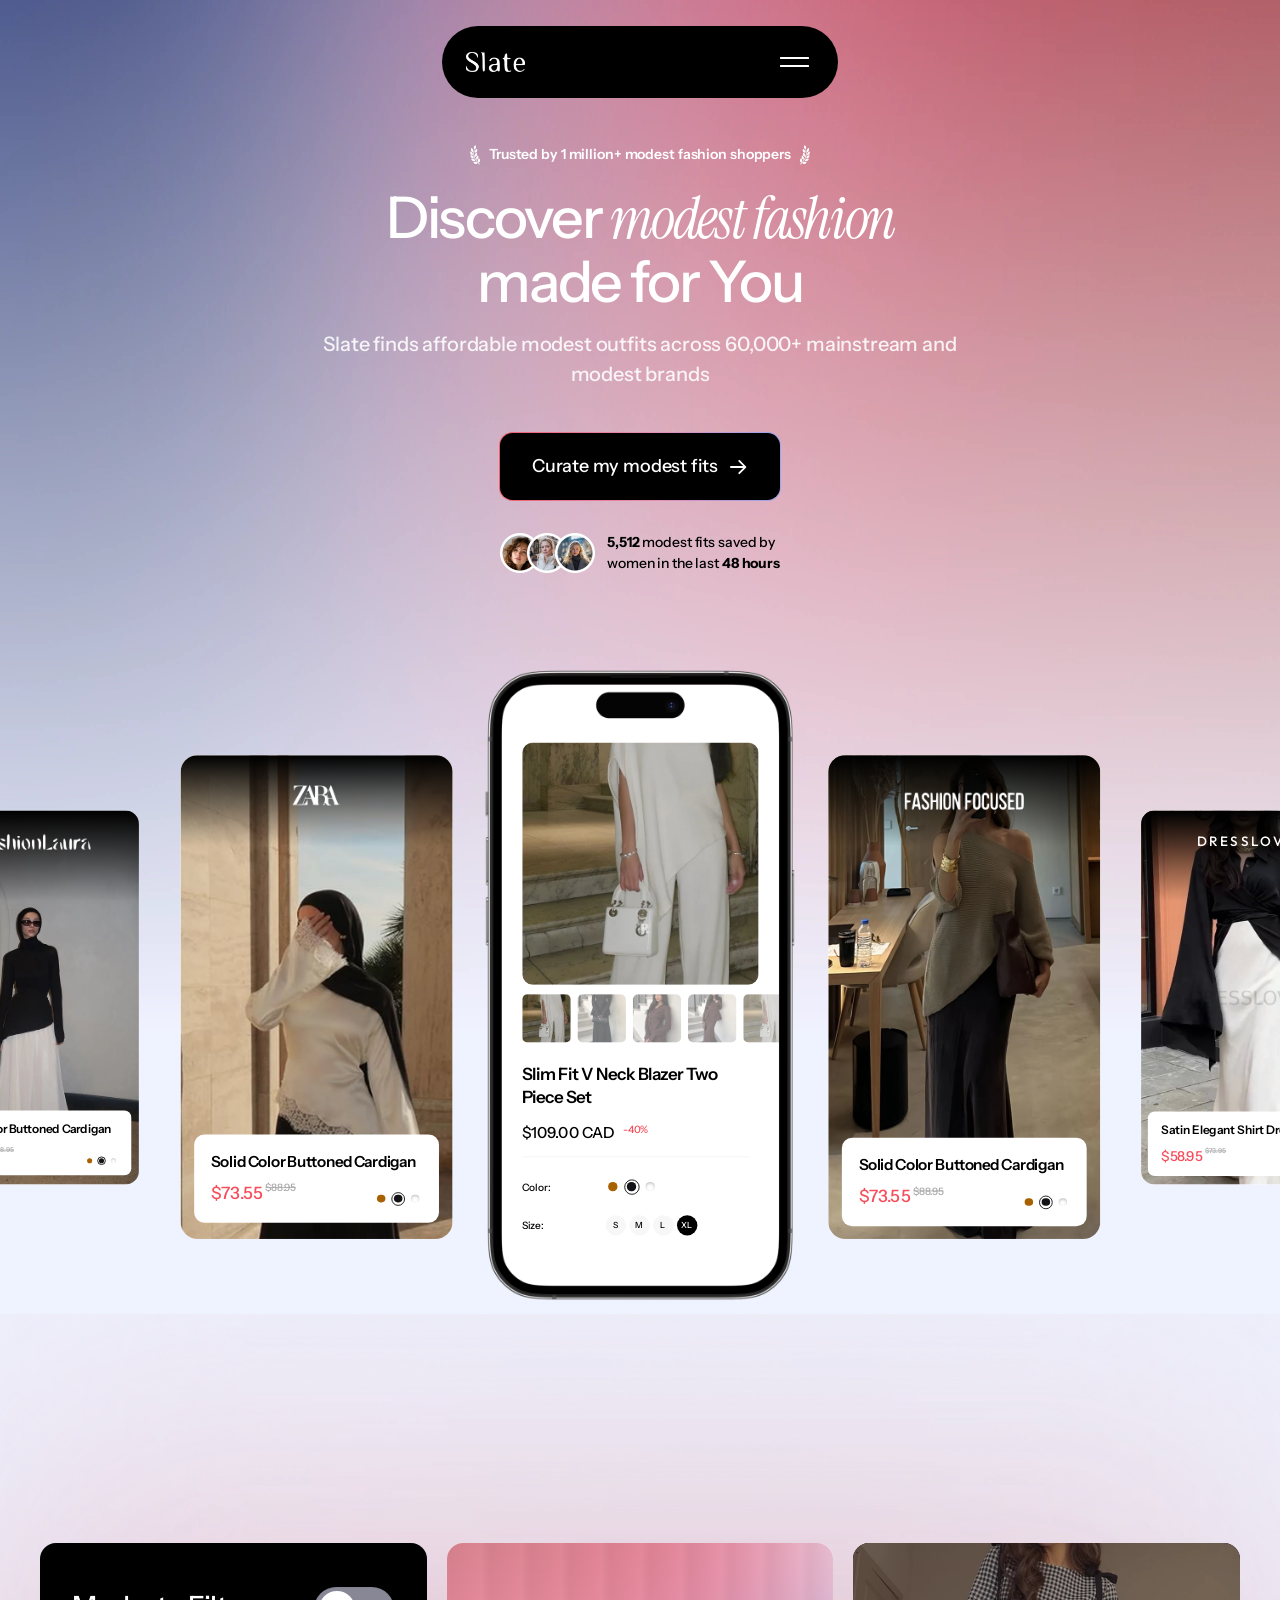
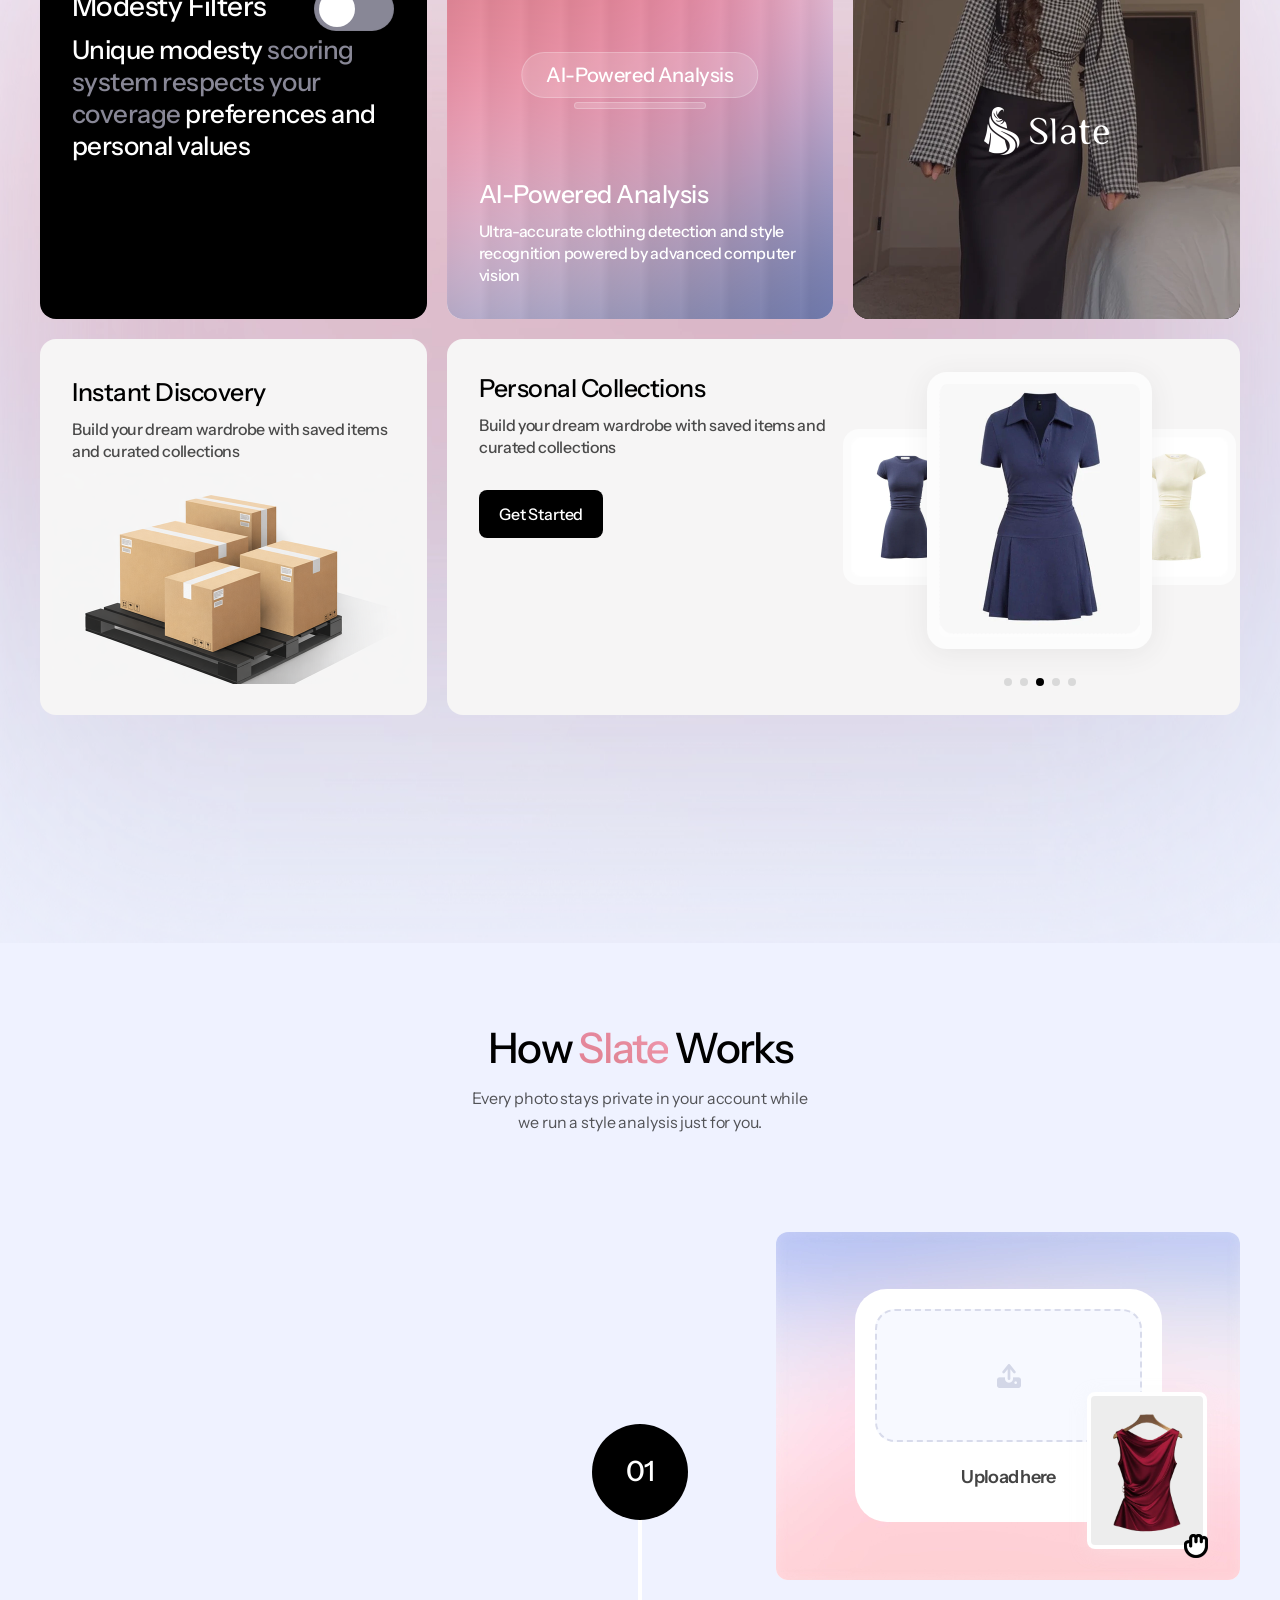
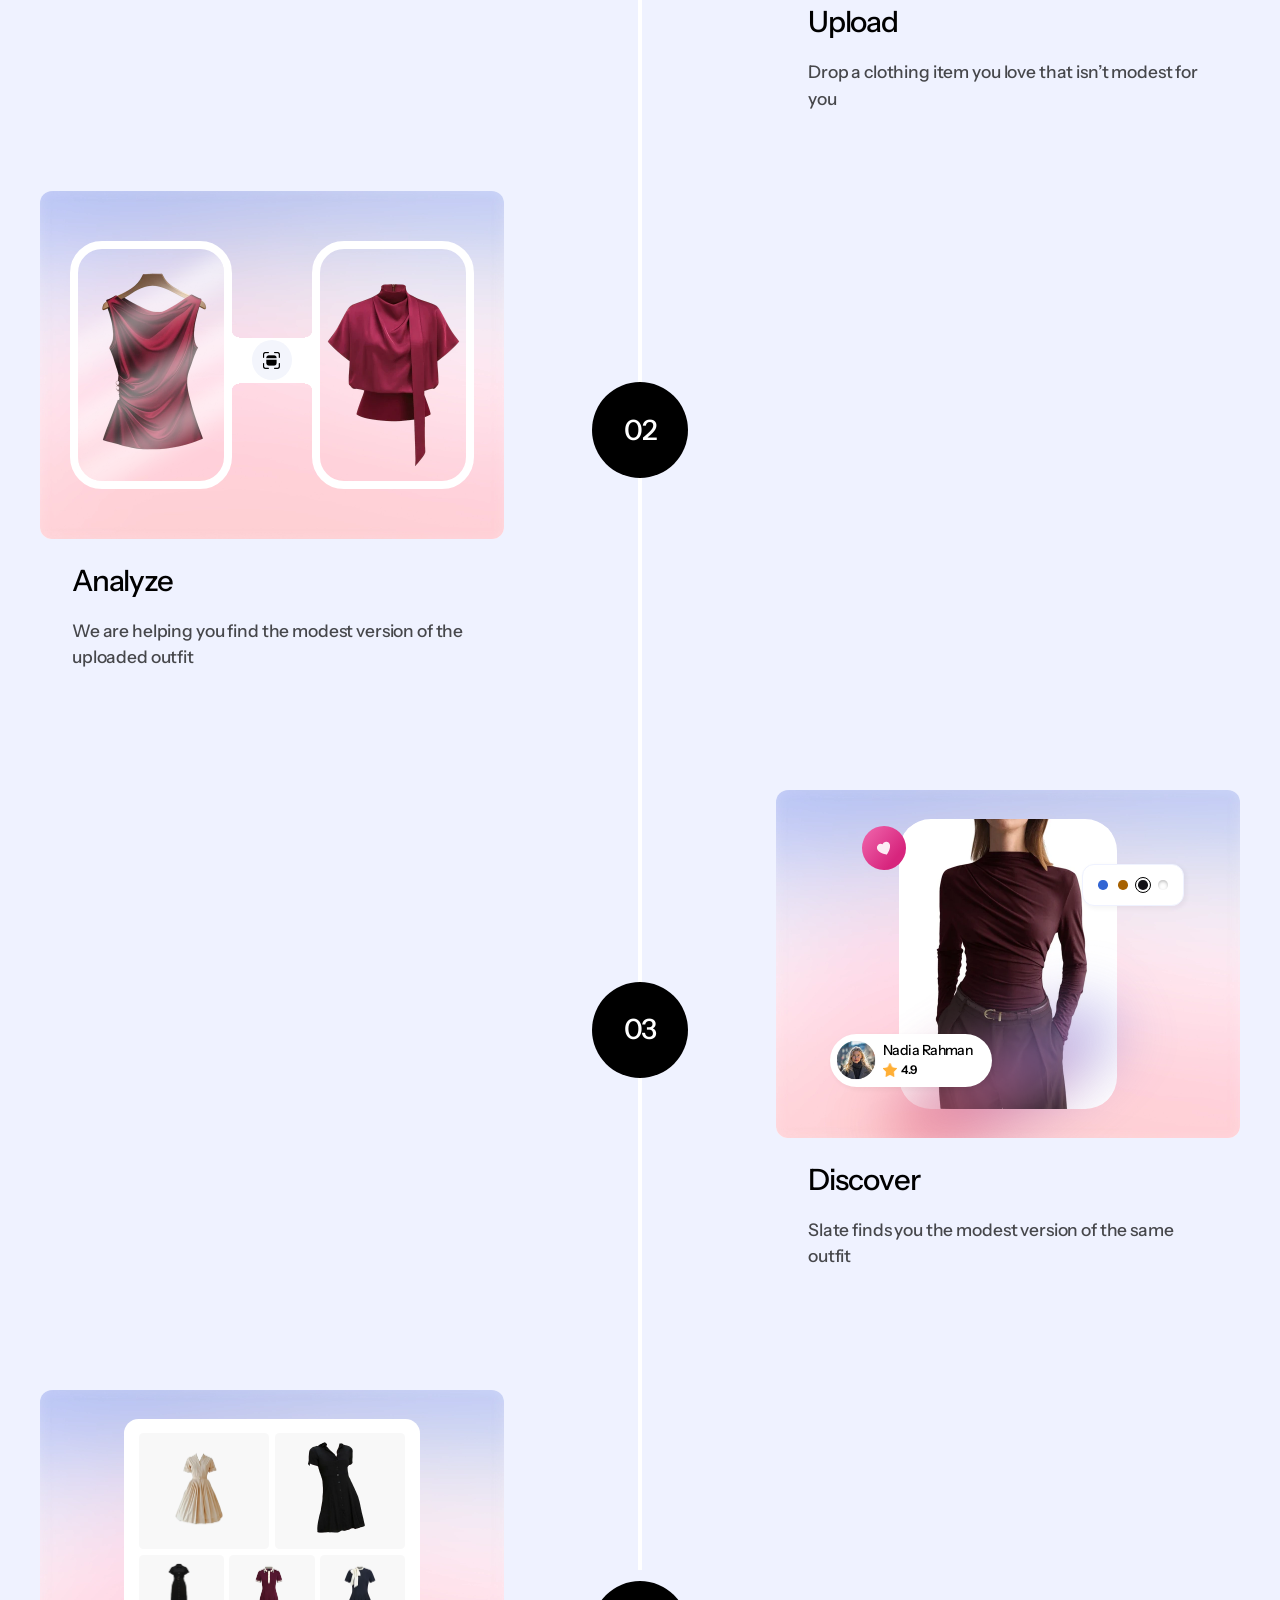
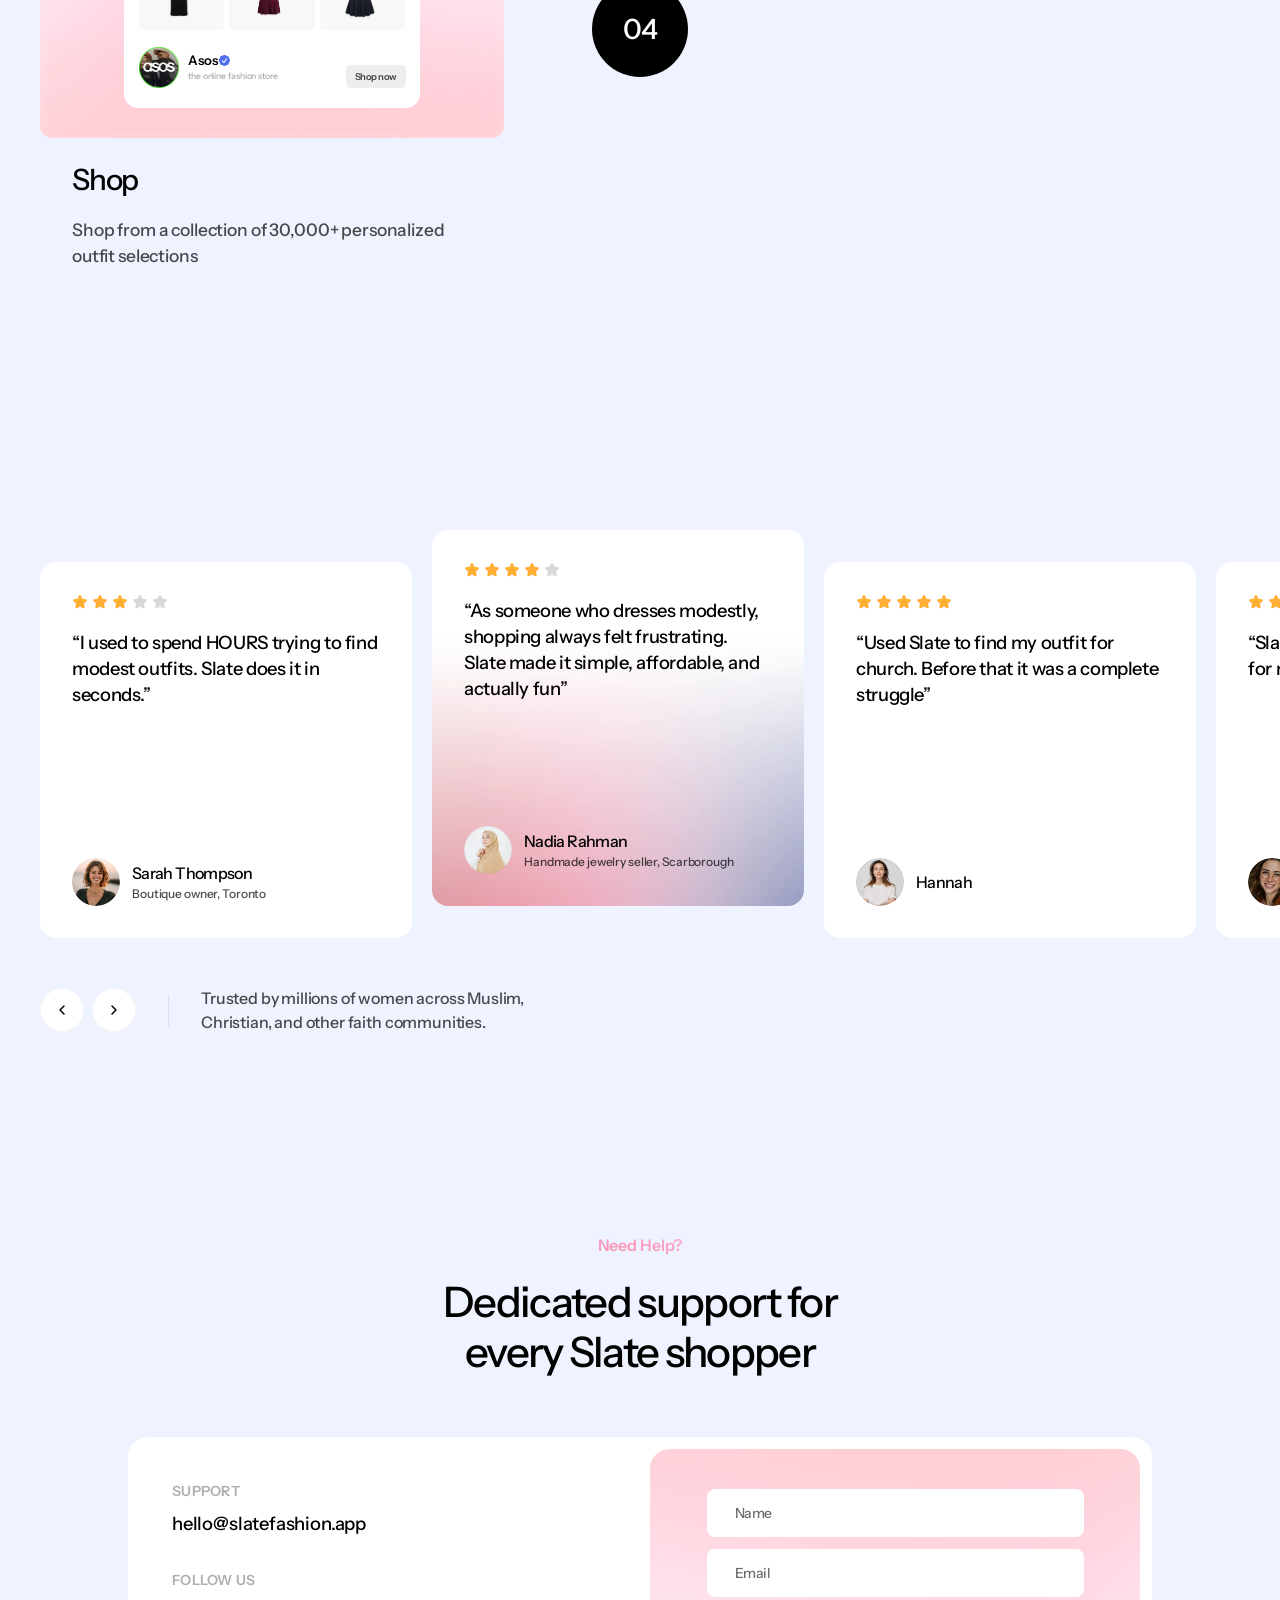
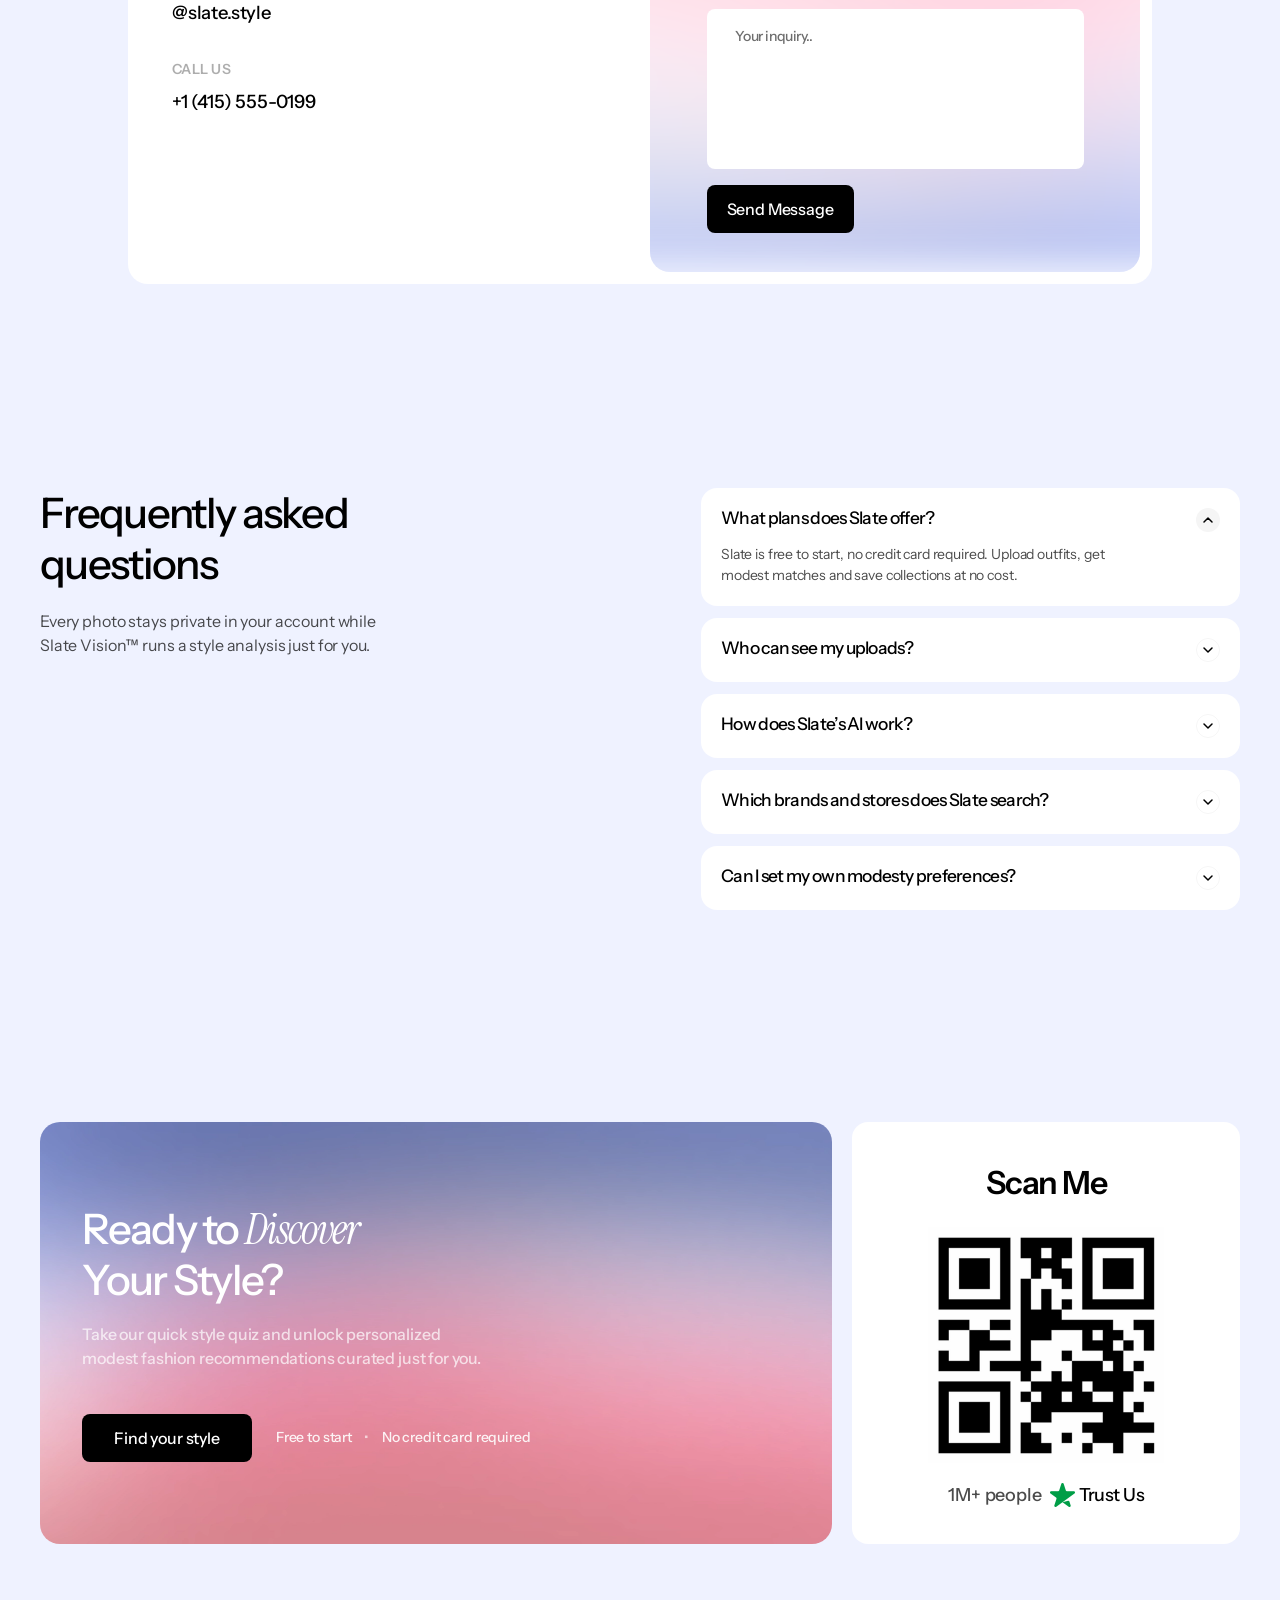
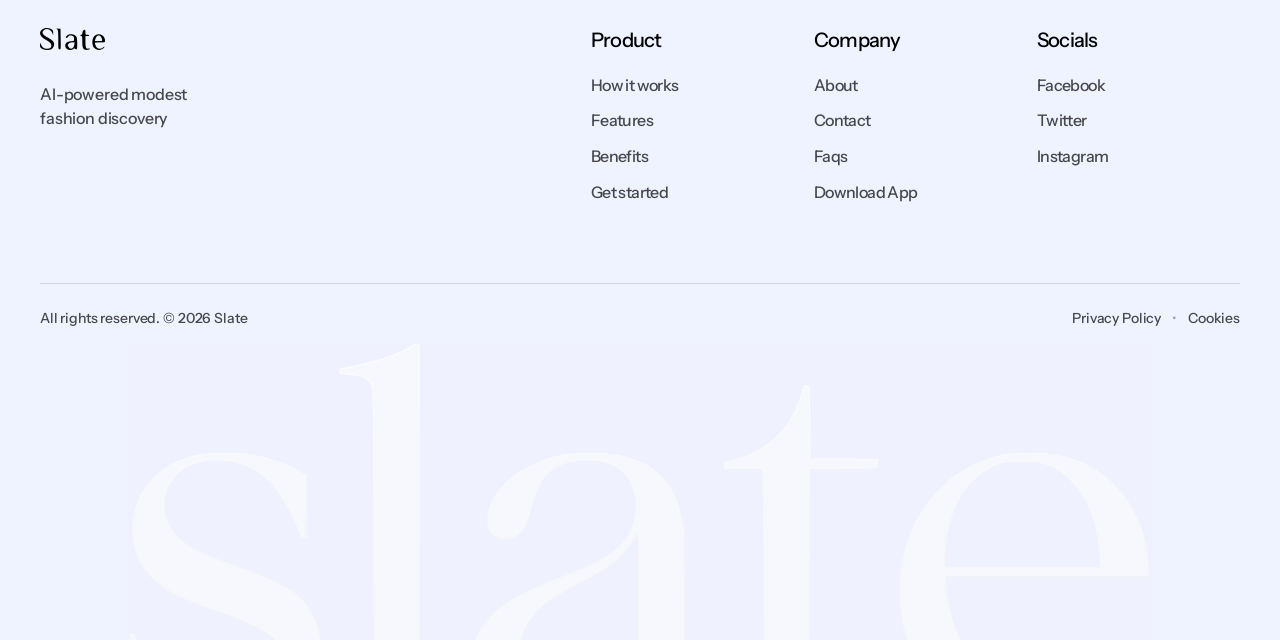
<file: index.html>
<!doctype html>
<html lang="en">
  <head>
    <meta charset="utf-8" />
    <meta name="viewport" content="width=device-width, initial-scale=1" />
    <title>Slate — AI-powered modest fashion discovery</title>
    <meta
      name="description"
      content="Slate finds affordable modest outfits across 60,000+ mainstream and modest brands."
    />
    <link rel="preconnect" href="https://fonts.googleapis.com" />
    <link rel="preconnect" href="https://fonts.gstatic.com" crossorigin />
    <link
      href="https://fonts.googleapis.com/css2?family=Instrument+Sans:wght@400;500;600;700&family=Instrument+Serif:ital@0;1&family=Outfit:wght@500&display=swap"
      rel="stylesheet"
    />
    <link rel="stylesheet" href="css/styles.css" />
  </head>
  <body>
    <!-- Icon sprite -->
    <svg width="0" height="0" style="position: absolute" aria-hidden="true">
      <symbol id="i-star" viewBox="0 0 16 16">
        <path
          d="M7.05 1.6a1.05 1.05 0 0 1 1.9 0l1.53 3.27 3.58.43c.88.1 1.24 1.2.59 1.8l-2.64 2.46.69 3.54c.17.87-.76 1.54-1.53 1.11L8 12.46l-3.17 1.75c-.77.43-1.7-.24-1.53-1.1l.69-3.55L1.35 7.1c-.65-.6-.29-1.69.59-1.8l3.58-.43L7.05 1.6Z"
          fill="currentColor"
        />
      </symbol>
      <symbol id="i-chevron" viewBox="0 0 16 16">
        <path
          d="M4 6l4 4 4-4"
          fill="none"
          stroke="currentColor"
          stroke-width="1.5"
          stroke-linecap="round"
          stroke-linejoin="round"
        />
      </symbol>
      <symbol id="i-arrow" viewBox="0 0 20 20">
        <path
          d="M10.6 3.3a.9.9 0 0 1 1.3 0l6.1 6.1a.9.9 0 0 1 0 1.3l-6.1 6.1a.9.9 0 1 1-1.3-1.3l4.6-4.6H2.9a.9.9 0 1 1 0-1.8h12.3l-4.6-4.6a.9.9 0 0 1 0-1.3Z"
          fill="currentColor"
        />
      </symbol>
    </svg>

    <!-- ============ NAVBAR ============ -->
    <header class="nav" id="nav">
      <div class="nav__pill">
        <a href="#top" class="nav__logo" aria-label="Slate home"
          ><img
            src="assets/logo-wordmark-white.webp"
            alt="Slate"
            width="59"
            height="21"
        /></a>
        <button
          class="nav__toggle"
          id="navToggle"
          aria-expanded="false"
          aria-controls="navMenu"
          aria-label="Open menu"
        >
          <span></span><span></span>
        </button>
      </div>
      <nav class="nav__menu" id="navMenu" aria-label="Main">
        <a href="#features">Features</a>
        <a href="#how-it-works">How it works</a>
        <a href="#testimonials">Testimonials</a>
        <a href="#support">Support</a>
        <a href="#faq">FAQs</a>
        <a href="#get-started" class="nav__menu-cta">Get started</a>
      </nav>
    </header>

    <main id="top">
      <!-- ============ HERO ============ -->
      <section class="hero">
        <div class="hero__bg" aria-hidden="true"></div>

        <div class="hero__content">
          <div class="hero__text">
            <p class="hero__eyebrow">
              <img src="assets/laurel.webp" alt="" width="11" height="20" />
              <span>Trusted by 1 million+ modest fashion shoppers</span>
              <img
                src="assets/laurel.webp"
                alt=""
                width="11"
                height="20"
                class="flip"
              />
            </p>
            <h1 class="hero__title">
              Discover <em>modest fashion</em><br />made for You
            </h1>
            <p class="hero__sub">
              Slate finds affordable modest outfits across 60,000+ mainstream
              and modest brands
            </p>
          </div>

          <div class="hero__actions">
            <a href="#get-started" class="btn-hero">
              Curate my modest fits
              <svg width="20" height="20"><use href="#i-arrow" /></svg>
            </a>
            <div class="proof">
              <div class="proof__avatars">
                <img
                  src="assets/avatar-hero1.webp"
                  alt=""
                  width="40"
                  height="40"
                />
                <img
                  src="assets/avatar-hero2.webp"
                  alt=""
                  width="40"
                  height="40"
                />
                <img
                  src="assets/avatar-hero3.webp"
                  alt=""
                  width="40"
                  height="40"
                />
              </div>
              <p>
                <strong>5,512</strong> modest fits saved by<br />women in the
                last <strong>48 hours</strong>
              </p>
            </div>
          </div>
        </div>

        <!-- Product showcase -->
        <div class="showcase" id="showcase">
          <div class="showcase__stage">
            <article class="pcard pcard--sm" style="--x: 0px; --y: 183px">
              <img
                class="pcard__img"
                src="assets/card-fashionlaura.webp"
                alt="Black turtleneck with a long white skirt"
                loading="lazy"
              />
              <div class="pcard__shade"></div>
              <img
                class="pcard__brand"
                src="assets/brand-fashionlaura.webp"
                alt="FashionLaura"
                style="width: 132px; top: 28px"
              />
              <div class="pcard__info">
                <h3>Solid Color Buttoned Cardigan</h3>
                <div class="pcard__row">
                  <p class="price">$73.55 <s>$88.95</s></p>
                  <span class="swatches"
                    ><i style="--c: #a76100"></i
                    ><i class="on" style="--c: #131217"></i
                    ><i class="w" style="--c: #fff"></i
                  ></span>
                </div>
              </div>
            </article>

            <article class="pcard pcard--lg" style="--x: 296px; --y: 118px">
              <img
                class="pcard__img pcard__img--zara"
                src="assets/card-zara.webp"
                alt="Cream blouse with a long black skirt"
                loading="lazy"
              />
              <div class="pcard__shade"></div>
              <img
                class="pcard__brand"
                src="assets/brand-zara.webp"
                alt="ZARA"
                style="width: 56px; top: 35px"
              />
              <div class="pcard__info">
                <h3>Solid Color Buttoned Cardigan</h3>
                <div class="pcard__row">
                  <p class="price">$73.55 <s>$88.95</s></p>
                  <span class="swatches"
                    ><i style="--c: #a76100"></i
                    ><i class="on" style="--c: #131217"></i
                    ><i class="w" style="--c: #fff"></i
                  ></span>
                </div>
              </div>
            </article>

            <div class="phone" style="--x: 642px; --y: 0px">
              <div class="phone__screen">
                <img
                  class="phone__main"
                  src="assets/phone-product.webp"
                  alt="Ivory two piece blazer set with a white handbag"
                />
                <div class="phone__thumbs">
                  <img src="assets/phone-product.webp" alt="" />
                  <img src="assets/phone-thumb-2.webp" alt="" />
                  <img src="assets/phone-thumb-3.webp" alt="" />
                  <img src="assets/phone-thumb-4.webp" alt="" />
                  <img src="assets/phone-product.webp" alt="" />
                </div>
                <div class="phone__info">
                  <h3>Slim Fit V Neck Blazer Two<br />Piece Set</h3>
                  <p class="phone__price">$109.00 CAD <span>-40%</span></p>
                  <hr />
                  <div class="phone__opt">
                    <span>Color:</span>
                    <span class="swatches swatches--lg"
                      ><i style="--c: #a76100"></i
                      ><i class="on" style="--c: #131217"></i
                      ><i class="w" style="--c: #fff"></i
                    ></span>
                  </div>
                  <div class="phone__opt">
                    <span>Size:</span>
                    <span class="sizes"
                      ><i>S</i><i>M</i><i>L</i><i class="on">XL</i></span
                    >
                  </div>
                </div>
              </div>
              <img
                class="phone__frame"
                src="assets/phone-frame.webp"
                alt=""
                aria-hidden="true"
              />
            </div>

            <article class="pcard pcard--lg" style="--x: 1058px; --y: 118px">
              <img
                class="pcard__img"
                src="assets/card-fashion-focused.webp"
                alt="Olive off-shoulder knit with a long black skirt"
                loading="lazy"
              />
              <div class="pcard__shade"></div>
              <img
                class="pcard__brand"
                src="assets/brand-fashion-focused.webp"
                alt="Fashion Focused"
                style="width: 140px; top: 44px"
              />
              <div class="pcard__info" style="top: 450px">
                <h3>Solid Color Buttoned Cardigan</h3>
                <div class="pcard__row">
                  <p class="price">$73.55 <s>$88.95</s></p>
                  <span class="swatches"
                    ><i style="--c: #a76100"></i
                    ><i class="on" style="--c: #131217"></i
                    ><i class="w" style="--c: #fff"></i
                  ></span>
                </div>
              </div>
            </article>

            <article class="pcard pcard--sm" style="--x: 1426px; --y: 183px">
              <img
                class="pcard__img"
                src="assets/card-dresslova.webp"
                alt="Black wrap blouse with white satin skirt"
                loading="lazy"
              />
              <div class="pcard__shade"></div>
              <span class="pcard__brand pcard__brand--text">DRESSLOVA</span>
              <div class="pcard__info" style="top: 354px">
                <h3>Satin Elegant Shirt Dress Set</h3>
                <div class="pcard__row">
                  <p class="price">$58.95 <s>$73.95</s></p>
                  <span class="swatches"
                    ><i class="on" style="--c: #131217"></i
                    ><i style="--c: #ffa629"></i><i style="--c: #ff3636"></i
                  ></span>
                </div>
              </div>
            </article>
          </div>
        </div>
      </section>

      <!-- ============ BENTO FEATURES ============ -->
      <section class="bento-section" id="features">
        <div class="bento-section__glow" aria-hidden="true"></div>
        <div class="container bento">
          <article class="tile tile--filters reveal">
            <h3>Modesty Filters</h3>
            <p>
              <span>Unique modesty</span> scoring system respects your coverage
              <span>preferences and personal values</span>
            </p>
            <button
              class="switch"
              id="modestySwitch"
              role="switch"
              aria-checked="false"
              aria-label="Toggle modesty filters"
            >
              <span></span>
            </button>
          </article>

          <article class="tile tile--ai reveal">
            <div class="tile--ai__bg" aria-hidden="true"></div>
            <div class="tile--ai__glass" aria-hidden="true">
              <i></i><i></i><i></i><i></i><i></i><i></i><i></i><i></i><i></i
              ><i></i><i></i><i></i><i></i><i></i><i></i><i></i>
            </div>
            <div class="tile--ai__chip" aria-hidden="true">
              AI-Powered Analysis
            </div>
            <div class="tile--ai__bar" aria-hidden="true"></div>
            <div class="tile__text">
              <h3>AI-Powered Analysis</h3>
              <p>
                Ultra-accurate clothing detection and style recognition powered
                by advanced computer vision
              </p>
            </div>
          </article>

          <article class="tile tile--photo reveal">
            <img
              class="tile--photo__img"
              src="assets/bento-photo.webp"
              alt="Woman in a houndstooth top and black satin skirt"
              loading="lazy"
            />
            <img
              class="tile--photo__logo"
              src="assets/logo-hanger.webp"
              alt="Slate"
              width="125"
              height="48"
            />
          </article>

          <article class="tile tile--discovery reveal">
            <div class="tile__text">
              <h3>Instant Discovery</h3>
              <p>
                Build your dream wardrobe with saved items and curated
                collections
              </p>
            </div>
            <div class="tile--discovery__art">
              <img src="assets/bento-boxes.webp" alt="" loading="lazy" />
            </div>
          </article>

          <article class="tile tile--collections reveal">
            <div class="tile--collections__text">
              <div class="tile__text">
                <h3>Personal Collections</h3>
                <p>
                  Build your dream wardrobe with saved items and curated
                  collections
                </p>
              </div>
              <a href="#get-started" class="btn">Get Started</a>
            </div>
            <div
              class="carousel"
              id="collections"
              aria-roledescription="carousel"
              aria-label="Saved collection"
            >
              <div class="carousel__stage">
                <figure class="carousel__item carousel__item--bare">
                  <img
                    src="assets/dress-maroon-polo.webp"
                    alt="Maroon polo knit dress"
                    loading="lazy"
                  />
                </figure>
                <figure class="carousel__item carousel__item--framed">
                  <img
                    src="assets/dress-navy-mini.webp"
                    alt="Navy fitted mini dress"
                    loading="lazy"
                  />
                </figure>
                <figure class="carousel__item carousel__item--polo">
                  <img
                    src="assets/dress-navy-polo.webp"
                    alt="Navy polo collar dress"
                    loading="lazy"
                  />
                </figure>
                <figure class="carousel__item carousel__item--framed">
                  <img
                    src="assets/dress-cream.webp"
                    alt="Cream fitted mini dress"
                    loading="lazy"
                  />
                </figure>
                <figure class="carousel__item carousel__item--bare">
                  <img
                    src="assets/dress-navy-bow.webp"
                    alt="Navy pleated dress with a bow collar"
                    loading="lazy"
                  />
                </figure>
              </div>
              <div class="carousel__dots" role="tablist">
                <button role="tab" aria-label="Item 1"></button>
                <button role="tab" aria-label="Item 2"></button>
                <button role="tab" aria-label="Item 3"></button>
                <button role="tab" aria-label="Item 4"></button>
                <button role="tab" aria-label="Item 5"></button>
              </div>
            </div>
          </article>
        </div>
      </section>

      <!-- ============ HOW IT WORKS ============ -->
      <section class="how" id="how-it-works">
        <header class="section-head reveal">
          <h2>How <span class="text-fill-pink">Slate</span> Works</h2>
          <p>
            Every photo stays private in your account while<br />we run a style
            analysis just for you.
          </p>
        </header>

        <div class="container steps" id="steps">
          <div class="steps__line" aria-hidden="true">
            <div class="steps__progress" id="stepsProgress"></div>
          </div>

          <!-- 01 -->
          <div class="step step--right">
            <div class="step__num">01</div>
            <div class="step__body reveal">
              <div class="step__card" data-fit="464">
                <div class="step__art">
                  <div class="step__card-bg" aria-hidden="true"></div>
                  <div class="s1-box">
                    <div class="s1-drop">
                      <img
                        src="assets/icon-upload.webp"
                        alt=""
                        width="24"
                        height="24"
                      />
                    </div>
                    <span>Upload here</span>
                  </div>
                  <img
                    class="s1-thumb"
                    src="assets/top-draped.webp"
                    alt="Burgundy draped sleeveless top"
                    loading="lazy"
                  />
                  <img
                    class="s1-hand"
                    src="assets/icon-hand.webp"
                    alt=""
                    width="24"
                    height="24"
                  />
                </div>
              </div>
              <h3>Upload</h3>
              <p>Drop a clothing item you love that isn’t modest for you</p>
            </div>
          </div>

          <!-- 02 -->
          <div class="step step--left">
            <div class="step__num">02</div>
            <div class="step__body reveal">
              <div class="step__card" data-fit="464">
                <div class="step__art">
                  <div class="step__card-bg" aria-hidden="true"></div>
                  <div class="s2-frame s2-frame--a">
                    <img
                      src="assets/top-draped.webp"
                      alt="Original sleeveless draped top"
                      loading="lazy"
                    />
                    <i class="s2-shine" style="left: -34.6px; top: 51.35px"></i
                    ><i
                      class="s2-shine"
                      style="left: -25.6px; top: 118.35px"
                    ></i
                    ><i
                      class="s2-shine"
                      style="left: -14.6px; top: 168.35px"
                    ></i>
                  </div>
                  <div class="s2-link" aria-hidden="true">
                    <span
                      ><img
                        src="assets/icon-convert.webp"
                        alt=""
                        width="17"
                        height="17"
                    /></span>
                  </div>
                  <div class="s2-frame s2-frame--b">
                    <img
                      src="assets/top-wrap.webp"
                      alt="Modest wrap blouse with sleeves"
                      loading="lazy"
                    />
                  </div>
                </div>
              </div>
              <h3>Analyze</h3>
              <p>
                We are helping you find the modest version of the uploaded
                outfit
              </p>
            </div>
          </div>

          <!-- 03 -->
          <div class="step step--right">
            <div class="step__num">03</div>
            <div class="step__body reveal">
              <div class="step__card" data-fit="464">
                <div class="step__art">
                  <div class="step__card-bg" aria-hidden="true"></div>
                  <i class="s3-glow" aria-hidden="true"></i>
                  <img
                    class="s3-model"
                    src="assets/model-maroon.webp"
                    alt="Woman in a fitted burgundy long-sleeve top"
                    loading="lazy"
                  />
                  <span class="s3-heart" aria-hidden="true"
                    ><svg viewBox="0 0 20 20" width="20" height="20">
                      <path
                        d="M10 17.2s-6.8-4-6.8-8.8A3.9 3.9 0 0 1 10 6a3.9 3.9 0 0 1 6.8 2.4c0 4.8-6.8 8.8-6.8 8.8Z"
                        fill="#fff"
                        fill-opacity=".9"
                      /></svg
                  ></span>
                  <div class="s3-colors" aria-hidden="true">
                    <span class="swatches"
                      ><i style="--c: #3265d4"></i><i style="--c: #a76100"></i
                      ><i class="on" style="--c: #131217"></i
                      ><i class="w" style="--c: #fff"></i
                    ></span>
                  </div>
                  <div class="s3-creator">
                    <img
                      src="assets/avatar-hero3.webp"
                      alt=""
                      width="44"
                      height="44"
                    />
                    <div>
                      <strong>Nadia Rahman</strong
                      ><span
                        ><img
                          src="assets/rating-star.webp"
                          alt=""
                          width="14"
                          height="14"
                        />
                        4.9</span
                      >
                    </div>
                  </div>
                </div>
              </div>
              <h3>Discover</h3>
              <p>Slate finds you the modest version of the same outfit</p>
            </div>
          </div>

          <!-- 04 -->
          <div class="step step--left">
            <div class="step__num">04</div>
            <div class="step__body reveal">
              <div class="step__card" data-fit="464">
                <div class="step__art">
                  <div class="step__card-bg" aria-hidden="true"></div>
                  <div class="s4-shop">
                    <div class="s4-grid s4-grid--2">
                      <span
                        ><img
                          src="assets/shop-1.webp"
                          alt="Cream pleated dress"
                          loading="lazy"
                          style="width: 63.7px; left: 29.75px"
                      /></span>
                      <span
                        ><img
                          src="assets/shop-2.webp"
                          alt="Black wrap dress"
                          loading="lazy"
                          style="width: 108.8px; left: 7.26px"
                      /></span>
                    </div>
                    <div class="s4-grid s4-grid--3">
                      <span
                        ><img
                          src="assets/shop-3.webp"
                          alt="Black button-down midi dress"
                          loading="lazy"
                          style="width: 44.1px; left: 18.14px; top: 6.53px"
                      /></span>
                      <span
                        ><img
                          src="assets/shop-4.webp"
                          alt="Maroon polo dress"
                          loading="lazy"
                          style="width: 53.3px; left: 13.06px"
                      /></span>
                      <span
                        ><img
                          src="assets/shop-5.webp"
                          alt="Navy dress with bow collar"
                          loading="lazy"
                          style="width: 53.9px; left: 13.06px; top: 2.18px"
                      /></span>
                    </div>
                    <div class="s4-store">
                      <img
                        class="s4-store__logo"
                        src="assets/asos.webp"
                        alt=""
                        width="41"
                        height="41"
                      />
                      <div>
                        <strong
                          >Asos
                          <img
                            src="assets/icon-verified.webp"
                            alt="Verified"
                            width="11"
                            height="11"
                        /></strong>
                        <span>The online fashion store</span>
                      </div>
                      <a href="#get-started" class="s4-store__btn">Shop now</a>
                    </div>
                  </div>
                </div>
              </div>
              <h3>Shop</h3>
              <p>
                Shop from a collection of 30,000+ personalized outfit selections
              </p>
            </div>
          </div>
        </div>
      </section>

      <!-- ============ TESTIMONIALS ============ -->
      <section class="reviews" id="testimonials">
        <div
          class="reviews__track"
          id="reviewsTrack"
          tabindex="0"
          aria-label="Customer reviews"
        >
          <article class="review">
            <div class="stars" aria-label="3 out of 5 stars">
              <svg class="on"><use href="#i-star" /></svg
              ><svg class="on"><use href="#i-star" /></svg
              ><svg class="on"><use href="#i-star" /></svg
              ><svg><use href="#i-star" /></svg
              ><svg><use href="#i-star" /></svg>
            </div>
            <blockquote>
              “I used to spend HOURS trying to find modest outfits. Slate does
              it in seconds.”
            </blockquote>
            <footer class="review__author">
              <img
                src="assets/avatar-sarah.webp"
                alt=""
                width="48"
                height="48"
              />
              <div>
                <strong>Sarah Thompson</strong
                ><span>Boutique owner, Toronto</span>
              </div>
            </footer>
          </article>
          <article class="review review--featured">
            <div class="review__glow" aria-hidden="true"></div>
            <div class="stars" aria-label="4 out of 5 stars">
              <svg class="on"><use href="#i-star" /></svg
              ><svg class="on"><use href="#i-star" /></svg
              ><svg class="on"><use href="#i-star" /></svg
              ><svg class="on"><use href="#i-star" /></svg
              ><svg><use href="#i-star" /></svg>
            </div>
            <blockquote>
              “As someone who dresses modestly, shopping always felt
              frustrating. Slate made it simple, affordable, and actually fun”
            </blockquote>
            <footer class="review__author">
              <img
                src="assets/avatar-nadia.webp"
                alt=""
                width="48"
                height="48"
              />
              <div>
                <strong>Nadia Rahman</strong
                ><span>Handmade jewelry seller, Scarborough</span>
              </div>
            </footer>
          </article>
          <article class="review">
            <div class="stars" aria-label="5 out of 5 stars">
              <svg class="on"><use href="#i-star" /></svg
              ><svg class="on"><use href="#i-star" /></svg
              ><svg class="on"><use href="#i-star" /></svg
              ><svg class="on"><use href="#i-star" /></svg
              ><svg class="on"><use href="#i-star" /></svg>
            </div>
            <blockquote>
              “Used Slate to find my outfit for church. Before that it was a
              complete struggle”
            </blockquote>
            <footer class="review__author">
              <img
                src="assets/avatar-hannah.webp"
                alt=""
                width="48"
                height="48"
              />
              <div><strong>Hannah</strong></div>
            </footer>
          </article>
          <article class="review">
            <div class="stars" aria-label="4 out of 5 stars">
              <svg class="on"><use href="#i-star" /></svg
              ><svg class="on"><use href="#i-star" /></svg
              ><svg class="on"><use href="#i-star" /></svg
              ><svg class="on"><use href="#i-star" /></svg
              ><svg><use href="#i-star" /></svg>
            </div>
            <blockquote>
              “Slate made mainstream brands work for my modest style”
            </blockquote>
            <footer class="review__author">
              <img src="assets/avatar-nada.webp" alt="" width="48" height="48" />
              <div><strong>Nada Aly</strong></div>
            </footer>
          </article>
          <article class="review">
            <div class="stars" aria-label="5 out of 5 stars">
              <svg class="on"><use href="#i-star" /></svg
              ><svg class="on"><use href="#i-star" /></svg
              ><svg class="on"><use href="#i-star" /></svg
              ><svg class="on"><use href="#i-star" /></svg
              ><svg class="on"><use href="#i-star" /></svg>
            </div>
            <blockquote>
              “Love that Slate works for women across different faiths and
              styles.”
            </blockquote>
            <footer class="review__author">
              <img
                src="assets/avatar-jasleen.webp"
                alt=""
                width="48"
                height="48"
              />
              <div>
                <strong>Jasleen Gill</strong
                ><span>Business owner, Brampton</span>
              </div>
            </footer>
          </article>
        </div>

        <div class="container reviews__controls">
          <div class="reviews__btns">
            <button
              class="circle-btn"
              id="reviewsPrev"
              aria-label="Previous reviews"
            >
              <svg width="16" height="16" style="transform: rotate(90deg)">
                <use href="#i-chevron" />
              </svg>
            </button>
            <button
              class="circle-btn"
              id="reviewsNext"
              aria-label="Next reviews"
            >
              <svg width="16" height="16" style="transform: rotate(-90deg)">
                <use href="#i-chevron" />
              </svg>
            </button>
          </div>
          <span class="reviews__divider" aria-hidden="true"></span>
          <p>
            Trusted by millions of women across Muslim, Christian, and other
            faith communities.
          </p>
        </div>
      </section>

      <!-- ============ SUPPORT ============ -->
      <section class="support" id="support">
        <header class="section-head reveal">
          <p class="eyebrow-help">
            <span class="text-fill-help">Need Help?</span>
          </p>
          <h2>Dedicated support for<br />every Slate shopper</h2>
        </header>

        <div class="support__card reveal">
          <dl class="support__info">
            <div>
              <dt>Support</dt>
              <dd>
                <a href="mailto:hello@slatefashion.app"
                  >hello@slatefashion.app</a
                >
              </dd>
            </div>
            <div>
              <dt>Follow us</dt>
              <dd><a href="#">@slate.style</a></dd>
            </div>
            <div>
              <dt>Call us</dt>
              <dd><a href="tel:+14155550199">+1 (415) 555-0199</a></dd>
            </div>
          </dl>

          <div class="support__form-wrap">
            <div class="support__form-bg" aria-hidden="true"></div>
            <form class="support__form" id="contactForm" novalidate>
              <label class="sr-only" for="cf-name">Name</label>
              <input
                id="cf-name"
                name="name"
                type="text"
                placeholder="Name"
                autocomplete="name"
                required
              />
              <label class="sr-only" for="cf-email">Email</label>
              <input
                id="cf-email"
                name="email"
                type="email"
                placeholder="Email"
                autocomplete="email"
                required
              />
              <label class="sr-only" for="cf-msg">Your inquiry</label>
              <textarea
                id="cf-msg"
                name="message"
                placeholder="Your inquiry.."
                required
              ></textarea>
              <div class="support__form-foot">
                <button type="submit" class="btn">Send Message</button>
                <p
                  class="support__status"
                  id="formStatus"
                  role="status"
                  aria-live="polite"
                ></p>
              </div>
            </form>
          </div>
        </div>
      </section>

      <!-- ============ FAQ ============ -->
      <section class="faq" id="faq">
        <div class="container faq__inner">
          <header class="faq__head reveal">
            <h2>Frequently asked<br />questions</h2>
            <p>
              Every photo stays private in your account while Slate Vision™ runs
              a style analysis just for you.
            </p>
          </header>

          <div class="faq__list" id="faqList">
            <div class="faq__item is-open">
              <button
                class="faq__q"
                aria-expanded="true"
                aria-controls="faq-a1"
                id="faq-q1"
              >
                <span>What plans does Slate offer?</span>
                <i class="faq__icon"
                  ><svg width="16" height="16"><use href="#i-chevron" /></svg
                ></i>
              </button>
              <div
                class="faq__a"
                id="faq-a1"
                role="region"
                aria-labelledby="faq-q1"
              >
                <div>
                  <p>
                    Slate is free to start, no credit card required. Upload
                    outfits, get modest matches and save collections at no cost.
                  </p>
                </div>
              </div>
            </div>
            <div class="faq__item">
              <button
                class="faq__q"
                aria-expanded="false"
                aria-controls="faq-a2"
                id="faq-q2"
              >
                <span>Who can see my uploads?</span>
                <i class="faq__icon"
                  ><svg width="16" height="16"><use href="#i-chevron" /></svg
                ></i>
              </button>
              <div
                class="faq__a"
                id="faq-a2"
                role="region"
                aria-labelledby="faq-q2"
              >
                <div>
                  <p>
                    Only you. Every photo stays private in your account while
                    Slate Vision™ runs a style analysis just for you.
                  </p>
                </div>
              </div>
            </div>
            <div class="faq__item">
              <button
                class="faq__q"
                aria-expanded="false"
                aria-controls="faq-a3"
                id="faq-q3"
              >
                <span>How does Slate’s AI work?</span>
                <i class="faq__icon"
                  ><svg width="16" height="16"><use href="#i-chevron" /></svg
                ></i>
              </button>
              <div
                class="faq__a"
                id="faq-a3"
                role="region"
                aria-labelledby="faq-q3"
              >
                <div>
                  <p>
                    Slate Vision™ detects the garment’s cut, colour and fabric,
                    then scores coverage against your modesty preferences to
                    find the closest modest match across 60,000+ brands.
                  </p>
                </div>
              </div>
            </div>
            <div class="faq__item">
              <button
                class="faq__q"
                aria-expanded="false"
                aria-controls="faq-a4"
                id="faq-q4"
              >
                <span>Which brands and stores does Slate search?</span>
                <i class="faq__icon"
                  ><svg width="16" height="16"><use href="#i-chevron" /></svg
                ></i>
              </button>
              <div
                class="faq__a"
                id="faq-a4"
                role="region"
                aria-labelledby="faq-q4"
              >
                <div>
                  <p>
                    Both mainstream and modest fashion brands, from high-street
                    names to independent boutiques, so you can shop the looks
                    you love at prices that work for you.
                  </p>
                </div>
              </div>
            </div>
            <div class="faq__item">
              <button
                class="faq__q"
                aria-expanded="false"
                aria-controls="faq-a5"
                id="faq-q5"
              >
                <span>Can I set my own modesty preferences?</span>
                <i class="faq__icon"
                  ><svg width="16" height="16"><use href="#i-chevron" /></svg
                ></i>
              </button>
              <div
                class="faq__a"
                id="faq-a5"
                role="region"
                aria-labelledby="faq-q5"
              >
                <div>
                  <p>
                    Yes. Modesty Filters let you choose sleeve length, neckline,
                    hemline, fit and sheerness, and every recommendation is
                    scored against your coverage preferences and personal
                    values.
                  </p>
                </div>
              </div>
            </div>
          </div>
        </div>
      </section>
    </main>

    <!-- ============ FOOTER ============ -->
    <footer class="footer" id="get-started">
      <div class="container footer__cta">
        <div class="cta reveal">
          <h2>Ready to <em>Discover</em><br />Your Style?</h2>
          <p>
            Take our quick style quiz and unlock personalized modest fashion
            recommendations curated just for you.
          </p>
          <div class="cta__actions">
            <a href="#" class="btn">Find your style</a>
            <span class="cta__note"
              >Free to start <i>•</i> No credit card required</span
            >
          </div>
        </div>
        <div class="scan reveal">
          <h3>Scan Me</h3>
          <img
            src="assets/qr-code.webp"
            alt="QR code to download the Slate app"
            width="236"
            height="236"
            loading="lazy"
          />
          <p>
            <span>1M+ people</span>
            <img
              src="assets/icon-trust-star.webp"
              alt=""
              width="25"
              height="24"
            />
            <strong>Trust Us</strong>
          </p>
        </div>
      </div>

      <div class="container footer__main">
        <div class="footer__brand">
          <img
            src="assets/logo-wordmark.webp"
            alt="Slate"
            width="65"
            height="23"
          />
          <p>AI-powered modest<br />fashion discovery</p>
        </div>
        <nav class="footer__cols" aria-label="Footer">
          <div>
            <h4>Product</h4>
            <a href="#how-it-works">How it works</a>
            <a href="#features">Features</a>
            <a href="#testimonials">Benefits</a>
            <a href="#get-started">Get started</a>
          </div>
          <div>
            <h4>Company</h4>
            <a href="#">About</a>
            <a href="#support">Contact</a>
            <a href="#faq">Faqs</a>
            <a href="#get-started">Download App</a>
          </div>
          <div>
            <h4>Socials</h4>
            <a href="#">Facebook</a>
            <a href="#">Twitter</a>
            <a href="#">Instagram</a>
          </div>
        </nav>
      </div>

      <div class="container footer__bottom">
        <p>All rights reserved. © 2026 Slate</p>
        <p><a href="#">Privacy Policy</a> <i>•</i> <a href="#">Cookies</a></p>
      </div>

      <div class="footer__mark" aria-hidden="true">
        <img src="assets/watermark.webp" alt="" />
      </div>
    </footer>

    <script src="js/main.js"></script>
  </body>
</html>
</file>
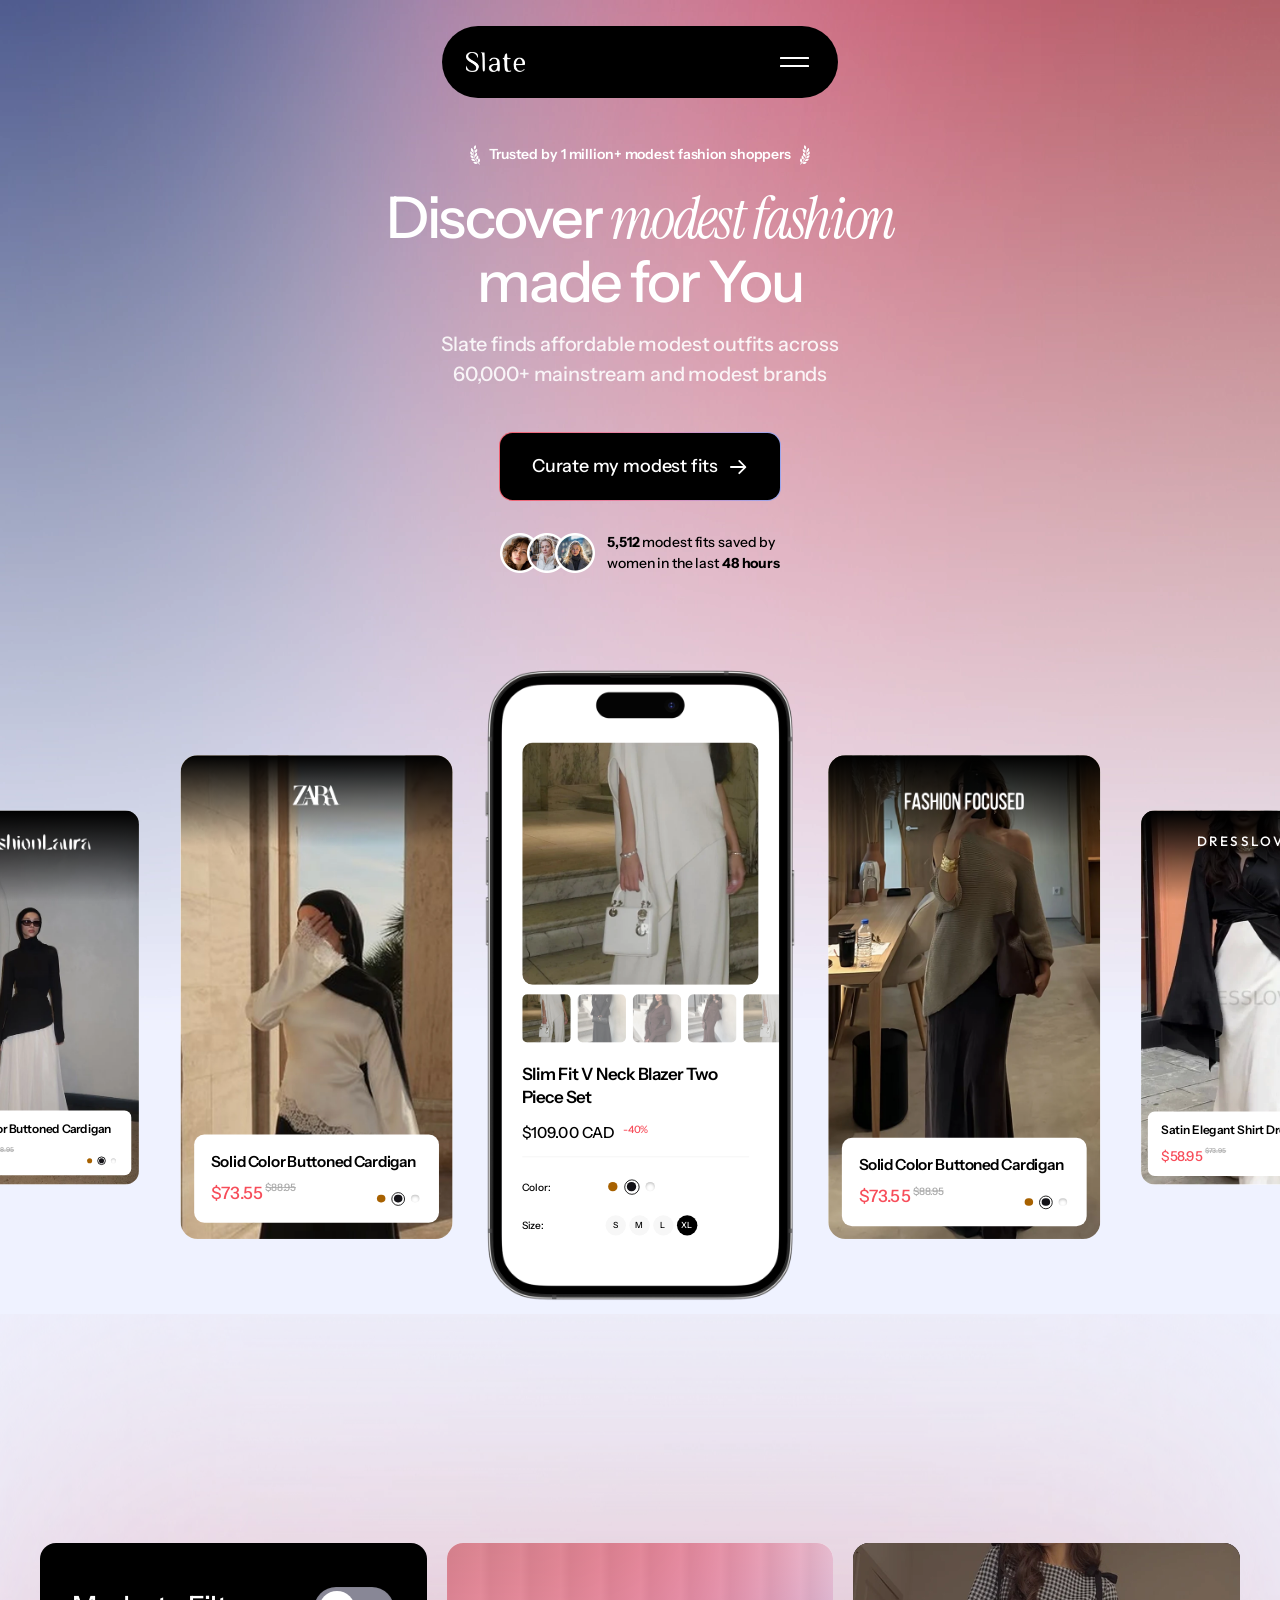
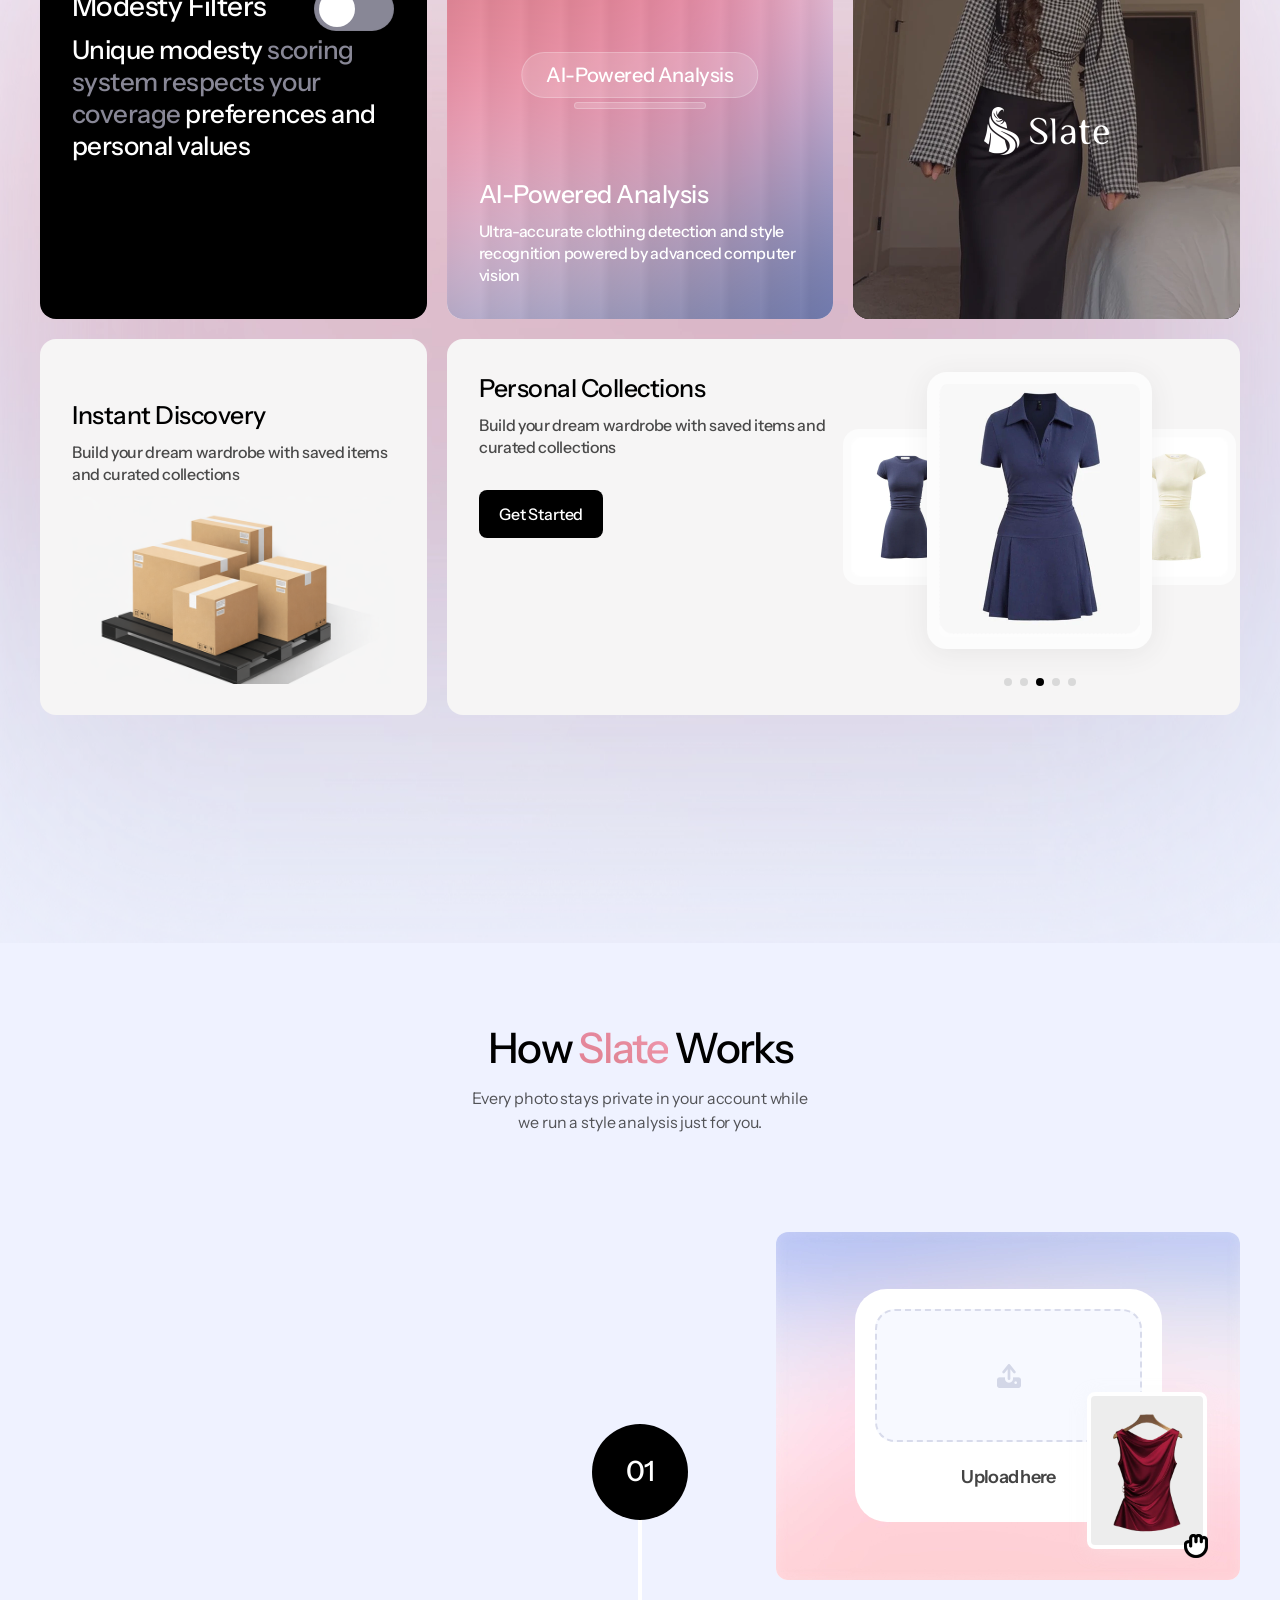
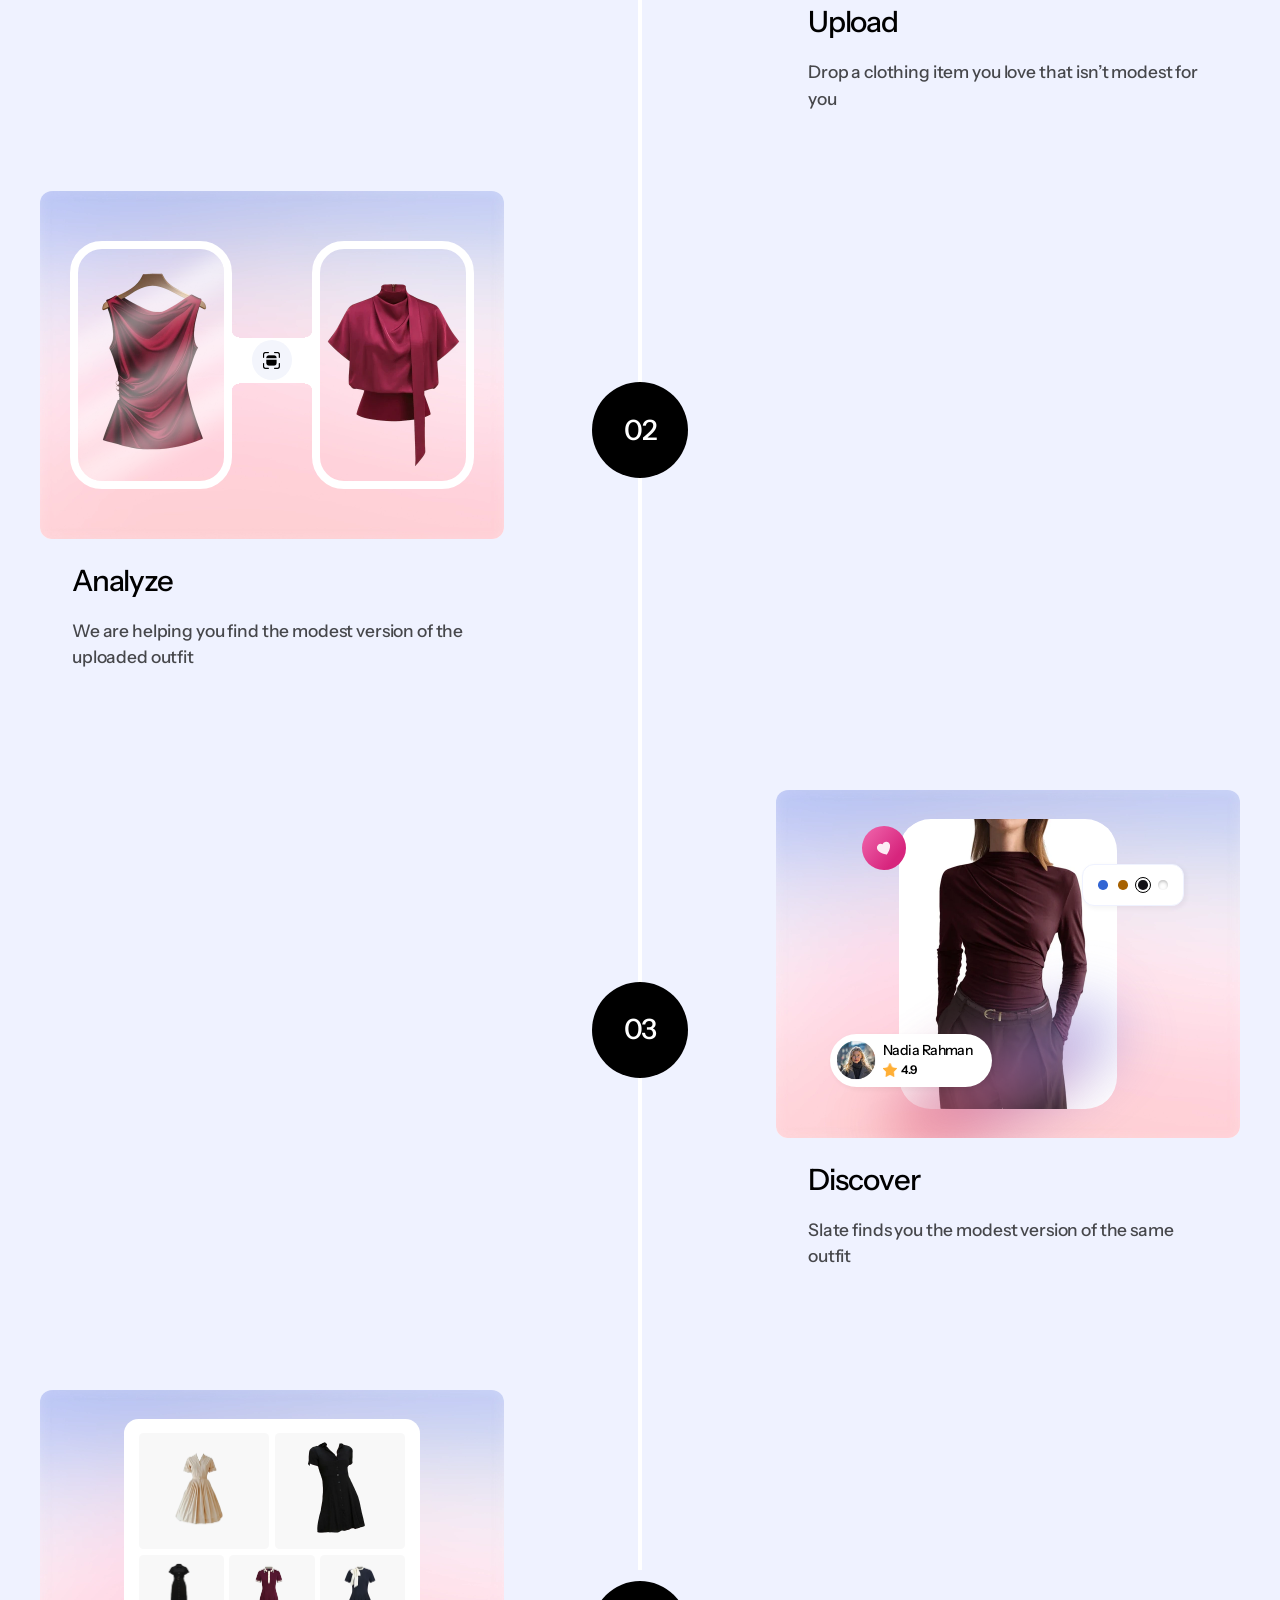
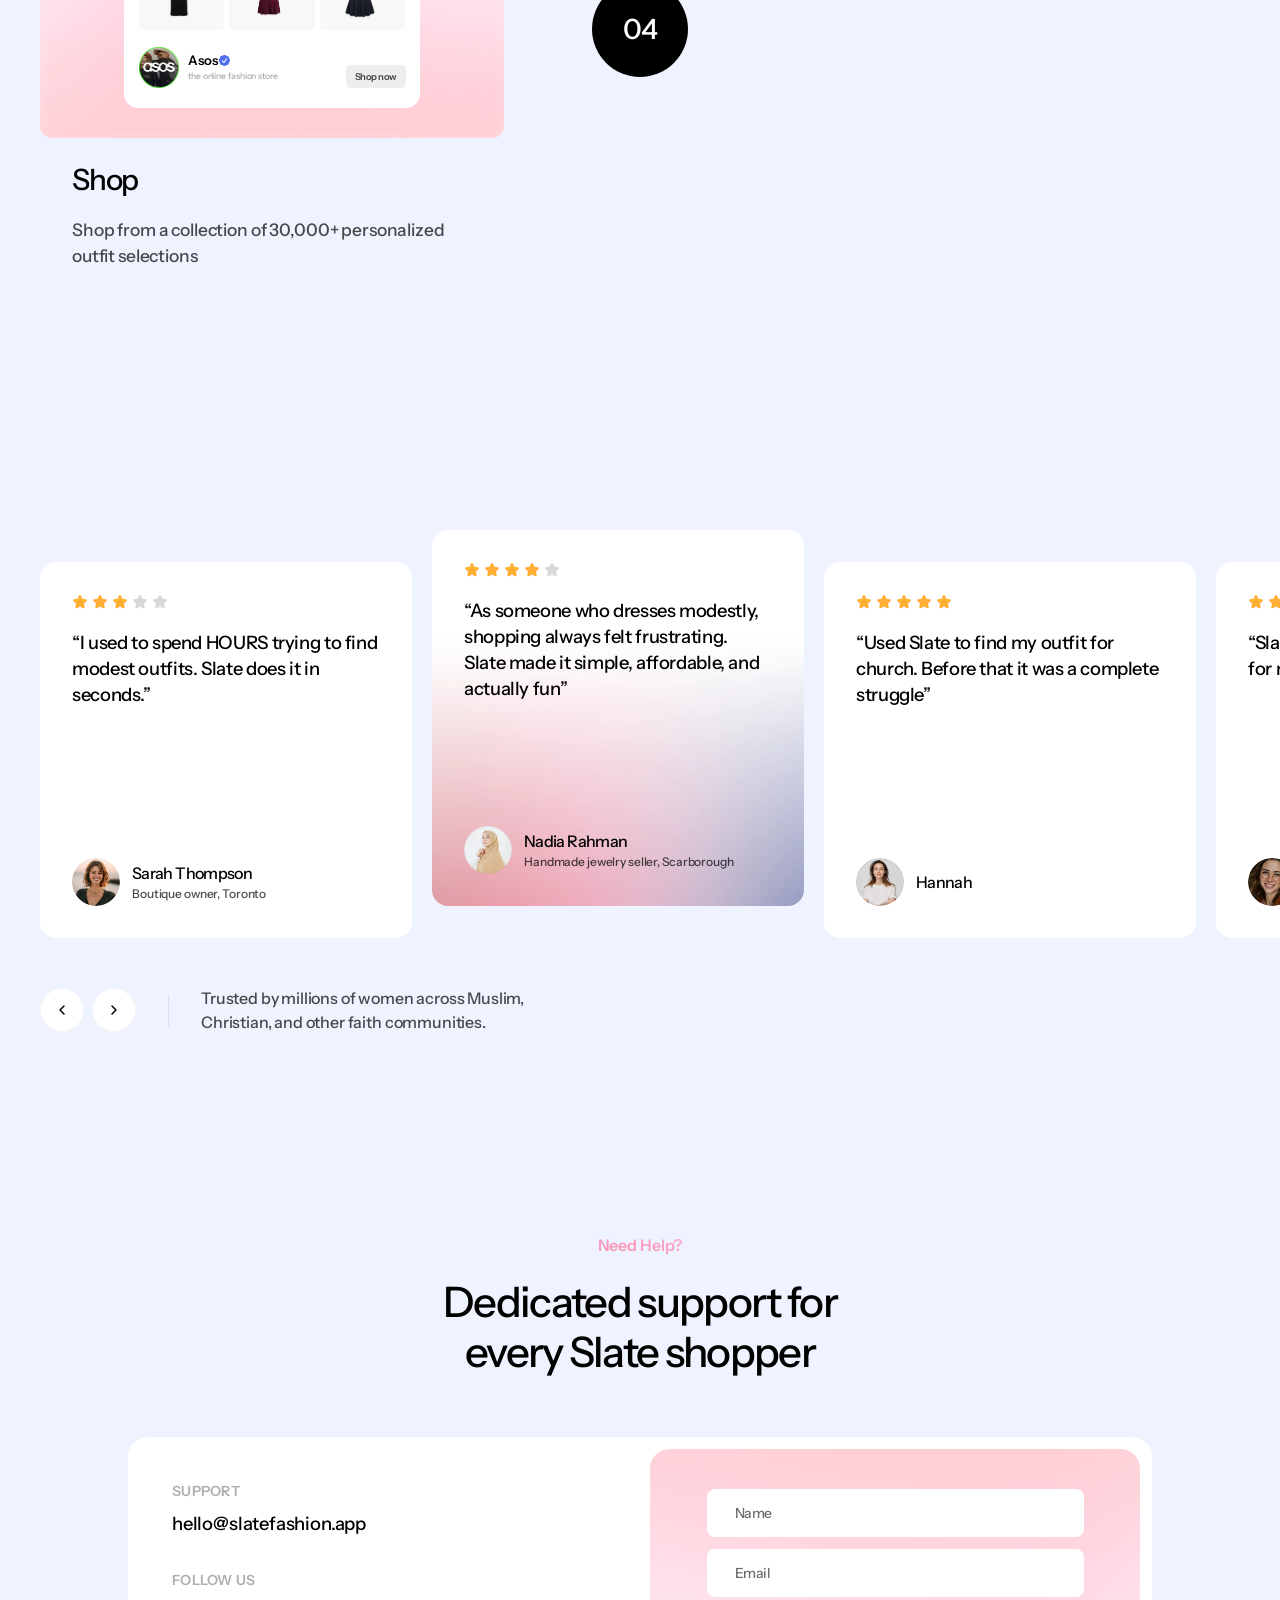
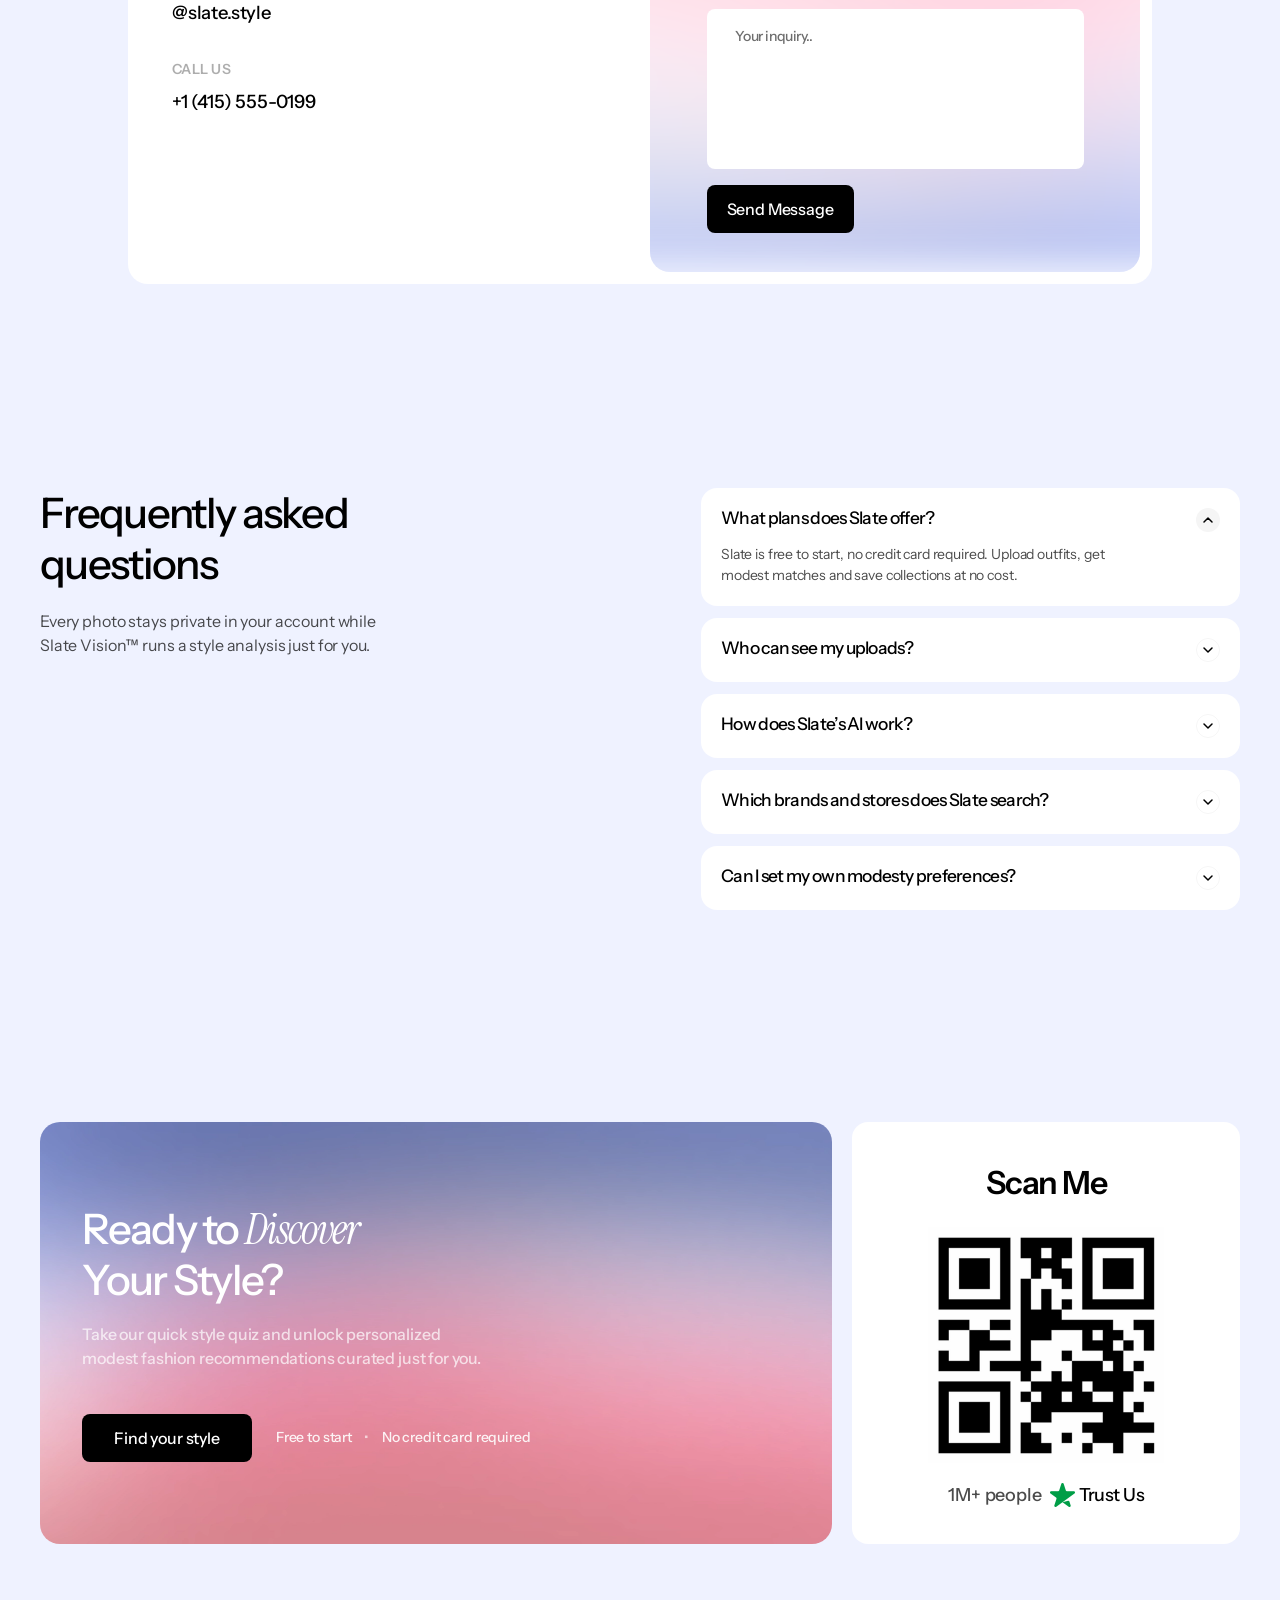
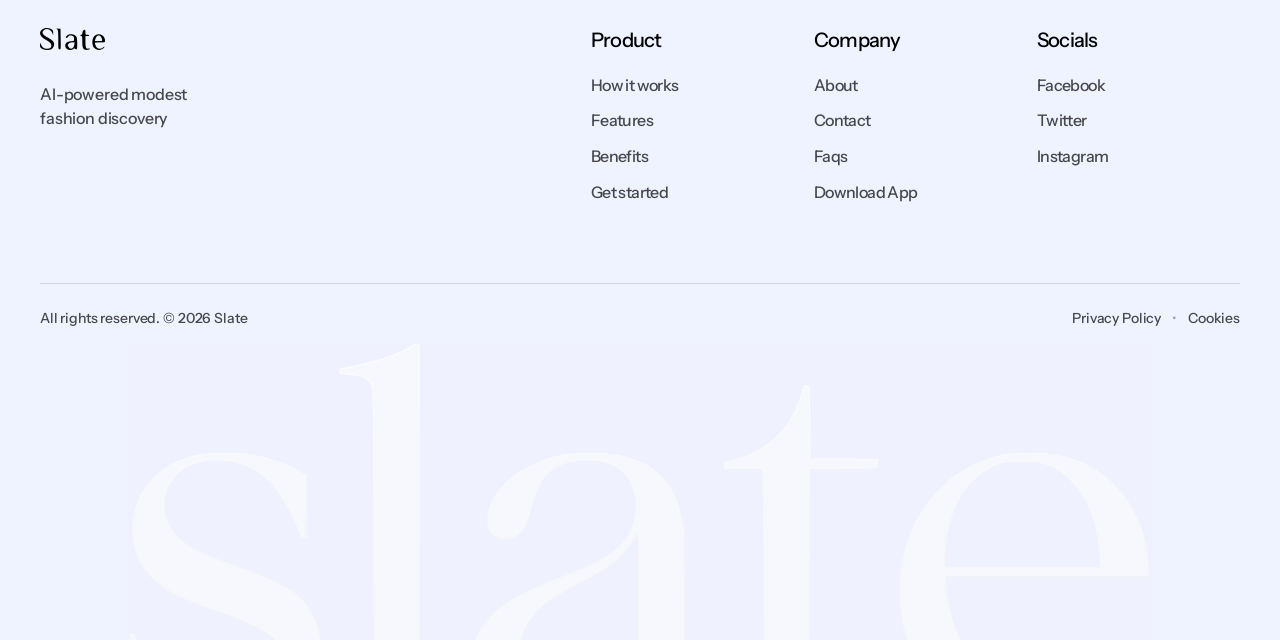
<file: landing/index.html>
<!doctype html>
<html lang="en">
  <head>
    <meta charset="utf-8" />
    <meta name="viewport" content="width=device-width, initial-scale=1" />
    <title>Slate — AI-powered modest fashion discovery</title>
    <meta
      name="description"
      content="Slate finds affordable modest outfits across 60,000+ mainstream and modest brands."
    />
    <link rel="preconnect" href="https://fonts.googleapis.com" />
    <link rel="preconnect" href="https://fonts.gstatic.com" crossorigin />
    <link
      href="https://fonts.googleapis.com/css2?family=Instrument+Sans:wght@400;500;600;700&family=Instrument+Serif:ital@0;1&family=Outfit:wght@500&display=swap"
      rel="stylesheet"
    />
    <link rel="stylesheet" href="css/styles.css" />
  </head>
  <body>
    <!-- Icon sprite -->
    <svg width="0" height="0" style="position: absolute" aria-hidden="true">
      <symbol id="i-star" viewBox="0 0 16 16">
        <path
          d="M7.05 1.6a1.05 1.05 0 0 1 1.9 0l1.53 3.27 3.58.43c.88.1 1.24 1.2.59 1.8l-2.64 2.46.69 3.54c.17.87-.76 1.54-1.53 1.11L8 12.46l-3.17 1.75c-.77.43-1.7-.24-1.53-1.1l.69-3.55L1.35 7.1c-.65-.6-.29-1.69.59-1.8l3.58-.43L7.05 1.6Z"
          fill="currentColor"
        />
      </symbol>
      <symbol id="i-chevron" viewBox="0 0 16 16">
        <path
          d="M4 6l4 4 4-4"
          fill="none"
          stroke="currentColor"
          stroke-width="1.5"
          stroke-linecap="round"
          stroke-linejoin="round"
        />
      </symbol>
      <symbol id="i-arrow" viewBox="0 0 20 20">
        <path
          d="M10.6 3.3a.9.9 0 0 1 1.3 0l6.1 6.1a.9.9 0 0 1 0 1.3l-6.1 6.1a.9.9 0 1 1-1.3-1.3l4.6-4.6H2.9a.9.9 0 1 1 0-1.8h12.3l-4.6-4.6a.9.9 0 0 1 0-1.3Z"
          fill="currentColor"
        />
      </symbol>
    </svg>

    <!-- ============ NAVBAR ============ -->
    <header class="nav" id="nav">
      <div class="nav__pill">
        <a href="#top" class="nav__logo" aria-label="Slate home"
          ><img
            src="assets/logo-wordmark-white.webp"
            alt="Slate"
            width="59"
            height="21"
        /></a>
        <button
          class="nav__toggle"
          id="navToggle"
          aria-expanded="false"
          aria-controls="navMenu"
          aria-label="Open menu"
        >
          <span></span><span></span>
        </button>
      </div>
      <nav class="nav__menu" id="navMenu" aria-label="Main">
        <a href="#features">Features</a>
        <a href="#how-it-works">How it works</a>
        <a href="#testimonials">Testimonials</a>
        <a href="#support">Support</a>
        <a href="#faq">FAQs</a>
        <a href="#get-started" class="nav__menu-cta">Get started</a>
      </nav>
    </header>

    <main id="top">
      <!-- ============ HERO ============ -->
      <section class="hero">
        <div class="hero__bg" aria-hidden="true"></div>

        <div class="hero__content">
          <div class="hero__text">
            <p class="hero__eyebrow">
              <img src="assets/laurel.webp" alt="" width="11" height="20" />
              <span>Trusted by 1 million+ modest fashion shoppers</span>
              <img
                src="assets/laurel.webp"
                alt=""
                width="11"
                height="20"
                class="flip"
              />
            </p>
            <h1 class="hero__title">
              Discover <em>modest fashion</em><br />made for You
            </h1>
            <p class="hero__sub">
              Slate finds affordable modest outfits across 60,000+ mainstream
              and modest brands
            </p>
          </div>

          <div class="hero__actions">
            <a href="../onboarding/index.html" class="btn-hero">
              Curate my modest fits
              <svg width="20" height="20"><use href="#i-arrow" /></svg>
            </a>
            <div class="proof">
              <div class="proof__avatars">
                <img
                  src="assets/avatar-hero1.webp"
                  alt=""
                  width="40"
                  height="40"
                />
                <img
                  src="assets/avatar-hero2.webp"
                  alt=""
                  width="40"
                  height="40"
                />
                <img
                  src="assets/avatar-hero3.webp"
                  alt=""
                  width="40"
                  height="40"
                />
              </div>
              <p>
                <strong>5,512</strong> modest fits saved by <br />women in the
                last <strong>48 hours</strong>
              </p>
            </div>
          </div>
        </div>

        <!-- Product showcase -->
        <div class="showcase" id="showcase">
          <div class="showcase__stage">
            <article class="pcard pcard--sm" style="--x: 0px; --y: 183px">
              <img
                class="pcard__img"
                src="assets/card-fashionlaura.webp"
                alt="Black turtleneck with a long white skirt"
                loading="lazy"
              />
              <div class="pcard__shade"></div>
              <img
                class="pcard__brand"
                src="assets/brand-fashionlaura.webp"
                alt="FashionLaura"
                style="width: 132px; top: 28px"
              />
              <div class="pcard__info">
                <h3>Solid Color Buttoned Cardigan</h3>
                <div class="pcard__row">
                  <p class="price">$73.55 <s>$88.95</s></p>
                  <span class="swatches"
                    ><i style="--c: #a76100"></i
                    ><i class="on" style="--c: #131217"></i
                    ><i class="w" style="--c: #fff"></i
                  ></span>
                </div>
              </div>
            </article>

            <article class="pcard pcard--lg" style="--x: 296px; --y: 118px">
              <img
                class="pcard__img pcard__img--zara"
                src="assets/card-zara.webp"
                alt="Cream blouse with a long black skirt"
                loading="lazy"
              />
              <div class="pcard__shade"></div>
              <img
                class="pcard__brand"
                src="assets/brand-zara.webp"
                alt="ZARA"
                style="width: 56px; top: 35px"
              />
              <div class="pcard__info">
                <h3>Solid Color Buttoned Cardigan</h3>
                <div class="pcard__row">
                  <p class="price">$73.55 <s>$88.95</s></p>
                  <span class="swatches"
                    ><i style="--c: #a76100"></i
                    ><i class="on" style="--c: #131217"></i
                    ><i class="w" style="--c: #fff"></i
                  ></span>
                </div>
              </div>
            </article>

            <div class="phone" style="--x: 642px; --y: 0px">
              <div class="phone__screen">
                <img
                  class="phone__main"
                  src="assets/phone-product.webp"
                  alt="Ivory two piece blazer set with a white handbag"
                />
                <div class="phone__thumbs">
                  <img src="assets/phone-product.webp" alt="" />
                  <img src="assets/phone-thumb-2.webp" alt="" />
                  <img src="assets/phone-thumb-3.webp" alt="" />
                  <img src="assets/phone-thumb-4.webp" alt="" />
                  <img src="assets/phone-product.webp" alt="" />
                </div>
                <div class="phone__info">
                  <h3>Slim Fit V Neck Blazer Two <br />Piece Set</h3>
                  <p class="phone__price">$109.00 CAD <span>-40%</span></p>
                  <hr />
                  <div class="phone__opt">
                    <span>Color:</span>
                    <span class="swatches swatches--lg"
                      ><i style="--c: #a76100"></i
                      ><i class="on" style="--c: #131217"></i
                      ><i class="w" style="--c: #fff"></i
                    ></span>
                  </div>
                  <div class="phone__opt">
                    <span>Size:</span>
                    <span class="sizes"
                      ><i>S</i><i>M</i><i>L</i><i class="on">XL</i></span
                    >
                  </div>
                </div>
              </div>
              <img
                class="phone__frame"
                src="assets/phone-frame.webp"
                alt=""
                aria-hidden="true"
              />
            </div>

            <article class="pcard pcard--lg" style="--x: 1058px; --y: 118px">
              <img
                class="pcard__img"
                src="assets/card-fashion-focused.webp"
                alt="Olive off-shoulder knit with a long black skirt"
                loading="lazy"
              />
              <div class="pcard__shade"></div>
              <img
                class="pcard__brand"
                src="assets/brand-fashion-focused.webp"
                alt="Fashion Focused"
                style="width: 140px; top: 44px"
              />
              <div class="pcard__info" style="top: 450px">
                <h3>Solid Color Buttoned Cardigan</h3>
                <div class="pcard__row">
                  <p class="price">$73.55 <s>$88.95</s></p>
                  <span class="swatches"
                    ><i style="--c: #a76100"></i
                    ><i class="on" style="--c: #131217"></i
                    ><i class="w" style="--c: #fff"></i
                  ></span>
                </div>
              </div>
            </article>

            <article class="pcard pcard--sm" style="--x: 1426px; --y: 183px">
              <img
                class="pcard__img"
                src="assets/card-dresslova.webp"
                alt="Black wrap blouse with white satin skirt"
                loading="lazy"
              />
              <div class="pcard__shade"></div>
              <span class="pcard__brand pcard__brand--text">DRESSLOVA</span>
              <div class="pcard__info" style="top: 354px">
                <h3>Satin Elegant Shirt Dress Set</h3>
                <div class="pcard__row">
                  <p class="price">$58.95 <s>$73.95</s></p>
                  <span class="swatches"
                    ><i class="on" style="--c: #131217"></i
                    ><i style="--c: #ffa629"></i><i style="--c: #ff3636"></i
                  ></span>
                </div>
              </div>
            </article>
          </div>
        </div>
      </section>

      <!-- ============ BENTO FEATURES ============ -->
      <section class="bento-section" id="features">
        <div class="bento-section__glow" aria-hidden="true"></div>
        <div class="container bento">
          <article class="tile tile--filters reveal">
            <h3>Modesty Filters</h3>
            <p>
              <span>Unique modesty</span> scoring system respects your coverage
              <span>preferences and personal values</span>
            </p>
            <button
              class="switch"
              id="modestySwitch"
              role="switch"
              aria-checked="false"
              aria-label="Toggle modesty filters"
            >
              <span></span>
            </button>
          </article>

          <article class="tile tile--ai reveal">
            <div class="tile--ai__bg" aria-hidden="true"></div>
            <div class="tile--ai__glass" aria-hidden="true">
              <i></i><i></i><i></i><i></i><i></i><i></i><i></i><i></i><i></i
              ><i></i><i></i><i></i><i></i><i></i><i></i><i></i>
            </div>
            <div class="tile--ai__chip" aria-hidden="true">
              AI-Powered Analysis
            </div>
            <div class="tile--ai__bar" aria-hidden="true"></div>
            <div class="tile__text">
              <h3>AI-Powered Analysis</h3>
              <p>
                Ultra-accurate clothing detection and style recognition powered
                by advanced computer vision
              </p>
            </div>
          </article>

          <article class="tile tile--photo reveal">
            <img
              class="tile--photo__img"
              src="assets/bento-photo.webp"
              alt="Woman in a houndstooth top and black satin skirt"
              loading="lazy"
            />
            <img
              class="tile--photo__logo"
              src="assets/logo-hanger.webp"
              alt="Slate"
              width="125"
              height="48"
            />
          </article>

          <article class="tile tile--discovery reveal">
            <div class="tile__text">
              <h3>Instant Discovery</h3>
              <p>
                Build your dream wardrobe with saved items and curated
                collections
              </p>
            </div>
            <div class="tile--discovery__art">
              <img src="assets/bento-boxes.webp" alt="" loading="lazy" />
            </div>
          </article>

          <article class="tile tile--collections reveal">
            <div class="tile--collections__text">
              <div class="tile__text">
                <h3>Personal Collections</h3>
                <p>
                  Build your dream wardrobe with saved items and curated
                  collections
                </p>
              </div>
              <a href="../onboarding/index.html" class="btn">Get Started</a>
            </div>
            <div
              class="carousel"
              id="collections"
              aria-roledescription="carousel"
              aria-label="Saved collection"
            >
              <div class="carousel__stage">
                <figure class="carousel__item carousel__item--bare">
                  <img
                    src="assets/dress-maroon-polo.webp"
                    alt="Maroon polo knit dress"
                    loading="lazy"
                  />
                </figure>
                <figure class="carousel__item carousel__item--framed">
                  <img
                    src="assets/dress-navy-mini.webp"
                    alt="Navy fitted mini dress"
                    loading="lazy"
                  />
                </figure>
                <figure class="carousel__item carousel__item--polo">
                  <img
                    src="assets/dress-navy-polo.webp"
                    alt="Navy polo collar dress"
                    loading="lazy"
                  />
                </figure>
                <figure class="carousel__item carousel__item--framed">
                  <img
                    src="assets/dress-cream.webp"
                    alt="Cream fitted mini dress"
                    loading="lazy"
                  />
                </figure>
                <figure class="carousel__item carousel__item--bare">
                  <img
                    src="assets/dress-navy-bow.webp"
                    alt="Navy pleated dress with a bow collar"
                    loading="lazy"
                  />
                </figure>
              </div>
              <div class="carousel__dots" role="tablist">
                <button role="tab" aria-label="Item 1"></button>
                <button role="tab" aria-label="Item 2"></button>
                <button role="tab" aria-label="Item 3"></button>
                <button role="tab" aria-label="Item 4"></button>
                <button role="tab" aria-label="Item 5"></button>
              </div>
            </div>
          </article>
        </div>
      </section>

      <!-- ============ HOW IT WORKS ============ -->
      <section class="how" id="how-it-works">
        <header class="section-head reveal">
          <h2>How <span class="text-fill-pink">Slate</span> Works</h2>
          <p>
            Every photo stays private in your account while <br />we run a style
            analysis just for you.
          </p>
        </header>

        <div class="container steps" id="steps">
          <div class="steps__line" aria-hidden="true">
            <div class="steps__progress" id="stepsProgress"></div>
          </div>

          <!-- 01 -->
          <div class="step step--right">
            <div class="step__num">01</div>
            <div class="step__body reveal">
              <div class="step__card" data-fit="464">
                <div class="step__art">
                  <div class="step__card-bg" aria-hidden="true"></div>
                  <div class="s1-box">
                    <div class="s1-drop">
                      <img
                        src="assets/icon-upload.webp"
                        alt=""
                        width="24"
                        height="24"
                      />
                    </div>
                    <span>Upload here</span>
                  </div>
                  <img
                    class="s1-thumb"
                    src="assets/top-draped.webp"
                    alt="Burgundy draped sleeveless top"
                    loading="lazy"
                  />
                  <img
                    class="s1-hand"
                    src="assets/icon-hand.webp"
                    alt=""
                    width="24"
                    height="24"
                  />
                </div>
              </div>
              <h3>Upload</h3>
              <p>Drop a clothing item you love that isn’t modest for you</p>
            </div>
          </div>

          <!-- 02 -->
          <div class="step step--left">
            <div class="step__num">02</div>
            <div class="step__body reveal">
              <div class="step__card" data-fit="464">
                <div class="step__art">
                  <div class="step__card-bg" aria-hidden="true"></div>
                  <div class="s2-frame s2-frame--a">
                    <img
                      src="assets/top-draped.webp"
                      alt="Original sleeveless draped top"
                      loading="lazy"
                    />
                    <i class="s2-shine" style="left: -34.6px; top: 51.35px"></i
                    ><i
                      class="s2-shine"
                      style="left: -25.6px; top: 118.35px"
                    ></i
                    ><i
                      class="s2-shine"
                      style="left: -14.6px; top: 168.35px"
                    ></i>
                  </div>
                  <div class="s2-link" aria-hidden="true">
                    <span
                      ><img
                        src="assets/icon-convert.webp"
                        alt=""
                        width="17"
                        height="17"
                    /></span>
                  </div>
                  <div class="s2-frame s2-frame--b">
                    <img
                      src="assets/top-wrap.webp"
                      alt="Modest wrap blouse with sleeves"
                      loading="lazy"
                    />
                  </div>
                </div>
              </div>
              <h3>Analyze</h3>
              <p>
                We are helping you find the modest version of the uploaded
                outfit
              </p>
            </div>
          </div>

          <!-- 03 -->
          <div class="step step--right">
            <div class="step__num">03</div>
            <div class="step__body reveal">
              <div class="step__card" data-fit="464">
                <div class="step__art">
                  <div class="step__card-bg" aria-hidden="true"></div>
                  <i class="s3-glow" aria-hidden="true"></i>
                  <img
                    class="s3-model"
                    src="assets/model-maroon.webp"
                    alt="Woman in a fitted burgundy long-sleeve top"
                    loading="lazy"
                  />
                  <span class="s3-heart" aria-hidden="true"
                    ><svg viewBox="0 0 20 20" width="20" height="20">
                      <path
                        d="M10 17.2s-6.8-4-6.8-8.8A3.9 3.9 0 0 1 10 6a3.9 3.9 0 0 1 6.8 2.4c0 4.8-6.8 8.8-6.8 8.8Z"
                        fill="#fff"
                        fill-opacity=".9"
                      /></svg
                  ></span>
                  <div class="s3-colors" aria-hidden="true">
                    <span class="swatches"
                      ><i style="--c: #3265d4"></i><i style="--c: #a76100"></i
                      ><i class="on" style="--c: #131217"></i
                      ><i class="w" style="--c: #fff"></i
                    ></span>
                  </div>
                  <div class="s3-creator">
                    <img
                      src="assets/avatar-hero3.webp"
                      alt=""
                      width="44"
                      height="44"
                    />
                    <div>
                      <strong>Nadia Rahman</strong
                      ><span
                        ><img
                          src="assets/rating-star.webp"
                          alt=""
                          width="14"
                          height="14"
                        />
                        4.9</span
                      >
                    </div>
                  </div>
                </div>
              </div>
              <h3>Discover</h3>
              <p>Slate finds you the modest version of the same outfit</p>
            </div>
          </div>

          <!-- 04 -->
          <div class="step step--left">
            <div class="step__num">04</div>
            <div class="step__body reveal">
              <div class="step__card" data-fit="464">
                <div class="step__art">
                  <div class="step__card-bg" aria-hidden="true"></div>
                  <div class="s4-shop">
                    <div class="s4-grid s4-grid--2">
                      <span
                        ><img
                          src="assets/shop-1.webp"
                          alt="Cream pleated dress"
                          loading="lazy"
                          style="width: 63.7px; left: 29.75px"
                      /></span>
                      <span
                        ><img
                          src="assets/shop-2.webp"
                          alt="Black wrap dress"
                          loading="lazy"
                          style="width: 108.8px; left: 7.26px"
                      /></span>
                    </div>
                    <div class="s4-grid s4-grid--3">
                      <span
                        ><img
                          src="assets/shop-3.webp"
                          alt="Black button-down midi dress"
                          loading="lazy"
                          style="width: 44.1px; left: 18.14px; top: 6.53px"
                      /></span>
                      <span
                        ><img
                          src="assets/shop-4.webp"
                          alt="Maroon polo dress"
                          loading="lazy"
                          style="width: 53.3px; left: 13.06px"
                      /></span>
                      <span
                        ><img
                          src="assets/shop-5.webp"
                          alt="Navy dress with bow collar"
                          loading="lazy"
                          style="width: 53.9px; left: 13.06px; top: 2.18px"
                      /></span>
                    </div>
                    <div class="s4-store">
                      <img
                        class="s4-store__logo"
                        src="assets/asos.webp"
                        alt=""
                        width="41"
                        height="41"
                      />
                      <div>
                        <strong
                          >Asos
                          <img
                            src="assets/icon-verified.webp"
                            alt="Verified"
                            width="11"
                            height="11"
                        /></strong>
                        <span>The online fashion store</span>
                      </div>
                      <a href="#get-started" class="s4-store__btn">Shop now</a>
                    </div>
                  </div>
                </div>
              </div>
              <h3>Shop</h3>
              <p>
                Shop from a collection of 30,000+ personalized outfit selections
              </p>
            </div>
          </div>
        </div>
      </section>

      <!-- ============ TESTIMONIALS ============ -->
      <section class="reviews" id="testimonials">
        <div
          class="reviews__track"
          id="reviewsTrack"
          tabindex="0"
          aria-label="Customer reviews"
        >
          <article class="review">
            <div class="stars" aria-label="3 out of 5 stars">
              <svg class="on"><use href="#i-star" /></svg
              ><svg class="on"><use href="#i-star" /></svg
              ><svg class="on"><use href="#i-star" /></svg
              ><svg><use href="#i-star" /></svg
              ><svg><use href="#i-star" /></svg>
            </div>
            <blockquote>
              “I used to spend HOURS trying to find modest outfits. Slate does
              it in seconds.”
            </blockquote>
            <footer class="review__author">
              <img
                src="assets/avatar-sarah.webp"
                alt=""
                width="48"
                height="48"
              />
              <div>
                <strong>Sarah Thompson</strong
                ><span>Boutique owner, Toronto</span>
              </div>
            </footer>
          </article>
          <article class="review review--featured">
            <div class="review__glow" aria-hidden="true"></div>
            <div class="stars" aria-label="4 out of 5 stars">
              <svg class="on"><use href="#i-star" /></svg
              ><svg class="on"><use href="#i-star" /></svg
              ><svg class="on"><use href="#i-star" /></svg
              ><svg class="on"><use href="#i-star" /></svg
              ><svg><use href="#i-star" /></svg>
            </div>
            <blockquote>
              “As someone who dresses modestly, shopping always felt
              frustrating. Slate made it simple, affordable, and actually fun”
            </blockquote>
            <footer class="review__author">
              <img
                src="assets/avatar-nadia.webp"
                alt=""
                width="48"
                height="48"
              />
              <div>
                <strong>Nadia Rahman</strong
                ><span>Handmade jewelry seller, Scarborough</span>
              </div>
            </footer>
          </article>
          <article class="review">
            <div class="stars" aria-label="5 out of 5 stars">
              <svg class="on"><use href="#i-star" /></svg
              ><svg class="on"><use href="#i-star" /></svg
              ><svg class="on"><use href="#i-star" /></svg
              ><svg class="on"><use href="#i-star" /></svg
              ><svg class="on"><use href="#i-star" /></svg>
            </div>
            <blockquote>
              “Used Slate to find my outfit for church. Before that it was a
              complete struggle”
            </blockquote>
            <footer class="review__author">
              <img
                src="assets/avatar-hannah.webp"
                alt=""
                width="48"
                height="48"
              />
              <div><strong>Hannah</strong></div>
            </footer>
          </article>
          <article class="review">
            <div class="stars" aria-label="4 out of 5 stars">
              <svg class="on"><use href="#i-star" /></svg
              ><svg class="on"><use href="#i-star" /></svg
              ><svg class="on"><use href="#i-star" /></svg
              ><svg class="on"><use href="#i-star" /></svg
              ><svg><use href="#i-star" /></svg>
            </div>
            <blockquote>
              “Slate made mainstream brands work for my modest style”
            </blockquote>
            <footer class="review__author">
              <img src="assets/avatar-nada.webp" alt="" width="48" height="48" />
              <div><strong>Nada Aly</strong></div>
            </footer>
          </article>
          <article class="review">
            <div class="stars" aria-label="5 out of 5 stars">
              <svg class="on"><use href="#i-star" /></svg
              ><svg class="on"><use href="#i-star" /></svg
              ><svg class="on"><use href="#i-star" /></svg
              ><svg class="on"><use href="#i-star" /></svg
              ><svg class="on"><use href="#i-star" /></svg>
            </div>
            <blockquote>
              “Love that Slate works for women across different faiths and
              styles.”
            </blockquote>
            <footer class="review__author">
              <img
                src="assets/avatar-jasleen.webp"
                alt=""
                width="48"
                height="48"
              />
              <div>
                <strong>Jasleen Gill</strong
                ><span>Business owner, Brampton</span>
              </div>
            </footer>
          </article>
        </div>

        <div class="container reviews__controls">
          <div class="reviews__btns">
            <button
              class="circle-btn"
              id="reviewsPrev"
              aria-label="Previous reviews"
            >
              <svg width="16" height="16" style="transform: rotate(90deg)">
                <use href="#i-chevron" />
              </svg>
            </button>
            <button
              class="circle-btn"
              id="reviewsNext"
              aria-label="Next reviews"
            >
              <svg width="16" height="16" style="transform: rotate(-90deg)">
                <use href="#i-chevron" />
              </svg>
            </button>
          </div>
          <span class="reviews__divider" aria-hidden="true"></span>
          <p>
            Trusted by millions of women across Muslim, Christian, and other
            faith communities.
          </p>
        </div>
      </section>

      <!-- ============ SUPPORT ============ -->
      <section class="support" id="support">
        <header class="section-head reveal">
          <p class="eyebrow-help">
            <span class="text-fill-help">Need Help?</span>
          </p>
          <h2>Dedicated support for <br />every Slate shopper</h2>
        </header>

        <div class="support__card reveal">
          <dl class="support__info">
            <div>
              <dt>Support</dt>
              <dd>
                <a href="mailto:hello@slatefashion.app"
                  >hello@slatefashion.app</a
                >
              </dd>
            </div>
            <div>
              <dt>Follow us</dt>
              <dd><a href="#">@slate.style</a></dd>
            </div>
            <div>
              <dt>Call us</dt>
              <dd><a href="tel:+14155550199">+1 (415) 555-0199</a></dd>
            </div>
          </dl>

          <div class="support__form-wrap">
            <div class="support__form-bg" aria-hidden="true"></div>
            <form class="support__form" id="contactForm" novalidate>
              <label class="sr-only" for="cf-name">Name</label>
              <input
                id="cf-name"
                name="name"
                type="text"
                placeholder="Name"
                autocomplete="name"
                required
              />
              <label class="sr-only" for="cf-email">Email</label>
              <input
                id="cf-email"
                name="email"
                type="email"
                placeholder="Email"
                autocomplete="email"
                required
              />
              <label class="sr-only" for="cf-msg">Your inquiry</label>
              <textarea
                id="cf-msg"
                name="message"
                placeholder="Your inquiry.."
                required
              ></textarea>
              <div class="support__form-foot">
                <button type="submit" class="btn">Send Message</button>
                <p
                  class="support__status"
                  id="formStatus"
                  role="status"
                  aria-live="polite"
                ></p>
              </div>
            </form>
          </div>
        </div>
      </section>

      <!-- ============ FAQ ============ -->
      <section class="faq" id="faq">
        <div class="container faq__inner">
          <header class="faq__head reveal">
            <h2>Frequently asked <br />questions</h2>
            <p>
              Every photo stays private in your account while Slate Vision™ runs
              a style analysis just for you.
            </p>
          </header>

          <div class="faq__list" id="faqList">
            <div class="faq__item is-open">
              <button
                class="faq__q"
                aria-expanded="true"
                aria-controls="faq-a1"
                id="faq-q1"
              >
                <span>What plans does Slate offer?</span>
                <i class="faq__icon"
                  ><svg width="16" height="16"><use href="#i-chevron" /></svg
                ></i>
              </button>
              <div
                class="faq__a"
                id="faq-a1"
                role="region"
                aria-labelledby="faq-q1"
              >
                <div>
                  <p>
                    Slate is free to start, no credit card required. Upload
                    outfits, get modest matches and save collections at no cost.
                  </p>
                </div>
              </div>
            </div>
            <div class="faq__item">
              <button
                class="faq__q"
                aria-expanded="false"
                aria-controls="faq-a2"
                id="faq-q2"
              >
                <span>Who can see my uploads?</span>
                <i class="faq__icon"
                  ><svg width="16" height="16"><use href="#i-chevron" /></svg
                ></i>
              </button>
              <div
                class="faq__a"
                id="faq-a2"
                role="region"
                aria-labelledby="faq-q2"
              >
                <div>
                  <p>
                    Only you. Every photo stays private in your account while
                    Slate Vision™ runs a style analysis just for you.
                  </p>
                </div>
              </div>
            </div>
            <div class="faq__item">
              <button
                class="faq__q"
                aria-expanded="false"
                aria-controls="faq-a3"
                id="faq-q3"
              >
                <span>How does Slate’s AI work?</span>
                <i class="faq__icon"
                  ><svg width="16" height="16"><use href="#i-chevron" /></svg
                ></i>
              </button>
              <div
                class="faq__a"
                id="faq-a3"
                role="region"
                aria-labelledby="faq-q3"
              >
                <div>
                  <p>
                    Slate Vision™ detects the garment’s cut, colour and fabric,
                    then scores coverage against your modesty preferences to
                    find the closest modest match across 60,000+ brands.
                  </p>
                </div>
              </div>
            </div>
            <div class="faq__item">
              <button
                class="faq__q"
                aria-expanded="false"
                aria-controls="faq-a4"
                id="faq-q4"
              >
                <span>Which brands and stores does Slate search?</span>
                <i class="faq__icon"
                  ><svg width="16" height="16"><use href="#i-chevron" /></svg
                ></i>
              </button>
              <div
                class="faq__a"
                id="faq-a4"
                role="region"
                aria-labelledby="faq-q4"
              >
                <div>
                  <p>
                    Both mainstream and modest fashion brands, from high-street
                    names to independent boutiques, so you can shop the looks
                    you love at prices that work for you.
                  </p>
                </div>
              </div>
            </div>
            <div class="faq__item">
              <button
                class="faq__q"
                aria-expanded="false"
                aria-controls="faq-a5"
                id="faq-q5"
              >
                <span>Can I set my own modesty preferences?</span>
                <i class="faq__icon"
                  ><svg width="16" height="16"><use href="#i-chevron" /></svg
                ></i>
              </button>
              <div
                class="faq__a"
                id="faq-a5"
                role="region"
                aria-labelledby="faq-q5"
              >
                <div>
                  <p>
                    Yes. Modesty Filters let you choose sleeve length, neckline,
                    hemline, fit and sheerness, and every recommendation is
                    scored against your coverage preferences and personal
                    values.
                  </p>
                </div>
              </div>
            </div>
          </div>
        </div>
      </section>
    </main>

    <!-- ============ FOOTER ============ -->
    <footer class="footer" id="get-started">
      <div class="container footer__cta">
        <div class="cta reveal">
          <h2>Ready to <em>Discover</em><br />Your Style?</h2>
          <p>
            Take our quick style quiz and unlock personalized modest fashion
            recommendations curated just for you.
          </p>
          <div class="cta__actions">
            <a href="../onboarding/index.html" class="btn">Find your style</a>
            <span class="cta__note"
              >Free to start <i>•</i> No credit card required</span
            >
          </div>
        </div>
        <div class="scan reveal">
          <h3>Scan Me</h3>
          <img
            src="assets/qr-code.webp"
            alt="QR code to download the Slate app"
            width="236"
            height="236"
            loading="lazy"
          />
          <p>
            <span>1M+ people</span>
            <img
              src="assets/icon-trust-star.webp"
              alt=""
              width="25"
              height="24"
            />
            <strong>Trust Us</strong>
          </p>
        </div>
      </div>

      <div class="container footer__main">
        <div class="footer__brand">
          <img
            src="assets/logo-wordmark.webp"
            alt="Slate"
            width="65"
            height="23"
          />
          <p>AI-powered modest <br />fashion discovery</p>
        </div>
        <nav class="footer__cols" aria-label="Footer">
          <div>
            <h4>Product</h4>
            <a href="#how-it-works">How it works</a>
            <a href="#features">Features</a>
            <a href="#testimonials">Benefits</a>
            <a href="#get-started">Get started</a>
          </div>
          <div>
            <h4>Company</h4>
            <a href="#">About</a>
            <a href="#support">Contact</a>
            <a href="#faq">Faqs</a>
            <a href="#get-started">Download App</a>
          </div>
          <div>
            <h4>Socials</h4>
            <a href="#">Facebook</a>
            <a href="#">Twitter</a>
            <a href="#">Instagram</a>
          </div>
        </nav>
      </div>

      <div class="container footer__bottom">
        <p>All rights reserved. © 2026 Slate</p>
        <p><a href="#">Privacy Policy</a> <i>•</i> <a href="#">Cookies</a></p>
      </div>

      <div class="footer__mark" aria-hidden="true">
        <img src="assets/watermark.webp" alt="" />
      </div>
    </footer>

    <script src="js/main.js"></script>
  </body>
</html>
</file>
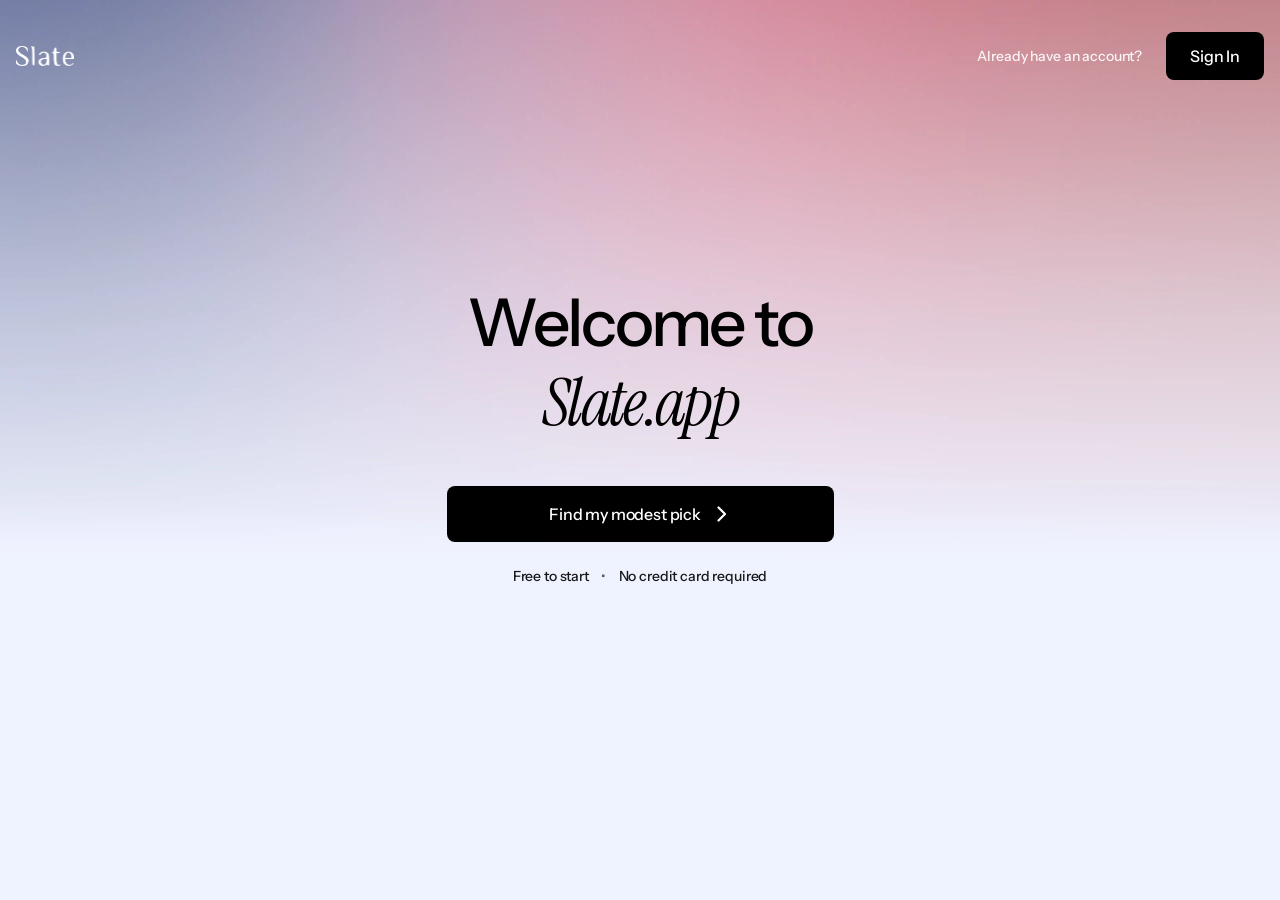
<file: onboarding/index.html>
<!doctype html>
<html lang="en">
  <head>
    <meta charset="utf-8" />
    <meta name="viewport" content="width=device-width, initial-scale=1" />
    <title>Slate — Find your modest pick</title>
    <meta
      name="description"
      content="Answer a few quick questions and Slate curates modest fashion picks for you."
    />
    <link rel="preconnect" href="https://fonts.googleapis.com" />
    <link rel="preconnect" href="https://fonts.gstatic.com" crossorigin />
    <link
      href="https://fonts.googleapis.com/css2?family=Instrument+Sans:wght@400;500;600;700&family=Instrument+Serif:ital@0;1&display=swap"
      rel="stylesheet"
    />
    <link rel="stylesheet" href="css/styles.css" />
  </head>
  <body>
    <!-- Icon sprite -->
    <svg width="0" height="0" style="position: absolute" aria-hidden="true">
      <symbol id="i-chevron" viewBox="0 0 20 20">
        <path
          d="M7.5 3.5 14 10l-6.5 6.5"
          fill="none"
          stroke="currentColor"
          stroke-width="2.2"
          stroke-linecap="round"
          stroke-linejoin="round"
        />
      </symbol>
      <symbol id="i-arrow" viewBox="0 0 20 20">
        <path
          d="M4 10h11.5M10.8 5.2 15.6 10l-4.8 4.8"
          fill="none"
          stroke="currentColor"
          stroke-width="1.7"
          stroke-linecap="round"
          stroke-linejoin="round"
        />
      </symbol>
      <symbol id="i-grabber" viewBox="0 0 20 20">
        <g fill="currentColor">
          <circle cx="7.5" cy="5" r="1.25" />
          <circle cx="12.5" cy="5" r="1.25" />
          <circle cx="7.5" cy="10" r="1.25" />
          <circle cx="12.5" cy="10" r="1.25" />
          <circle cx="7.5" cy="15" r="1.25" />
          <circle cx="12.5" cy="15" r="1.25" />
        </g>
      </symbol>
      <symbol id="i-check" viewBox="0 0 20 20">
        <path
          d="m4.2 10.4 3.9 3.9 7.7-8.3"
          fill="none"
          stroke="currentColor"
          stroke-width="2"
          stroke-linecap="round"
          stroke-linejoin="round"
        />
      </symbol>
    </svg>

    <div class="page-bg" aria-hidden="true"></div>

    <!-- ============ TOP BAR (welcome) ============ -->
    <header class="welcome-bar" id="welcomeBar">
      <a href="../landing/index.html" aria-label="Slate home">
        <img
          src="assets/logo-wordmark-white.webp"
          alt="Slate"
          width="58"
          height="20"
        />
      </a>
      <div class="welcome-bar__account">
        <span>Already have an account?</span>
        <a href="#" class="btn btn--signin">Sign In</a>
      </div>
    </header>

    <!-- ============ TOP BAR (steps) ============ -->
    <header class="step-bar" id="stepBar" hidden>
      <button type="button" class="back" id="backBtn">
        <svg width="20" height="20" style="transform: rotate(180deg)">
          <use href="#i-chevron" />
        </svg>
        Back
      </button>
      <div
        class="progress"
        id="progress"
        role="progressbar"
        aria-label="Onboarding progress"
        aria-valuemin="0"
        aria-valuemax="100"
      >
        <div class="progress__fill" id="progressFill"></div>
      </div>
      <p class="counter" id="counter"></p>
    </header>

    <main id="screens">
      <!-- 1. Welcome -->
      <section class="screen screen--welcome" data-screen="welcome">
        <h1>Welcome to <br /><em>Slate.app</em></h1>
        <div class="welcome-actions">
          <button type="button" class="btn btn--lg" data-next>
            Find my modest pick
            <svg width="20" height="20"><use href="#i-chevron" /></svg>
          </button>
          <p class="welcome-note">
            Free to start <i>•</i> No credit card required
          </p>
        </div>
      </section>

      <!-- 2. Time spent -->
      <section class="screen" data-screen="time" hidden>
        <div class="head">
          <h2>How long do you usually spend <br />searching for clothes?</h2>
          <p>Be honest - we’ve all been there!</p>
        </div>
        <div class="slider-block">
          <div class="slider-row" style="--row: 749px">
            <span class="slider-label">Quick browse</span>
            <div class="slider slider--dots" data-slider="hours"></div>
            <span class="slider-label">Hours &amp; hours</span>
          </div>
          <output class="value-box" id="hoursOut"></output>
        </div>
        <button type="button" class="btn cta" data-next>
          Continue <svg width="20" height="20"><use href="#i-arrow" /></svg>
        </button>
      </section>

      <!-- 3. What makes shopping hard -->
      <section class="screen" data-screen="hard" hidden>
        <div class="head">
          <h2>What makes shopping hard?</h2>
          <p>Select all that apply</p>
        </div>
        <div class="chips" data-chips="hard" role="group" aria-label="What makes shopping hard">
          <button type="button" class="chip">👗 Too revealing</button>
          <button type="button" class="chip">💰 Everything’s too expensive</button>
          <button type="button" class="chip">🤷‍♀️ Nothing fits my style</button>
          <button type="button" class="chip">⏱️ Takes forever to find pieces</button>
          <button type="button" class="chip">🎲 Too many options</button>
          <button type="button" class="chip">📏 Sizing is inconsistent</button>
        </div>
        <button type="button" class="btn cta" data-next>
          Continue <svg width="20" height="20"><use href="#i-arrow" /></svg>
        </button>
      </section>

      <!-- 4. Styles -->
      <section class="screen" data-screen="styles" hidden>
        <div class="head">
          <h2>What styles speak to you?</h2>
          <p>Pick your favorites (up to 4)</p>
        </div>
        <div class="chips" data-chips="styles" data-max="4" role="group" aria-label="Styles">
          <button type="button" class="chip">⚪ Minimalist</button>
          <button type="button" class="chip">✨ Elegant</button>
          <button type="button" class="chip">🥾 Streetwear</button>
          <button type="button" class="chip">👘 Bohemian</button>
          <button type="button" class="chip">🎩 Classic</button>
          <button type="button" class="chip">👖 Modern</button>
          <button type="button" class="chip">👚 Casual</button>
          <button type="button" class="chip">👰‍♀️ Romantic</button>
        </div>
        <button type="button" class="btn cta" data-next>
          Continue <svg width="20" height="20"><use href="#i-arrow" /></svg>
        </button>
      </section>

      <!-- 5. Curated looks -->
      <section class="screen screen--tight" data-screen="looks" hidden>
        <div class="head head--badge">
          <span class="badge">YOUR STYLE, YOUR WAY</span>
          <h2>
            Discover <span class="big-fill fill-pink">3,000+</span> curated looks from <br />modest and mainstream brands
          </h2>
        </div>
        <div class="looks">
          <div class="deck-fit" data-deck>
            <div class="deck">
              <figure class="look" style="--i: 0; --r: 7deg"><img src="assets/checker.webp" alt="" /><figcaption>⚪ Minimalist</figcaption></figure>
              <figure class="look" style="--i: 1; --r: -5deg"><img src="assets/checker.webp" alt="" /><figcaption>⚪ Minimalist</figcaption></figure>
              <figure class="look" style="--i: 2; --r: -5deg"><img src="assets/checker.webp" alt="" /><figcaption>⚪ Minimalist</figcaption></figure>
              <figure class="look" style="--i: 3; --r: 7deg"><img src="assets/checker.webp" alt="" /><figcaption>⚪ Minimalist</figcaption></figure>
              <figure class="look" style="--i: 4; --r: -5deg"><img src="assets/checker.webp" alt="" /><figcaption>⚪ Minimalist</figcaption></figure>
              <div class="ticket">
                <span class="ticket__small">Curated looks from</span>
                <span class="ticket__num" data-text="3000+">3000+</span>
                <span class="ticket__small ticket__small--b">mainstream brands</span>
              </div>
            </div>
          </div>
          <p class="featuring">Featuring styles from <strong>Nordstrom, ASOS, Mango, H&amp;M</strong> &amp; more</p>
        </div>
        <button type="button" class="btn cta" data-next>
          Continue <svg width="20" height="20"><use href="#i-arrow" /></svg>
        </button>
      </section>

      <!-- 6. Members -->
      <section class="screen" data-screen="members" hidden>
        <div class="head">
          <h2><em>Slate</em> members stop <br />endless scrolling</h2>
          <p>Slate members find affordable modest outfits across <br />mainstream brands — without overpaying.</p>
        </div>
        <div class="savings">
          <div><strong>-156 Hrs</strong><span>Saved per year</span></div>
          <i aria-hidden="true"></i>
          <div><strong class="fill-rainbow">+$1400</strong><span>Saved per year</span></div>
        </div>
        <button type="button" class="btn cta" data-next>
          Continue <svg width="20" height="20"><use href="#i-arrow" /></svg>
        </button>
      </section>

      <!-- 7. Dress for -->
      <section class="screen" data-screen="occasions" hidden>
        <div class="head">
          <h2>What do you dress for most?</h2>
          <p>Select all that apply</p>
        </div>
        <div class="chips" data-chips="occasions" role="group" aria-label="Occasions">
          <button type="button" class="chip">Work</button>
          <button type="button" class="chip">Everyday casual</button>
          <button type="button" class="chip">* Special events</button>
          <button type="button" class="chip">Religious occasions</button>
          <button type="button" class="chip">Date nights</button>
          <button type="button" class="chip">Travel</button>
        </div>
        <button type="button" class="btn cta" data-next>
          Continue <svg width="20" height="20"><use href="#i-arrow" /></svg>
        </button>
      </section>

      <!-- 8. Budget -->
      <section class="screen" data-screen="budget" hidden>
        <div class="head">
          <h2>What’s your typical budget <br />per piece?</h2>
          <p>Select all that apply</p>
        </div>
        <div class="slider-block slider-block--bubble">
          <div class="slider-row" style="--row: 612px">
            <span class="slider-label">$25</span>
            <div class="slider" data-slider="budget" style="--track: 460px"></div>
            <span class="slider-label">$500+</span>
          </div>
        </div>
        <button type="button" class="btn cta" data-next>
          Continue <svg width="20" height="20"><use href="#i-arrow" /></svg>
        </button>
      </section>

      <!-- 9. Coverage -->
      <section class="screen screen--coverage" data-screen="coverage" hidden>
        <div class="head">
          <h2>How important is coverage to you?</h2>
          <p>This helps us filter results to match your values</p>
        </div>
        <div class="slider-block slider-block--bubble">
          <div class="slider-row" style="--row: 716px">
            <span class="slider-label slider-label--wide">Flexible</span>
            <div class="slider" data-slider="coverage" style="--track: 460px"></div>
            <span class="slider-label slider-label--wide">Very important</span>
          </div>
        </div>
        <button type="button" class="btn cta" data-next>
          Continue <svg width="20" height="20"><use href="#i-arrow" /></svg>
        </button>
      </section>

      <!-- 10. Overpaying -->
      <section class="screen" data-screen="overpaying" hidden>
        <div class="head">
          <h2>You’re overpaying for <br />modest fashion</h2>
          <p>Around <b>$200/month</b>, based on your shopping habits.</p>
        </div>
        <div class="panel panel--fixes">
          <h3>Slate fixes that</h3>
          <div>
            <span>✨ AI-powered matching</span>
            <span>💰 Price comparison, done for you.</span>
          </div>
        </div>
        <button type="button" class="btn cta" data-next>
          Stop overpaying <svg width="20" height="20"><use href="#i-arrow" /></svg>
        </button>
      </section>

      <!-- 11. Did you know -->
      <section class="screen" data-screen="know" hidden>
        <div class="head">
          <h2>Slate members find 3x more pieces <br />that match their values</h2>
          <p>That’s <b class="fill-deep">144 hours/year</b>, you’ll never get back</p>
        </div>
        <div class="panel panel--know">
          <h3>Did you know?</h3>
          <img src="assets/icon-quote.webp" alt="" width="21" height="18" />
          <blockquote>Without the right tools, you’re missing out on pieces <br />that could be perfect for you</blockquote>
          <div class="dots" aria-hidden="true"><i></i><i></i><i></i></div>
        </div>
        <button type="button" class="btn cta" data-next>
          See what you’re missing <svg width="20" height="20"><use href="#i-arrow" /></svg>
        </button>
      </section>

      <!-- 12. Modest shouldn't cost more -->
      <section class="screen" data-screen="cost" hidden>
        <div class="head">
          <h2>Modest shouldn’t cost <br />more.</h2>
          <p>Same brands. Better prices. Finally.</p>
        </div>
        <button type="button" class="btn cta" data-next>
          Continue <svg width="20" height="20"><use href="#i-arrow" /></svg>
        </button>
      </section>

      <!-- 13. Curating done -->
      <section class="screen" data-screen="finish" hidden>
        <div class="head">
          <h2>Curating your style <br />profile...</h2>
          <p>This will only take a moment</p>
        </div>
        <button type="button" class="btn cta" data-next>
          Continue <svg width="20" height="20"><use href="#i-arrow" /></svg>
        </button>
      </section>

      <!-- 14. Curating checklist (moves on by itself) -->
      <section class="screen" data-screen="curating" hidden>
        <div class="head">
          <h2>Curating your style profile</h2>
          <p>This will only take a moment</p>
        </div>
        <ul class="checklist" id="checklist" aria-live="polite">
          <li>
            <span class="checklist__icon"><svg width="20" height="20"><use href="#i-check" /></svg></span>
            Analyzing your style preferences
          </li>
          <li>
            <span class="checklist__icon"><img src="assets/icon-search.webp" alt="" style="width:17px;height:17px" /><svg width="20" height="20"><use href="#i-check" /></svg></span>
            Searching modest fashion catalog
          </li>
          <li>
            <span class="checklist__icon"><img src="assets/icon-values.webp" alt="" style="width:19.25px;height:17.5px" /><svg width="20" height="20"><use href="#i-check" /></svg></span>
            Matching with your values
          </li>
          <li>
            <span class="checklist__icon"><img src="assets/icon-bolt.webp" alt="" style="width:11.25px;height:17.25px" /><svg width="20" height="20"><use href="#i-check" /></svg></span>
            Curating personalized picks
          </li>
        </ul>
      </section>

      <!-- 15. Picks ready -->
      <section class="screen" data-screen="ready" hidden>
        <div class="head">
          <h2>Your Curated Picks Are Ready</h2>
          <p>We found <b class="fill-pink">48</b> items matching your style. Sign in to unlock your <br />personalized collection.</p>
        </div>
        <div class="deck-fit" data-deck>
          <div class="deck deck--locked">
            <figure class="look" style="--i: 0; --r: 7deg"><img src="assets/checker.webp" alt="" /><figcaption>⚪ Minimalist</figcaption></figure>
            <figure class="look" style="--i: 1; --r: -5deg"><img src="assets/checker.webp" alt="" /><figcaption>⚪ Minimalist</figcaption></figure>
            <figure class="look" style="--i: 2; --r: -5deg"><img src="assets/checker.webp" alt="" /><figcaption>⚪ Minimalist</figcaption></figure>
            <figure class="look" style="--i: 3; --r: 7deg"><img src="assets/checker.webp" alt="" /><figcaption>⚪ Minimalist</figcaption></figure>
            <figure class="look" style="--i: 4; --r: -5deg"><img src="assets/checker.webp" alt="" /><figcaption>⚪ Minimalist</figcaption></figure>
            <div class="ticket"><img src="assets/icon-lock.webp" alt="Locked" class="ticket__lock" /></div>
          </div>
        </div>
        <button type="button" class="btn cta" data-next>
          See what you’re missing <svg width="20" height="20"><use href="#i-arrow" /></svg>
        </button>
      </section>

      <!-- 16. Pricing -->
      <section class="screen" data-screen="pricing" hidden>
        <div class="head">
          <h2>Save on your trip <svg aria-label="to" role="img"><use href="#i-arrow" /></svg> offer expires soon</h2>
          <p>Get VIP prices + custom suggestions in under 30 seconds, <br />without lifting a finger</p>
        </div>
        <div class="stats">
          <div class="stat"><img src="assets/icon-products.webp" alt="" width="48" height="48" /><div><strong>100k+</strong><span>products analyzed</span></div></div>
          <div class="stat"><img src="assets/icon-savings.webp" alt="" width="48" height="48" /><div><strong>$1000+</strong><span>in avoided returns</span></div></div>
          <div class="stat"><img src="assets/icon-bell.webp" alt="" width="48" height="48" /><div><strong>50</strong><span>hours saved</span></div></div>
        </div>
        <div class="cta-group">
          <div class="plans" role="radiogroup" aria-label="Choose a plan" id="plans">
            <button type="button" class="plan" role="radio" aria-checked="false">
              <span class="plan__name">Monthly</span>
              <strong>$30</strong>
            </button>
            <button type="button" class="plan is-on" role="radio" aria-checked="true">
              <span class="plan__off">75% OFF</span>
              <span class="plan__name">Annual</span>
              <strong>$100</strong>
              <small>Just $2.08 / month.</small>
            </button>
          </div>
          <button type="button" class="btn" data-next>
            Subscribe <svg width="20" height="20"><use href="#i-arrow" /></svg>
          </button>
        </div>
      </section>
    </main>

    <script src="js/main.js"></script>
  </body>
</html>
</file>
<file: css/styles.css>
/* =========================================================
   Slate — landing page
   Design canvas: 1920px, content container: 1320px
   ========================================================= */

:root {
  --bg: #EFF2FF;
  --ink: #000;
  --white: #fff;
  --red: #F74D5A;
  --star: #FFAF36;
  --star-off: #D8D8DB;
  --tile: #F6F5F5;
  --container: 1320px;
  --gutter: 20px;
  --sans: 'Instrument Sans', system-ui, -apple-system, 'Segoe UI', Roboto, sans-serif;
  --serif: 'Instrument Serif', Georgia, 'Times New Roman', serif;
  --ease: cubic-bezier(.22, .7, .2, 1);
}
@media (min-width: 768px) { :root { --gutter: 40px; } }

*, *::before, *::after { box-sizing: border-box; }
html { scroll-behavior: smooth; -webkit-text-size-adjust: 100%; }
body {
  margin: 0;
  font-family: var(--sans);
  font-weight: 500;
  color: var(--ink);
  background: var(--bg);
  -webkit-font-smoothing: antialiased;
  -moz-osx-font-smoothing: grayscale;
  overflow-x: hidden;
}
img { display: block; max-width: none; }
a { color: inherit; text-decoration: none; }
button { font: inherit; color: inherit; cursor: pointer; border: 0; background: none; padding: 0; }
h1, h2, h3, h4, p, figure, blockquote, dl, dd { margin: 0; }
em { font-style: normal; }
.sr-only { position: absolute; width: 1px; height: 1px; overflow: hidden; clip: rect(0 0 0 0); white-space: nowrap; }
:focus-visible { outline: 2px solid #7A93F8; outline-offset: 3px; }

.container { width: min(var(--container), 100% - var(--gutter) * 2); margin-inline: auto; }

/* Shared type */
.section-head { text-align: center; display: flex; flex-direction: column; align-items: center; gap: 12px; padding-inline: var(--gutter); }
.section-head h2,
.faq__head h2,
.cta h2 {
  font-size: clamp(32px, 2.5vw + 10px, 44px);
  line-height: 1.2;
  font-weight: 500;
  letter-spacing: -0.04em;
}
.section-head p { max-width: 419px; font-size: clamp(16px, .6vw + 10px, 18px); line-height: 1.5; font-weight: 400; letter-spacing: -0.008em; color: #111; opacity: .7; }

.text-fill-pink,
.text-fill-help {
  background: url(../assets/cta-gradient.webp) 60% 80% / 200% 600%;
  -webkit-background-clip: text; background-clip: text;
  -webkit-text-fill-color: transparent; color: transparent;
}

/* Buttons */
.btn {
  display: inline-flex; align-items: center; justify-content: center; gap: 10px;
  height: 48px; padding: 12px 20px;
  background: #000; color: #fff; border-radius: 8px;
  font-size: 16px; line-height: 1.5; letter-spacing: -0.01em; white-space: nowrap;
  transition: transform .25s var(--ease), opacity .25s;
}
.btn:hover, .btn-hero:hover { transform: translateY(-2px); opacity: .9; }
.btn:active, .btn-hero:active { transform: translateY(0); }

/* Swatches (used in product cards, phone, step 3) */
.swatches { display: inline-flex; align-items: center; gap: 4px; }
.swatches i {
  --s: 16px; --d: 9.6px; --b: 1.6px;
  width: var(--s); height: var(--s); border-radius: 50%;
  display: grid; place-items: center;
}
.swatches i::before { content: ""; width: var(--d); height: var(--d); border-radius: 50%; background: var(--c); }
.swatches i.on { border: var(--b) solid #000; }
.swatches i.w::before { box-shadow: inset 0 1.6px 3.2px rgba(0,0,0,.25); }
.swatches--lg i { --s: 18px; --d: 10.8px; --b: 1.8px; }

/* Reveal on scroll (only when JS is running) */
.js .reveal { opacity: 0; transform: translateY(28px); transition: opacity .8s var(--ease), transform .8s var(--ease); }
.js .reveal.is-in { opacity: 1; transform: none; }
@media (prefers-reduced-motion: reduce) {
  html { scroll-behavior: auto; }
  .js .reveal { opacity: 1; transform: none; transition: none; }
  *, *::before, *::after { transition-duration: .01ms !important; animation-duration: .01ms !important; }
}

/* =========================================================
   NAVBAR
   ========================================================= */
.nav {
  position: fixed; z-index: 50; top: clamp(16px, 2vw, 32px); left: 50%;
  width: min(396px, 100% - 32px); transform: translateX(-50%);
}
.nav__pill {
  display: flex; align-items: center; justify-content: space-between;
  height: 72px; padding: 20px 16px 20px 24px;
  background: #000; border-radius: 999px;
  transition: box-shadow .3s;
}
.nav.is-scrolled .nav__pill { box-shadow: 0 12px 32px rgba(20, 10, 40, .18); }
.nav__logo img { width: 59px; height: auto; }
.nav__toggle { position: relative; width: 52px; height: 32px; }
.nav__toggle span {
  position: absolute; left: 10px; width: 29px; height: 2px; border-radius: .5px; background: #fff;
  transition: transform .3s var(--ease), top .3s var(--ease);
}
.nav__toggle span:nth-child(1) { top: 11px; }
.nav__toggle span:nth-child(2) { top: 19px; }
.nav.is-open .nav__toggle span:nth-child(1) { top: 15px; transform: rotate(45deg); }
.nav.is-open .nav__toggle span:nth-child(2) { top: 15px; transform: rotate(-45deg); }
.nav__menu {
  position: absolute; top: calc(100% + 8px); left: 0; right: 0;
  display: flex; flex-direction: column; padding: 12px;
  background: #000; border-radius: 24px;
  opacity: 0; visibility: hidden; transform: translateY(-8px);
  transition: opacity .25s, transform .25s var(--ease), visibility .25s;
}
.nav.is-open .nav__menu { opacity: 1; visibility: visible; transform: none; }
.nav__menu a { padding: 12px 16px; color: #fff; font-size: 16px; border-radius: 12px; transition: background .2s; }
.nav__menu a:hover { background: rgba(255,255,255,.1); }
.nav__menu .nav__menu-cta { margin-top: 6px; background: #fff; color: #000; text-align: center; }
.nav__menu .nav__menu-cta:hover { background: #e9e9f2; }

/* =========================================================
   HERO
   ========================================================= */
.hero { position: relative; overflow: hidden; padding-top: clamp(140px, 10.42vw, 200px); }
.hero__bg {
  position: absolute; left: 0; right: 0; top: 0; height: 1030px; pointer-events: none;
  background: url(../assets/ai-gradient.webp) center / 100% 100% no-repeat;
}
.hero__content { position: relative; display: flex; flex-direction: column; align-items: center; gap: 44px; padding-inline: var(--gutter); text-align: center; }
.hero__text { display: flex; flex-direction: column; align-items: center; gap: 16px; }
.hero__eyebrow {
  display: flex; align-items: center; gap: 8px; padding: 4px 12px;
  color: #fff; font-size: clamp(12px, .3vw + 11px, 14px); font-weight: 600; line-height: 1.5; letter-spacing: -0.008em; white-space: nowrap;
}
.hero__eyebrow img { width: 11px; height: 20px; }
.hero__eyebrow .flip { transform: scaleX(-1); }
.hero__title {
  max-width: 696px;
  color: #fff;
  font-size: min(72px, max(min(9.9vw, 42px), 3.4vw + 14px)); line-height: 1.12; font-weight: 500; letter-spacing: -0.04em;
}
.hero__title em { font-family: var(--serif); font-style: italic; font-weight: 400; line-height: 1; }
.hero__sub {
  max-width: 638px; color: #fff; opacity: .88;
  font-size: clamp(17px, .7vw + 11px, 24px); line-height: 1.5; letter-spacing: -0.008em;
}
.hero__actions { display: flex; flex-direction: column; align-items: center; gap: 32px; }
.btn-hero {
  display: inline-flex; align-items: center; gap: 10px;
  margin: -1.5px; padding: 20px 32px; border-radius: 13.5px; border: 1.5px solid transparent;
  background: linear-gradient(#000, #000) padding-box, linear-gradient(90deg, #F0606F, #E58FB4 55%, #9AA6EE) border-box;
  color: #fff; font-size: 18px; line-height: 1.5; letter-spacing: -0.01em;
  transition: transform .25s var(--ease), opacity .25s;
}
.btn-hero svg { color: #fff; }
.proof { display: flex; align-items: center; gap: 12px; text-align: left; }
.proof__avatars { display: flex; }
.proof__avatars img { width: 40px; height: 40px; }
.proof__avatars img + img { margin-left: -12.5px; }
.proof p { font-size: 14px; line-height: 1.5; font-weight: 500; letter-spacing: -0.008em; }
.proof strong { font-weight: 700; }

/* Product showcase: a fixed 1673x776 stage scaled to fit (see main.js) */
.showcase { --k: 1; position: relative; height: calc(776px * var(--k)); margin-top: 81px; }
.showcase__stage {
  position: absolute; left: 50%; top: 0; width: 1673px; height: 776px;
  transform: translateX(-50%) scale(var(--k)); transform-origin: 50% 0;
}
.showcase__stage > * { position: absolute; left: var(--x); top: var(--y); }

.pcard { overflow: hidden; background: #fff; isolation: isolate; }
.pcard--lg { width: 320px; height: 569px; border-radius: 20px; }
.pcard--sm { width: 247px; height: 440px; border-radius: 16px; }
.pcard__img { position: absolute; inset: 0; width: 100%; height: 100%; object-fit: cover; }
.pcard__shade { position: absolute; left: 0; right: 0; top: 0; height: 107px; background: linear-gradient(180deg, #000 0%, rgba(0,0,0,0) 100%); }
.pcard__brand { position: absolute; left: 50%; transform: translateX(-50%); height: auto; }
.pcard__brand--text { top: 25px; font-family: 'Outfit', var(--sans); font-weight: 500; font-size: 15.89px; line-height: 1.5; letter-spacing: .18em; color: #fff; }
.pcard__info { position: absolute; display: flex; flex-direction: column; gap: 9px; background: #fff; }
.pcard--lg .pcard__info { left: 16px; top: 446px; width: 288px; padding: 20px; border-radius: 12px; }
.pcard--sm .pcard__info { left: 8px; top: 353px; width: 230px; padding: 12px 16px; border-radius: 8px; }
.pcard__info h3 { font-weight: 600; line-height: 1.37; letter-spacing: -0.03em; white-space: nowrap; }
.pcard--lg h3 { font-size: 18px; }
.pcard--sm h3 { font-size: 14px; }
.pcard__row { display: flex; align-items: flex-end; justify-content: space-between; }
.price { display: flex; align-items: flex-start; gap: 3px; color: var(--red); line-height: 1.5; letter-spacing: -0.01em; }
.price s { color: #AAA; }
.pcard--lg .price { font-size: 20px; }
.pcard--lg .price s { font-size: 12px; }
.pcard--sm .price { font-size: 16px; }
.pcard--sm .price s { font-size: 8px; }
.pcard--sm .swatches i { --s: 10px; --d: 6px; --b: 1px; }
.pcard--sm .swatches i.w::before { box-shadow: inset 0 1px 2px rgba(0,0,0,.25); }
.pcard--lg .pcard__row { margin-bottom: 0; }

.phone { width: 390px; height: 776px; }
.phone__screen { position: absolute; left: 31.5px; top: 35px; width: 327px; height: 713px; border-radius: 32px; background: #fff; overflow: hidden; }
.phone__frame { position: absolute; inset: 0; width: 100%; height: 100%; pointer-events: none; }
.phone__main { position: absolute; left: 24px; top: 68px; width: 278px; height: 285px; border-radius: 12px; object-fit: cover; }
.phone__thumbs { position: absolute; left: 24px; top: 364px; display: flex; gap: 8px; }
.phone__thumbs img { width: 57px; height: 57px; border-radius: 6px; object-fit: cover; }
.phone__thumbs img:last-child { opacity: .55; }
.phone__info { position: absolute; left: 24px; top: 445px; width: 288px; display: flex; flex-direction: column; gap: 12px; }
.phone__info h3 { font-size: 20px; line-height: 1.37; font-weight: 600; letter-spacing: -0.03em; }
.phone__price { display: flex; align-items: flex-start; gap: 10px; padding: 2px 0; font-size: 18px; line-height: 1.5; letter-spacing: -0.01em; }
.phone__price span { font-size: 12px; color: var(--red); }
.phone__info hr { width: 267px; margin: 0 0 4px; border: 0; border-top: 1px solid rgba(0,0,0,.06); }
.phone__opt { display: flex; align-items: center; gap: 10px; padding: 10px 0; font-size: 12px; line-height: 1.5; letter-spacing: -0.01em; }
.phone__opt + .phone__opt { margin-top: -8px; }
.phone__opt > span:first-child { width: 88px; }
.sizes { display: flex; gap: 4px; }
.sizes i { width: 24px; height: 24px; border-radius: 50%; display: grid; place-items: center; background: #F7F7F7; font-style: normal; font-size: 10px; line-height: 1.5; }
.sizes i.on { background: #000; color: #fff; }

/* =========================================================
   BENTO
   ========================================================= */
.bento-section { position: relative; overflow: hidden; padding-block: clamp(110px, 17.85vw, 342.5px); }
.bento-section__glow {
  position: absolute; left: 0; right: 0; top: 50%; height: 1982px; transform: translateY(-50%); pointer-events: none;
  background: url(../assets/bento-glow.webp) center / 100% 100% no-repeat;
}
.bento { position: relative; display: grid; grid-template-columns: repeat(6, 1fr); gap: 20px; }
.tile {
  position: relative; overflow: hidden; isolation: isolate;
  grid-column: span 2; min-height: 376px; border-radius: 16px; padding: 32px;
}
.tile h3 { font-size: clamp(24px, 1vw + 12px, 28px); line-height: 1.4; font-weight: 500; letter-spacing: -0.02em; }
.tile__text { display: flex; flex-direction: column; gap: 8px; }
.tile__text p { font-size: 16px; line-height: 1.4; letter-spacing: -0.02em; }

.tile--filters { background: #000; color: #fff; padding: 44px 32px; display: flex; flex-direction: column; gap: 2px; }
.tile--filters h3 { min-height: 45px; font-size: clamp(24px, 1.4vw + 10px, 32px); line-height: 1.4; letter-spacing: -0.02em; padding-right: 90px; }
.tile--filters p { font-size: clamp(24px, 1.4vw + 8px, 32px); line-height: 1.24; letter-spacing: -0.02em; color: #888796; max-width: 363px; }
.tile--filters p span { color: #fff; }
.switch {
  position: absolute; left: min(274px, 100% - 112px); top: 44px;
  width: 80px; height: 44px; padding: 4px; border-radius: 9999px;
  background: #888796; border: 1px solid rgba(0,0,0,.04);
  transition: background .3s;
}
.switch span { display: block; width: 36px; height: 36px; border-radius: 99px; background: #fff; transition: transform .3s var(--ease); margin-top: -1px; }
.switch[aria-checked="true"] { background: linear-gradient(135deg, #7A93F8, #F17F96); }
.switch[aria-checked="true"] span { transform: translateX(34px); }

.tile--ai { background: #fff; color: #fff; display: flex; flex-direction: column; justify-content: flex-end; align-items: center; }
.tile--ai__bg {
  position: absolute; z-index: -2; left: calc(50% - 17px); top: calc(50% + 2.5px);
  width: 632px; height: 591px; transform: translate(-50%, -50%) rotate(155.31deg); filter: blur(16px);
  background: url(../assets/cta-gradient.webp) center / 100% 100%;
}
.tile--ai__glass { position: absolute; z-index: -1; left: -6.67px; top: 50%; height: 431px; transform: translateY(-50%); display: flex; }
.tile--ai__glass i {
  flex: 0 0 40px; height: 100%;
  background: linear-gradient(270deg, rgba(221,221,221,.0128) 0%, rgba(0,0,0,.0384) 75%, rgba(221,221,221,.0384) 100%);
}
.tile--ai__chip {
  position: absolute; left: 50%; top: calc(50% - 79px); transform: translateX(-50%);
  padding: 8px 24px; border-radius: 999px; white-space: nowrap;
  background: rgba(255,255,255,.16); border: 1px solid rgba(255,255,255,.24);
  font-size: 20px; line-height: 1.4; letter-spacing: -0.02em;
}
.tile--ai__bar { position: absolute; left: 50%; top: calc(50% - 29px); width: 132px; height: 7px; transform: translateX(-50%); border-radius: 999px; background: rgba(255,255,255,.16); border: 1px solid rgba(255,255,255,.24); }
.tile--ai .tile__text { width: 100%; }

.tile--photo { display: grid; place-items: center; background: #000; }
.tile--photo__img { position: absolute; z-index: -1; inset: 0; width: 100%; height: 100%; object-fit: cover; }
.tile--photo__logo { width: 125px; height: auto; }

.tile--discovery { background: var(--tile); display: flex; flex-direction: column; justify-content: flex-end; gap: 10px; }
.tile--discovery .tile__text p,
.tile--collections .tile__text p { color: rgba(0,0,0,.7); max-width: 382px; }
.tile--discovery__art { position: relative; height: 210px; }
.tile--discovery__art img { position: absolute; left: 50%; top: 0; width: 362px; height: 211px; transform: translateX(-50%); }

.tile--collections { grid-column: span 4; background: var(--tile); container-type: inline-size; }
.tile--collections__text { position: relative; z-index: 1; display: flex; flex-direction: column; align-items: flex-start; gap: 32px; max-width: min(382px, 100% - 365px); }
.carousel { position: absolute; right: max(8px, 100% - 824px); top: 24px; width: 385px; height: 344px; }
.carousel__stage { position: absolute; inset: 0; }
.carousel__item {
  position: absolute; overflow: hidden; background: #fff;
  left: 130px; top: 94px; width: 124px; height: 156px; border: 8px solid #FCFCFC; border-radius: 16px;
  opacity: 0; transform: scale(.7);
  transition: left .6s var(--ease), top .6s var(--ease), width .6s var(--ease), height .6s var(--ease),
              border-width .6s var(--ease), border-radius .6s var(--ease), opacity .6s var(--ease), transform .6s var(--ease), box-shadow .6s;
}
.carousel__item img { position: absolute; }
/* The PNGs carry different baked frames: crop each one down to the dress area so the CSS frame can animate */
.carousel__item--framed img { left: -7.41%; top: -5.71%; width: 114.81%; height: 111.43%; }
.carousel__item--polo img { left: -19.65%; top: -15.61%; width: 139.3%; height: 131.23%; }
.carousel__item--bare img { left: 10%; top: 8%; width: 80%; height: 84%; object-fit: contain; }
.carousel__item.is-left  { left: -4px; top: 66px; opacity: 1; transform: none; z-index: 1; }
.carousel__item.is-right { left: 265px; top: 66px; opacity: 1; transform: none; z-index: 1; }
.carousel__item.is-center {
  left: 80px; top: 9px; width: 225px; height: 277px; z-index: 2; opacity: 1; transform: none;
  border-width: 12px; border-radius: 20px; box-shadow: 0 4px 27.5px rgba(68,68,68,.08);
}
.carousel__dots { position: absolute; left: 50%; bottom: 21px; transform: translateX(-50%); display: flex; gap: 8px; }
.carousel__dots button { width: 8px; height: 8px; border-radius: 50%; background: #D9D9D9; transition: background .3s, transform .3s; }
.carousel__dots button[aria-selected="true"] { background: #000; }
.carousel__dots button:hover { transform: scale(1.3); }

@container (max-width: 600px) {
  .tile--collections__text { max-width: none; }
  .carousel { position: relative; right: auto; top: auto; margin: 16px auto -8px; }
}

@media (max-width: 1100px) {
  .bento { grid-template-columns: repeat(2, 1fr); }
  .tile, .tile--collections { grid-column: span 1; }
  .tile--collections { grid-column: 1 / -1; }
}
@media (max-width: 640px) {
  .bento { grid-template-columns: 1fr; }
  .tile { min-height: 340px; }
  .tile--filters { min-height: 0; padding-bottom: 48px; }
  .tile--photo { min-height: 420px; }
}

/* =========================================================
   HOW IT WORKS
   ========================================================= */
.how { padding-top: clamp(80px, 5.94vw, 114px); padding-bottom: clamp(80px, 10.06vw, 193px); }
.how .section-head p { max-width: 358px; font-size: 16px; }

.steps { position: relative; margin-top: clamp(64px, 7.71vw, 148px); }
.steps__line { position: absolute; left: calc(50% - 2px); top: var(--line-top, 247px); bottom: var(--line-bottom, 247px); width: 4px; background: #fff; }
.steps__progress { width: 100%; height: var(--p, 78.25%); background: #000; }
.step { position: relative; display: grid; grid-template-columns: 1fr 96px 1fr; align-items: center; }
.step + .step { margin-top: 120px; }
.step:nth-child(3) { margin-top: 79px; }
.step__num {
  grid-column: 2; grid-row: 1; z-index: 1;
  width: 96px; height: 96px; border-radius: 50%; display: grid; place-items: center;
  background: #000; color: #fff; font-size: 28px; line-height: 1.2; letter-spacing: -0.04em;
}
.step__body { grid-row: 1; width: min(464px, 100%); display: flex; flex-direction: column; gap: 24px; }
.step--right .step__body { grid-column: 3; justify-self: end; }
.step--left .step__body { grid-column: 1; justify-self: start; }
.step__body h3 { padding-inline: 32px; font-size: clamp(28px, 1.2vw + 14px, 36px); line-height: 1.2; font-weight: 500; letter-spacing: -0.04em; }
.step__body p { padding-inline: 32px; margin-top: -4px; max-width: 464px; font-size: clamp(17px, .5vw + 11px, 20px); line-height: 1.5; letter-spacing: -0.008em; opacity: .7; }

/* Step card: fixed 464x348 artboard scaled to the card width */
.step__card { --k: 1; position: relative; width: 100%; aspect-ratio: 464 / 348; border-radius: 12px; overflow: hidden; background: #fff; }
.step__art { position: absolute; left: 0; top: 0; width: 464px; height: 348px; transform-origin: 0 0; transform: scale(var(--k)); }
.step__card-bg { position: absolute; inset: 0; background: url(../assets/soft-gradient.webp) center / 100% 100%; }

.s1-box { position: absolute; left: 79px; top: 57px; width: 307px; height: 233px; padding: 20px; border-radius: 32px; background: #fff; display: flex; flex-direction: column; align-items: center; gap: 10px; }
.s1-drop { width: 267px; height: 133px; flex: none; display: grid; place-items: center; background: #F7F9FF; border: 2px dashed #D8DBEB; border-radius: 20px; }
.s1-box span { display: flex; align-items: center; height: 50px; font-size: 18px; font-weight: 600; letter-spacing: -0.04em; color: #444; }
.s1-thumb { position: absolute; left: 311px; top: 160px; width: 120px; height: 157px; padding: 6px; object-fit: contain; background: #EDEDED; border: 4px solid #fff; border-radius: 8px; box-shadow: 0 4px 17.5px rgba(239,239,239,.25); }
.s1-hand { position: absolute; left: 408px; top: 302px; width: 24px; height: 24px; }

.s2-frame { position: absolute; top: 50px; width: 162px; height: 248px; border: 8px solid #fff; border-radius: 32px; overflow: hidden; }
.s2-frame--a { left: 30px; }
.s2-frame--b { left: 272px; }
.s2-frame img { position: absolute; }
.s2-frame--a img { left: 0; top: 9px; width: 150px; height: 200px; object-fit: cover; }
.s2-frame--b img { left: -8px; top: 14px; width: 162px; height: 220px; }
.s2-shine { position: absolute; width: 214px; height: 31px; transform: rotate(-30deg); filter: blur(10.05px); background: linear-gradient(181.5deg, #fff 1.36%, rgba(255,255,255,.32) 59.9%, #fff 133.72%); }
.s2-link { position: absolute; left: 186px; top: 147px; width: 91px; height: 45px; background: #fff; display: grid; place-items: center; }
.s2-link::before {
  content: ""; position: absolute; left: 6px; top: -8px; width: 80px; height: 61px;
  background:
    radial-gradient(circle at 100% 0, transparent 7px, #fff 7.5px) 0 0 / 7px 8px no-repeat,
    radial-gradient(circle at 0 0, transparent 7px, #fff 7.5px) 100% 0 / 7px 8px no-repeat,
    radial-gradient(circle at 100% 100%, transparent 7px, #fff 7.5px) 0 100% / 7px 8px no-repeat,
    radial-gradient(circle at 0 100%, transparent 7px, #fff 7.5px) 100% 100% / 7px 8px no-repeat;
}
.s2-link span { width: 40px; height: 40px; border-radius: 50%; background: #F3F5FC; display: grid; place-items: center; }

.s3-model { position: absolute; left: 123px; top: 29px; width: 218px; height: 290px; border-radius: 32px; object-fit: cover; background: #fff; }
.s3-colors { position: absolute; left: 306px; top: 74px; padding: 12px; border-radius: 12px; background: #fff; border: 1px solid var(--bg); box-shadow: 2px 2px 4px 1px rgba(0,0,0,.04); display: flex; }
.s3-heart { position: absolute; left: 85.6px; top: 35.6px; width: 44px; height: 44px; border-radius: 50%; display: grid; place-items: center; transform: rotate(-22deg); background: linear-gradient(151.42deg, #F97DBD -26.21%, #D7257D 75.86%); }
.s3-glow { position: absolute; z-index: 1; left: 98.5px; top: 248.3px; width: 253px; height: 81px; border-radius: 50%; transform: rotate(-28.9deg); filter: blur(31px); background: linear-gradient(60deg, #F74D5A, #7A93F8); opacity: .7; }
.s3-creator { position: absolute; z-index: 2; left: 54px; top: 244px; display: flex; align-items: center; gap: 5px; padding: 4px 20px 5px 4px; border-radius: 999px; background: #fff; box-shadow: 2px 2px 4px 1px rgba(0,0,0,.04); }
.s3-creator > img { width: 44px; height: 44px; }
.s3-creator div { display: flex; flex-direction: column; gap: 2px; }
.s3-creator strong { font-size: 14px; font-weight: 500; line-height: 1.2; letter-spacing: -0.04em; }
.s3-creator span img { width: 14px; height: 14px; }
.s3-creator span { display: flex; align-items: center; gap: 4px; font-size: 12px; font-weight: 600; line-height: 1.5; }

.s4-shop { position: absolute; left: 84px; top: 29px; width: 296px; height: 289.8px; padding: 14.5px; border-radius: 14.5px; background: #fff; display: flex; flex-direction: column; gap: 17.4px; }
.s4-grid { display: flex; gap: 5.8px; }
.s4-grid--2 { margin-bottom: -11.6px; }
.s4-grid span { position: relative; overflow: hidden; background: #F8F8F8; border-radius: 4.35px; }
.s4-grid--2 span { width: 130.59px; height: 115.71px; }
.s4-grid--3 span { width: 85.12px; height: 75.43px; }
.s4-grid img { position: absolute; top: 0; height: auto; }
.s4-store { display: flex; align-items: center; gap: 8.7px; padding-bottom: 5.8px; }
.s4-store__logo { width: 40.75px; height: 40.75px; }
.s4-store div { display: flex; flex-direction: column; gap: 1.45px; }
.s4-store strong { display: flex; align-items: center; gap: 1.5px; font-size: 13.06px; font-weight: 600; line-height: 1.2; letter-spacing: -0.01em; }
.s4-store div span { font-size: 8.7px; line-height: 1.5; color: #AAA; text-transform: lowercase; letter-spacing: -0.01em; }
.s4-store__btn { margin-left: auto; align-self: flex-end; padding: 4.35px 8.7px; border-radius: 4.35px; background: #EDEEEF; color: #444; font-size: 9.43px; font-weight: 600; line-height: 1.5; letter-spacing: -0.05em; }

@media (max-width: 900px) {
  .steps__line { left: 26px; }
  .step { grid-template-columns: 56px 1fr; column-gap: 20px; align-items: start; }
  .step + .step, .step:nth-child(3) { margin-top: 64px; }
  .step__num { grid-column: 1; width: 56px; height: 56px; font-size: 18px; position: sticky; top: 120px; }
  .step--right .step__body, .step--left .step__body { grid-column: 2; justify-self: stretch; width: 100%; max-width: 464px; }
  .step__body h3, .step__body p { padding-inline: 4px; }
}

/* =========================================================
   TESTIMONIALS
   ========================================================= */
.reviews { padding-block: clamp(72px, 9.43vw, 181px) clamp(80px, 11.72vw, 225px); }
.reviews__track {
  --pad: max(var(--gutter), (100% - var(--container)) / 2);
  display: flex; gap: 20px; overflow-x: auto; overscroll-behavior-x: contain;
  padding: 44px var(--pad) 12px; scroll-padding-inline: var(--pad);
  scroll-snap-type: x mandatory; scrollbar-width: none;
}
.reviews__track::-webkit-scrollbar { display: none; }
.review {
  position: relative; isolation: isolate; overflow: hidden; flex: 0 0 min(372px, 82vw); min-height: 376px; scroll-snap-align: start;
  display: flex; flex-direction: column; justify-content: space-between;
  padding: 32px; border-radius: 16px; background: #fff;
}
.review--featured { transform: translateY(-32px); }
.review__glow {
  position: absolute; z-index: -1; left: 0; right: 0; top: 89px; height: 319px;
  background: url(../assets/testimonial-glow.webp) center / 100% 100%;
}
.stars { display: flex; gap: 4px; padding-bottom: 20px; }
.stars svg { width: 16px; height: 16px; color: var(--star-off); }
.stars svg.on { color: var(--star); }
.review blockquote { flex: 1; font-size: clamp(18px, .5vw + 12px, 20px); line-height: 1.4; letter-spacing: -0.02em; }
.review__author { display: flex; align-items: center; gap: 12px; }
.review__author img { width: 48px; height: 48px; border-radius: 50%; object-fit: cover; }
.review__author div { display: flex; flex-direction: column; gap: 4px; }
.review__author strong { font-size: 16px; font-weight: 500; line-height: 1.2; letter-spacing: -0.04em; }
.review__author span { font-size: 12px; line-height: 1.2; letter-spacing: -0.01em; opacity: .7; }

.reviews__controls { display: flex; align-items: center; gap: 32px; margin-top: 36px; }
.reviews__btns { display: flex; gap: 8px; }
.circle-btn { width: 44px; height: 44px; border-radius: 50%; display: grid; place-items: center; background: #fff; border: 1px solid rgba(0,0,0,.04); transition: transform .2s, background .2s; }
.circle-btn:hover { transform: scale(1.06); }
.circle-btn:disabled { cursor: default; transform: none; }
.reviews__divider { width: 1px; height: 31px; background: #444; opacity: .12; }
.reviews__controls p { max-width: 385px; font-size: 16px; line-height: 1.5; letter-spacing: -0.01em; opacity: .7; }
@media (max-width: 640px) {
  .reviews__controls { gap: 16px; align-items: flex-start; flex-wrap: wrap; }
  .reviews__divider { display: none; }
}

/* =========================================================
   SUPPORT
   ========================================================= */
.support { padding-block: clamp(48px, 2.8vw, 53px) clamp(48px, 2.92vw, 56px); }
.support .section-head { gap: 20px; }
.section-head .eyebrow-help { font-size: 16px; font-weight: 600; line-height: 1.5; letter-spacing: -0.008em; color: inherit; opacity: .7; }
.text-fill-help { background-position: 60% 72%; filter: saturate(2); }
.support__card {
  width: min(1024px, 100% - var(--gutter) * 2); margin: 60px auto 0;
  display: flex; justify-content: flex-end; gap: 20px; padding: 12px;
  background: #fff; border-radius: 20px;
}
.support__info { flex: 1 1 490px; display: flex; flex-direction: column; gap: 32px; padding: 32px; }
.support__info div { display: flex; flex-direction: column; gap: 8px; }
.support__info dt { font-size: 14px; font-weight: 600; line-height: 1.5; letter-spacing: .02em; text-transform: uppercase; color: rgba(0,0,0,.32); }
.support__info dd { font-size: clamp(18px, .5vw + 12px, 20px); line-height: 1.5; letter-spacing: -0.01em; }
.support__info a:hover { text-decoration: underline; text-underline-offset: 3px; }
.support__form-wrap { position: relative; isolation: isolate; overflow: hidden; flex: 1 1 490px; min-height: 423px; display: flex; align-items: center; justify-content: center; padding: 32px 12px; border-radius: 20px; background: var(--bg); }
.support__form-bg { position: absolute; z-index: -1; left: 50%; top: calc(50% - 28px); width: 594px; height: calc(100% + 37px); transform: translate(-50%, -50%) rotate(180deg); filter: blur(16px); background: url(../assets/soft-gradient.webp) center / 100% 100%; }
.support__form { width: min(377px, 100%); display: flex; flex-direction: column; gap: 12px; }
.support__form input,
.support__form textarea {
  width: 100%; height: 48px; padding: 0 20px 0 27px;
  border: 1px solid transparent; border-radius: 8px; background: #fff;
  font: 500 14px/1.2 var(--sans); letter-spacing: -0.03em; color: #000;
  transition: border-color .2s, box-shadow .2s;
}
.support__form textarea { display: block; height: 160px; padding-top: 18px; resize: none; }
.support__form ::placeholder { color: #6E6E6E; opacity: 1; }
.support__form input:focus, .support__form textarea:focus { outline: none; border-color: #7A93F8; box-shadow: 0 0 0 3px rgba(122,147,248,.2); }
.support__form .is-invalid { border-color: var(--red); }
.support__form-foot { display: flex; align-items: center; gap: 16px; margin-top: 4px; }
.support__status { font-size: 14px; line-height: 1.4; }
@media (max-width: 860px) {
  .support__card { flex-direction: column; }
  .support__info { flex-basis: auto; padding: 20px; }
}

/* =========================================================
   FAQ
   ========================================================= */
.faq { padding-block: clamp(80px, 12.2vw, 234px); }
.faq__inner { display: flex; justify-content: space-between; align-items: flex-start; gap: 32px; }
.faq__head { flex: 0 1 533px; display: flex; flex-direction: column; gap: 20px; }
.faq__head p { max-width: 358px; font-size: 16px; line-height: 1.5; font-weight: 400; letter-spacing: -0.008em; opacity: .7; }
.faq__list { flex: 0 1 539px; display: flex; flex-direction: column; gap: 12px; }
.faq__item { border-radius: 16px; background: #fff; }
.faq__q { width: 100%; display: flex; align-items: flex-start; justify-content: space-between; gap: 12px; padding: 20px; text-align: left; }
.faq__q span { font-size: clamp(17px, .5vw + 11px, 20px); line-height: 1.2; letter-spacing: -0.04em; }
.faq__icon { flex: none; width: 24px; height: 24px; border-radius: 50%; display: grid; place-items: center; border: 1px solid rgba(0,0,0,.04); transition: background .3s; }
.faq__icon svg { transition: transform .35s var(--ease); }
.faq__item.is-open .faq__icon { background: #F5F5F5; border-color: transparent; }
.faq__item.is-open .faq__icon svg { transform: rotate(180deg); }
.faq__a { display: grid; grid-template-rows: 0fr; transition: grid-template-rows .4s var(--ease); }
.faq__a > div { overflow: hidden; }
.faq__a p { max-width: 455px; padding: 0 20px 20px; font-size: 14px; line-height: 1.5; font-weight: 400; letter-spacing: -0.01em; opacity: .7; }
.faq__item.is-open .faq__a { grid-template-rows: 1fr; margin-top: -8px; }
.faq__a { transition: grid-template-rows .4s var(--ease), margin-top .4s var(--ease); }
@media (max-width: 900px) {
  .faq__inner { flex-direction: column; }
  .faq__head, .faq__list { flex-basis: auto; width: 100%; }
}

/* =========================================================
   FOOTER (CTA + links + watermark)
   ========================================================= */
.footer { position: relative; overflow: hidden; padding-top: clamp(24px, 4.3vw, 82px); }
.footer__cta { display: flex; gap: 20px; }
.cta {
  flex: 872 1 0; min-height: 422px; padding: clamp(32px, 3.3vw, 64px);
  display: flex; flex-direction: column; justify-content: center;
  border-radius: 20px; color: #fff;
  background: url(../assets/cta-gradient.webp) center / cover;
}
.cta h2 { max-width: 415px; }
.cta h2 em { font-family: var(--serif); font-style: italic; font-weight: 400; }
.cta p { max-width: 408px; margin-top: 16px; font-size: 16px; line-height: 1.5; letter-spacing: -0.01em; opacity: .7; }
.cta__actions { display: flex; align-items: center; flex-wrap: wrap; gap: 24px; margin-top: 44px; }
.cta__actions .btn { padding-inline: 32px; }
.cta__note { font-size: 14px; line-height: 1.5; letter-spacing: -0.01em; mix-blend-mode: overlay; opacity: .9; }
.cta__note i { font-style: normal; display: inline-block; width: 24px; text-align: center; opacity: .7; }
.scan { flex: 428 1 0; min-height: 422px; padding: 20px; display: flex; flex-direction: column; align-items: center; justify-content: center; gap: 20px; background: #fff; border-radius: 16px; }
.scan h3 { font-size: 32px; font-weight: 600; line-height: 1.5; letter-spacing: -0.04em; }
.scan img[alt^="QR"] { width: 236px; height: 236px; }
.scan p { display: flex; align-items: center; gap: 8px; font-size: 18px; letter-spacing: -0.01em; }
.scan p span { opacity: .7; }
.scan p strong { margin-left: -4px; font-weight: 500; letter-spacing: -0.03em; }

.footer__main { display: flex; justify-content: space-between; gap: 40px; margin-top: 84px; }
.footer__brand { display: flex; flex-direction: column; gap: 32px; }
.footer__brand img { width: 65px; height: auto; }
.footer__brand p { font-size: 16px; line-height: 1.5; letter-spacing: -0.01em; opacity: .7; }
.footer__cols { display: flex; gap: 20px; }
.footer__cols div { width: 203px; display: flex; flex-direction: column; align-items: flex-start; gap: 16px; }
.footer__cols h4 { margin-bottom: 8px; font-size: 20px; font-weight: 500; line-height: 1.2; letter-spacing: -0.04em; }
.footer__cols a { font-size: 16px; line-height: 1.24; letter-spacing: -0.04em; opacity: .7; transition: opacity .2s; }
.footer__cols a:hover, .footer__bottom a:hover { opacity: 1; }
.footer__bottom { display: flex; justify-content: space-between; gap: 16px; margin-top: 80px; padding-top: 24px; border-top: 1px solid rgba(0,0,0,.12); font-size: 14px; line-height: 1.5; letter-spacing: -0.01em; }
.footer__bottom p { opacity: .7; }
.footer__bottom a { transition: opacity .2s; }
.footer__bottom i { font-style: normal; display: inline-block; width: 21px; text-align: center; opacity: .45; }
.footer__mark { width: min(1024px, 100% - var(--gutter) * 2); aspect-ratio: 1024 / 296; margin: 15px auto 0; overflow: hidden; }
.footer__mark img { width: 100%; height: auto; }

@media (max-width: 1024px) {
  .footer__cta { flex-direction: column; }
  .cta, .scan { flex: none; min-height: 0; }
  .scan { padding-block: 40px; }
}
@media (max-width: 900px) {
  .footer__main { flex-direction: column; }
  .footer__cols { display: grid; grid-template-columns: repeat(3, 1fr); }
  .footer__cols div { width: auto; }
}
@media (max-width: 520px) {
  .footer__cols { grid-template-columns: repeat(2, 1fr); row-gap: 40px; }
  .footer__bottom { flex-direction: column; }
  .cta__note i { width: 16px; }
}
</file>
<file: landing/css/styles.css>
/* =========================================================
   Slate — landing page
   Design canvas: 1920px, content container: 1320px
   ========================================================= */

:root {
  --bg: #EFF2FF;
  --ink: #000;
  --white: #fff;
  --red: #F74D5A;
  --star: #FFAF36;
  --star-off: #D8D8DB;
  --tile: #F6F5F5;
  --container: 1320px;
  --gutter: 20px;
  --sans: 'Instrument Sans', system-ui, -apple-system, 'Segoe UI', Roboto, sans-serif;
  --serif: 'Instrument Serif', Georgia, 'Times New Roman', serif;
  --ease: cubic-bezier(.22, .7, .2, 1);
}
@media (min-width: 768px) { :root { --gutter: 40px; } }

*, *::before, *::after { box-sizing: border-box; }
html { scroll-behavior: smooth; -webkit-text-size-adjust: 100%; }
body {
  margin: 0;
  font-family: var(--sans);
  font-weight: 500;
  color: var(--ink);
  background: var(--bg);
  -webkit-font-smoothing: antialiased;
  -moz-osx-font-smoothing: grayscale;
  overflow-x: hidden;
}
img { display: block; max-width: none; }
a { color: inherit; text-decoration: none; }
button { font: inherit; color: inherit; cursor: pointer; border: 0; background: none; padding: 0; }
h1, h2, h3, h4, p, figure, blockquote, dl, dd { margin: 0; }
em { font-style: normal; }
.sr-only { position: absolute; width: 1px; height: 1px; overflow: hidden; clip: rect(0 0 0 0); white-space: nowrap; }
:focus-visible { outline: 2px solid #7A93F8; outline-offset: 3px; }

.container { width: min(var(--container), 100% - var(--gutter) * 2); margin-inline: auto; }

/* Shared type */
.section-head { text-align: center; display: flex; flex-direction: column; align-items: center; gap: 12px; padding-inline: var(--gutter); }
.section-head h2,
.faq__head h2,
.cta h2 {
  font-size: clamp(32px, 2.5vw + 10px, 44px);
  line-height: 1.2;
  font-weight: 500;
  letter-spacing: -0.04em;
}
.section-head p { max-width: 419px; font-size: clamp(16px, .6vw + 10px, 18px); line-height: 1.5; font-weight: 400; letter-spacing: -0.008em; color: #111; opacity: .7; }

.text-fill-pink,
.text-fill-help {
  background: url(../assets/cta-gradient.webp) 60% 80% / 200% 600%;
  -webkit-background-clip: text; background-clip: text;
  -webkit-text-fill-color: transparent; color: transparent;
}

/* Buttons */
.btn {
  display: inline-flex; align-items: center; justify-content: center; gap: 10px;
  height: 48px; padding: 12px 20px;
  background: #000; color: #fff; border-radius: 8px;
  font-size: 16px; line-height: 1.5; letter-spacing: -0.01em; white-space: nowrap;
  transition: transform .25s var(--ease), opacity .25s;
}
.btn:hover, .btn-hero:hover { transform: translateY(-2px); opacity: .9; }
.btn:active, .btn-hero:active { transform: translateY(0); }

/* Swatches (used in product cards, phone, step 3) */
.swatches { display: inline-flex; align-items: center; gap: 4px; }
.swatches i {
  --s: 16px; --d: 9.6px; --b: 1.6px;
  width: var(--s); height: var(--s); border-radius: 50%;
  display: grid; place-items: center;
}
.swatches i::before { content: ""; width: var(--d); height: var(--d); border-radius: 50%; background: var(--c); }
.swatches i.on { border: var(--b) solid #000; }
.swatches i.w::before { box-shadow: inset 0 1.6px 3.2px rgba(0,0,0,.25); }
.swatches--lg i { --s: 18px; --d: 10.8px; --b: 1.8px; }

/* Reveal on scroll (only when JS is running) */
.js .reveal { opacity: 0; transform: translateY(28px); transition: opacity .8s var(--ease), transform .8s var(--ease); }
.js .reveal.is-in { opacity: 1; transform: none; }
@media (prefers-reduced-motion: reduce) {
  html { scroll-behavior: auto; }
  .js .reveal { opacity: 1; transform: none; transition: none; }
  *, *::before, *::after { transition-duration: .01ms !important; animation-duration: .01ms !important; }
}

/* =========================================================
   NAVBAR
   ========================================================= */
.nav {
  position: fixed; z-index: 50; top: clamp(16px, 2vw, 32px); left: 50%;
  width: min(396px, 100% - 32px); transform: translateX(-50%);
}
.nav__pill {
  display: flex; align-items: center; justify-content: space-between;
  height: 72px; padding: 20px 16px 20px 24px;
  background: #000; border-radius: 999px;
  transition: box-shadow .3s;
}
.nav.is-scrolled .nav__pill { box-shadow: 0 12px 32px rgba(20, 10, 40, .18); }
.nav__logo img { width: 59px; height: auto; }
.nav__toggle { position: relative; width: 52px; height: 32px; }
.nav__toggle span {
  position: absolute; left: 10px; width: 29px; height: 2px; border-radius: .5px; background: #fff;
  transition: transform .3s var(--ease), top .3s var(--ease);
}
.nav__toggle span:nth-child(1) { top: 11px; }
.nav__toggle span:nth-child(2) { top: 19px; }
.nav.is-open .nav__toggle span:nth-child(1) { top: 15px; transform: rotate(45deg); }
.nav.is-open .nav__toggle span:nth-child(2) { top: 15px; transform: rotate(-45deg); }
.nav__menu {
  position: absolute; top: calc(100% + 8px); left: 0; right: 0;
  display: flex; flex-direction: column; padding: 12px;
  background: #000; border-radius: 24px;
  opacity: 0; visibility: hidden; transform: translateY(-8px);
  transition: opacity .25s, transform .25s var(--ease), visibility .25s;
  max-height: calc(100vh - 112px); max-height: calc(100dvh - 112px); overflow-y: auto;
}
.nav.is-open .nav__menu { opacity: 1; visibility: visible; transform: none; }
.nav__menu a { padding: 12px 16px; color: #fff; font-size: 16px; border-radius: 12px; transition: background .2s; }
.nav__menu a:hover { background: rgba(255,255,255,.1); }
.nav__menu .nav__menu-cta { margin-top: 6px; background: #fff; color: #000; text-align: center; }
.nav__menu .nav__menu-cta:hover { background: #e9e9f2; }

/* =========================================================
   HERO
   ========================================================= */
.hero { position: relative; overflow: hidden; padding-top: clamp(140px, 10.42vw, 200px); }
.hero__bg {
  position: absolute; left: 0; right: 0; top: 0; height: 1030px; pointer-events: none;
  background: url(../assets/ai-gradient.webp) center / 100% 100% no-repeat;
}
.hero__content { position: relative; display: flex; flex-direction: column; align-items: center; gap: 44px; padding-inline: var(--gutter); text-align: center; }
.hero__text { display: flex; flex-direction: column; align-items: center; gap: 16px; max-width: 100%; }
.hero__eyebrow {
  display: flex; align-items: center; gap: 8px; padding: 4px 12px;
  color: #fff; font-size: min(3.2vw, clamp(12px, .3vw + 11px, 14px)); font-weight: 600; line-height: 1.5; letter-spacing: -0.008em; white-space: nowrap;
}
.hero__eyebrow img { width: 11px; height: 20px; }
.hero__eyebrow .flip { transform: scaleX(-1); }
.hero__title {
  max-width: 696px;
  color: #fff;
  font-size: min(72px, max(min(9.9vw, 42px), 3.4vw + 14px)); line-height: 1.12; font-weight: 500; letter-spacing: -0.04em;
}
.hero__title em { font-family: var(--serif); font-style: italic; font-weight: 400; line-height: 1; }
.hero__sub {
  max-width: 638px; color: #fff; opacity: .88; text-wrap: balance;
  font-size: clamp(17px, .7vw + 11px, 24px); line-height: 1.5; letter-spacing: -0.008em;
}
.hero__actions { display: flex; flex-direction: column; align-items: center; gap: 32px; }
.btn-hero {
  display: inline-flex; align-items: center; gap: 10px;
  margin: -1.5px; padding: 20px 32px; border-radius: 13.5px; border: 1.5px solid transparent;
  background: linear-gradient(#000, #000) padding-box, linear-gradient(90deg, #F0606F, #E58FB4 55%, #9AA6EE) border-box;
  color: #fff; font-size: 18px; line-height: 1.5; letter-spacing: -0.01em;
  transition: transform .25s var(--ease), opacity .25s;
}
.btn-hero svg { color: #fff; }
.proof { display: flex; align-items: center; gap: 12px; text-align: left; }
.proof__avatars { display: flex; }
.proof__avatars img { width: 40px; height: 40px; }
.proof__avatars img + img { margin-left: -12.5px; }
.proof p { font-size: 14px; line-height: 1.5; font-weight: 500; letter-spacing: -0.008em; }
.proof strong { font-weight: 700; }

/* Product showcase: a fixed 1673x776 stage scaled to fit (see main.js) */
.showcase { --k: 1; position: relative; height: calc(776px * var(--k)); margin-top: 81px; }
.showcase__stage {
  position: absolute; left: 50%; top: 0; width: 1673px; height: 776px;
  transform: translateX(-50%) scale(var(--k)); transform-origin: 50% 0;
}
.showcase__stage > * { position: absolute; left: var(--x); top: var(--y); }

.pcard { overflow: hidden; background: #fff; isolation: isolate; }
.pcard--lg { width: 320px; height: 569px; border-radius: 20px; }
.pcard--sm { width: 247px; height: 440px; border-radius: 16px; }
.pcard__img { position: absolute; inset: 0; width: 100%; height: 100%; object-fit: cover; }
.pcard__shade { position: absolute; left: 0; right: 0; top: 0; height: 107px; background: linear-gradient(180deg, #000 0%, rgba(0,0,0,0) 100%); }
.pcard__brand { position: absolute; left: 50%; transform: translateX(-50%); height: auto; }
.pcard__brand--text { top: 25px; font-family: 'Outfit', var(--sans); font-weight: 500; font-size: 15.89px; line-height: 1.5; letter-spacing: .18em; color: #fff; }
.pcard__info { position: absolute; display: flex; flex-direction: column; gap: 9px; background: #fff; }
.pcard--lg .pcard__info { left: 16px; top: 446px; width: 288px; padding: 20px; border-radius: 12px; }
.pcard--sm .pcard__info { left: 8px; top: 353px; width: 230px; padding: 12px 16px; border-radius: 8px; }
.pcard__info h3 { font-weight: 600; line-height: 1.37; letter-spacing: -0.03em; white-space: nowrap; }
.pcard--lg h3 { font-size: 18px; }
.pcard--sm h3 { font-size: 14px; }
.pcard__row { display: flex; align-items: flex-end; justify-content: space-between; }
.price { display: flex; align-items: flex-start; gap: 3px; color: var(--red); line-height: 1.5; letter-spacing: -0.01em; }
.price s { color: #AAA; }
.pcard--lg .price { font-size: 20px; }
.pcard--lg .price s { font-size: 12px; }
.pcard--sm .price { font-size: 16px; }
.pcard--sm .price s { font-size: 8px; }
.pcard--sm .swatches i { --s: 10px; --d: 6px; --b: 1px; }
.pcard--sm .swatches i.w::before { box-shadow: inset 0 1px 2px rgba(0,0,0,.25); }
.pcard--lg .pcard__row { margin-bottom: 0; }

.phone { width: 390px; height: 776px; }
.phone__screen { position: absolute; left: 31.5px; top: 35px; width: 327px; height: 713px; border-radius: 32px; background: #fff; overflow: hidden; }
.phone__frame { position: absolute; inset: 0; width: 100%; height: 100%; pointer-events: none; }
.phone__main { position: absolute; left: 24px; top: 68px; width: 278px; height: 285px; border-radius: 12px; object-fit: cover; }
.phone__thumbs { position: absolute; left: 24px; top: 364px; display: flex; gap: 8px; }
.phone__thumbs img { width: 57px; height: 57px; border-radius: 6px; object-fit: cover; }
.phone__thumbs img:last-child { opacity: .55; }
.phone__info { position: absolute; left: 24px; top: 445px; width: 288px; display: flex; flex-direction: column; gap: 12px; }
.phone__info h3 { font-size: 20px; line-height: 1.37; font-weight: 600; letter-spacing: -0.03em; }
.phone__price { display: flex; align-items: flex-start; gap: 10px; padding: 2px 0; font-size: 18px; line-height: 1.5; letter-spacing: -0.01em; }
.phone__price span { font-size: 12px; color: var(--red); }
.phone__info hr { width: 267px; margin: 0 0 4px; border: 0; border-top: 1px solid rgba(0,0,0,.06); }
.phone__opt { display: flex; align-items: center; gap: 10px; padding: 10px 0; font-size: 12px; line-height: 1.5; letter-spacing: -0.01em; }
.phone__opt + .phone__opt { margin-top: -8px; }
.phone__opt > span:first-child { width: 88px; }
.sizes { display: flex; gap: 4px; }
.sizes i { width: 24px; height: 24px; border-radius: 50%; display: grid; place-items: center; background: #F7F7F7; font-style: normal; font-size: 10px; line-height: 1.5; }
.sizes i.on { background: #000; color: #fff; }

/* =========================================================
   BENTO
   ========================================================= */
.bento-section { position: relative; overflow: hidden; padding-block: clamp(110px, 17.85vw, 342.5px); }
.bento-section__glow {
  position: absolute; left: 0; right: 0; top: 50%; height: 1982px; transform: translateY(-50%); pointer-events: none;
  background: url(../assets/bento-glow.webp) center / 100% 100% no-repeat;
}
.bento { position: relative; display: grid; grid-template-columns: repeat(6, 1fr); gap: 20px; }
.tile {
  position: relative; overflow: hidden; isolation: isolate;
  grid-column: span 2; min-height: 376px; border-radius: 16px; padding: 32px;
}
.tile h3 { font-size: clamp(24px, 1vw + 12px, 28px); line-height: 1.4; font-weight: 500; letter-spacing: -0.02em; }
.tile__text { display: flex; flex-direction: column; gap: 8px; }
.tile__text p { font-size: 16px; line-height: 1.4; letter-spacing: -0.02em; }

.tile--filters { background: #000; color: #fff; padding: 44px 32px; display: flex; flex-direction: column; gap: 2px; }
.tile--filters h3 { min-height: 45px; font-size: clamp(24px, 1.4vw + 10px, 32px); line-height: 1.4; letter-spacing: -0.02em; padding-right: 90px; }
.tile--filters p { font-size: clamp(24px, 1.4vw + 8px, 32px); line-height: 1.24; letter-spacing: -0.02em; color: #888796; max-width: 363px; }
.tile--filters p span { color: #fff; }
.switch {
  position: absolute; left: min(274px, 100% - 112px); top: 44px;
  width: 80px; height: 44px; padding: 4px; border-radius: 9999px;
  background: #888796; border: 1px solid rgba(0,0,0,.04);
  transition: background .3s;
}
.switch span { display: block; width: 36px; height: 36px; border-radius: 99px; background: #fff; transition: transform .3s var(--ease); margin-top: -1px; }
.switch[aria-checked="true"] { background: linear-gradient(135deg, #7A93F8, #F17F96); }
.switch[aria-checked="true"] span { transform: translateX(34px); }

.tile--ai { background: #fff; color: #fff; display: flex; flex-direction: column; justify-content: flex-end; align-items: center; }
.tile--ai__bg {
  position: absolute; z-index: -2; left: calc(50% - 17px); top: calc(50% + 2.5px);
  width: 632px; height: 591px; transform: translate(-50%, -50%) rotate(155.31deg); filter: blur(16px);
  background: url(../assets/cta-gradient.webp) center / 100% 100%;
}
.tile--ai__glass { position: absolute; z-index: -1; left: -6.67px; top: 50%; height: 431px; transform: translateY(-50%); display: flex; }
.tile--ai__glass i {
  flex: 0 0 40px; height: 100%;
  background: linear-gradient(270deg, rgba(221,221,221,.0128) 0%, rgba(0,0,0,.0384) 75%, rgba(221,221,221,.0384) 100%);
}
.tile--ai__chip {
  position: absolute; left: 50%; top: calc(50% - 79px); transform: translateX(-50%);
  padding: 8px 24px; border-radius: 999px; white-space: nowrap;
  background: rgba(255,255,255,.16); border: 1px solid rgba(255,255,255,.24);
  font-size: 20px; line-height: 1.4; letter-spacing: -0.02em;
}
.tile--ai__bar { position: absolute; left: 50%; top: calc(50% - 29px); width: 132px; height: 7px; transform: translateX(-50%); border-radius: 999px; background: rgba(255,255,255,.16); border: 1px solid rgba(255,255,255,.24); }
.tile--ai .tile__text { width: 100%; }

.tile--photo { display: grid; place-items: center; background: #000; }
.tile--photo__img { position: absolute; z-index: -1; inset: 0; width: 100%; height: 100%; object-fit: cover; }
.tile--photo__logo { width: 125px; height: auto; }

.tile--discovery { background: var(--tile); display: flex; flex-direction: column; justify-content: flex-end; gap: 10px; }
.tile--discovery .tile__text p,
.tile--collections .tile__text p { color: rgba(0,0,0,.7); max-width: 382px; }
.tile--discovery__art { display: flex; justify-content: center; margin-bottom: -1px; }
.tile--discovery__art img { width: min(362px, 100%); height: auto; }

.tile--collections { grid-column: span 4; background: var(--tile); container-type: inline-size; }
.tile--collections__text { position: relative; z-index: 1; display: flex; flex-direction: column; align-items: flex-start; gap: 32px; max-width: min(382px, 100% - 365px); }
.carousel { position: absolute; right: max(8px, 100% - 824px); top: 24px; width: 385px; height: 344px; }
.carousel__stage { position: absolute; inset: 0; }
.carousel__item {
  position: absolute; overflow: hidden; background: #fff;
  left: 130px; top: 94px; width: 124px; height: 156px; border: 8px solid #FCFCFC; border-radius: 16px;
  opacity: 0; transform: scale(.7);
  transition: left .6s var(--ease), top .6s var(--ease), width .6s var(--ease), height .6s var(--ease),
              border-width .6s var(--ease), border-radius .6s var(--ease), opacity .6s var(--ease), transform .6s var(--ease), box-shadow .6s;
}
.carousel__item img { position: absolute; }
/* The PNGs carry different baked frames: crop each one down to the dress area so the CSS frame can animate */
.carousel__item--framed img { left: -7.41%; top: -5.71%; width: 114.81%; height: 111.43%; }
.carousel__item--polo img { left: -19.65%; top: -15.61%; width: 139.3%; height: 131.23%; }
.carousel__item--bare img { left: 10%; top: 8%; width: 80%; height: 84%; object-fit: contain; }
.carousel__item.is-left  { left: -4px; top: 66px; opacity: 1; transform: none; z-index: 1; }
.carousel__item.is-right { left: 265px; top: 66px; opacity: 1; transform: none; z-index: 1; }
.carousel__item.is-center {
  left: 80px; top: 9px; width: 225px; height: 277px; z-index: 2; opacity: 1; transform: none;
  border-width: 12px; border-radius: 20px; box-shadow: 0 4px 27.5px rgba(68,68,68,.08);
}
.carousel__dots { position: absolute; left: 50%; bottom: 21px; transform: translateX(-50%); display: flex; gap: 8px; }
.carousel__dots button { width: 8px; height: 8px; border-radius: 50%; background: #D9D9D9; transition: background .3s, transform .3s; }
.carousel__dots button[aria-selected="true"] { background: #000; }
.carousel__dots button:hover { transform: scale(1.3); }

@container (max-width: 600px) {
  .tile--collections__text { max-width: none; }
  .carousel { position: relative; right: auto; top: auto; margin: 16px 0 calc(344px * (var(--ck, 1) - 1) - 8px) calc((100% - 385px * var(--ck, 1)) / 2); transform: scale(var(--ck, 1)); transform-origin: 0 0; }
}

@media (max-width: 1100px) {
  .bento { grid-template-columns: repeat(2, 1fr); }
  .tile, .tile--collections { grid-column: span 1; }
  .tile--collections { grid-column: 1 / -1; }
}
@media (max-width: 1100px) {
  .bento-section__glow {
    height: 136%;
    -webkit-mask-image: linear-gradient(transparent 12%, #000 26%, #000 74%, transparent 88%);
    mask-image: linear-gradient(transparent 12%, #000 26%, #000 74%, transparent 88%);
  }
}
@media (max-width: 760px) {
  .support__form input, .support__form textarea { font-size: 16px; }
}
@media (max-width: 480px) {
  .section-head br { display: none; }
  .section-head h2, .section-head p { text-wrap: balance; }
}
@media (max-width: 640px) {
  .bento { grid-template-columns: 1fr; }
  .tile { min-height: 340px; }
  .tile--filters { min-height: 0; padding-bottom: 48px; }
  .tile--photo { min-height: 420px; }
}

/* =========================================================
   HOW IT WORKS
   ========================================================= */
.how { padding-top: clamp(80px, 5.94vw, 114px); padding-bottom: clamp(80px, 10.06vw, 193px); }
.how .section-head p { max-width: 358px; font-size: 16px; }

.steps { position: relative; margin-top: clamp(64px, 7.71vw, 148px); }
.steps__line { position: absolute; left: calc(50% - 2px); top: var(--line-top, 247px); bottom: var(--line-bottom, 247px); width: 4px; background: #fff; }
.steps__progress { width: 100%; height: var(--p, 78.25%); background: #000; }
.step { position: relative; display: grid; grid-template-columns: 1fr 96px 1fr; align-items: center; }
.step + .step { margin-top: 120px; }
.step:nth-child(3) { margin-top: 79px; }
.step__num {
  grid-column: 2; grid-row: 1; z-index: 1;
  width: 96px; height: 96px; border-radius: 50%; display: grid; place-items: center;
  background: #000; color: #fff; font-size: 28px; line-height: 1.2; letter-spacing: -0.04em;
}
.step__body { grid-row: 1; width: min(464px, 100%); display: flex; flex-direction: column; gap: 24px; }
.step--right .step__body { grid-column: 3; justify-self: end; }
.step--left .step__body { grid-column: 1; justify-self: start; }
.step__body h3 { padding-inline: 32px; font-size: clamp(28px, 1.2vw + 14px, 36px); line-height: 1.2; font-weight: 500; letter-spacing: -0.04em; }
.step__body p { padding-inline: 32px; margin-top: -4px; max-width: 464px; font-size: clamp(17px, .5vw + 11px, 20px); line-height: 1.5; letter-spacing: -0.008em; opacity: .7; }

/* Step card: fixed 464x348 artboard scaled to the card width */
.step__card { --k: 1; position: relative; width: 100%; aspect-ratio: 464 / 348; border-radius: 12px; overflow: hidden; background: #fff; }
.step__art { position: absolute; left: 0; top: 0; width: 464px; height: 348px; transform-origin: 0 0; transform: scale(var(--k)); }
.step__card-bg { position: absolute; inset: 0; background: url(../assets/soft-gradient.webp) center / 100% 100%; }

.s1-box { position: absolute; left: 79px; top: 57px; width: 307px; height: 233px; padding: 20px; border-radius: 32px; background: #fff; display: flex; flex-direction: column; align-items: center; gap: 10px; }
.s1-drop { width: 267px; height: 133px; flex: none; display: grid; place-items: center; background: #F7F9FF; border: 2px dashed #D8DBEB; border-radius: 20px; }
.s1-box span { display: flex; align-items: center; height: 50px; font-size: 18px; font-weight: 600; letter-spacing: -0.04em; color: #444; }
.s1-thumb { position: absolute; left: 311px; top: 160px; width: 120px; height: 157px; padding: 6px; object-fit: contain; background: #EDEDED; border: 4px solid #fff; border-radius: 8px; box-shadow: 0 4px 17.5px rgba(239,239,239,.25); }
.s1-hand { position: absolute; left: 408px; top: 302px; width: 24px; height: 24px; }

.s2-frame { position: absolute; top: 50px; width: 162px; height: 248px; border: 8px solid #fff; border-radius: 32px; overflow: hidden; }
.s2-frame--a { left: 30px; }
.s2-frame--b { left: 272px; }
.s2-frame img { position: absolute; }
.s2-frame--a img { left: 0; top: 9px; width: 150px; height: 200px; object-fit: cover; }
.s2-frame--b img { left: -8px; top: 14px; width: 162px; height: 220px; }
.s2-shine { position: absolute; width: 214px; height: 31px; transform: rotate(-30deg); filter: blur(10.05px); background: linear-gradient(181.5deg, #fff 1.36%, rgba(255,255,255,.32) 59.9%, #fff 133.72%); }
.s2-link { position: absolute; left: 186px; top: 147px; width: 91px; height: 45px; background: #fff; display: grid; place-items: center; }
.s2-link::before {
  content: ""; position: absolute; left: 6px; top: -8px; width: 80px; height: 61px;
  background:
    radial-gradient(circle at 100% 0, transparent 7px, #fff 7.5px) 0 0 / 7px 8px no-repeat,
    radial-gradient(circle at 0 0, transparent 7px, #fff 7.5px) 100% 0 / 7px 8px no-repeat,
    radial-gradient(circle at 100% 100%, transparent 7px, #fff 7.5px) 0 100% / 7px 8px no-repeat,
    radial-gradient(circle at 0 100%, transparent 7px, #fff 7.5px) 100% 100% / 7px 8px no-repeat;
}
.s2-link span { width: 40px; height: 40px; border-radius: 50%; background: #F3F5FC; display: grid; place-items: center; }

.s3-model { position: absolute; left: 123px; top: 29px; width: 218px; height: 290px; border-radius: 32px; object-fit: cover; background: #fff; }
.s3-colors { position: absolute; left: 306px; top: 74px; padding: 12px; border-radius: 12px; background: #fff; border: 1px solid var(--bg); box-shadow: 2px 2px 4px 1px rgba(0,0,0,.04); display: flex; }
.s3-heart { position: absolute; left: 85.6px; top: 35.6px; width: 44px; height: 44px; border-radius: 50%; display: grid; place-items: center; transform: rotate(-22deg); background: linear-gradient(151.42deg, #F97DBD -26.21%, #D7257D 75.86%); }
.s3-glow { position: absolute; z-index: 1; left: 98.5px; top: 248.3px; width: 253px; height: 81px; border-radius: 50%; transform: rotate(-28.9deg); filter: blur(31px); background: linear-gradient(60deg, #F74D5A, #7A93F8); opacity: .7; }
.s3-creator { position: absolute; z-index: 2; left: 54px; top: 244px; display: flex; align-items: center; gap: 5px; padding: 4px 20px 5px 4px; border-radius: 999px; background: #fff; box-shadow: 2px 2px 4px 1px rgba(0,0,0,.04); }
.s3-creator > img { width: 44px; height: 44px; }
.s3-creator div { display: flex; flex-direction: column; gap: 2px; }
.s3-creator strong { font-size: 14px; font-weight: 500; line-height: 1.2; letter-spacing: -0.04em; }
.s3-creator span img { width: 14px; height: 14px; }
.s3-creator span { display: flex; align-items: center; gap: 4px; font-size: 12px; font-weight: 600; line-height: 1.5; }

.s4-shop { position: absolute; left: 84px; top: 29px; width: 296px; height: 289.8px; padding: 14.5px; border-radius: 14.5px; background: #fff; display: flex; flex-direction: column; gap: 17.4px; }
.s4-grid { display: flex; gap: 5.8px; }
.s4-grid--2 { margin-bottom: -11.6px; }
.s4-grid span { position: relative; overflow: hidden; background: #F8F8F8; border-radius: 4.35px; }
.s4-grid--2 span { width: 130.59px; height: 115.71px; }
.s4-grid--3 span { width: 85.12px; height: 75.43px; }
.s4-grid img { position: absolute; top: 0; height: auto; }
.s4-store { display: flex; align-items: center; gap: 8.7px; padding-bottom: 5.8px; }
.s4-store__logo { width: 40.75px; height: 40.75px; }
.s4-store div { display: flex; flex-direction: column; gap: 1.45px; }
.s4-store strong { display: flex; align-items: center; gap: 1.5px; font-size: 13.06px; font-weight: 600; line-height: 1.2; letter-spacing: -0.01em; }
.s4-store div span { font-size: 8.7px; line-height: 1.5; color: #AAA; text-transform: lowercase; letter-spacing: -0.01em; }
.s4-store__btn { margin-left: auto; align-self: flex-end; padding: 4.35px 8.7px; border-radius: 4.35px; background: #EDEEEF; color: #444; font-size: 9.43px; font-weight: 600; line-height: 1.5; letter-spacing: -0.05em; }

@media (max-width: 900px) {
  .steps__line { left: 26px; }
  .step { grid-template-columns: 56px 1fr; column-gap: 20px; align-items: start; }
  .step + .step, .step:nth-child(3) { margin-top: 64px; }
  .step__num { grid-column: 1; width: 56px; height: 56px; font-size: 18px; position: sticky; top: 120px; }
  .step--right .step__body, .step--left .step__body { grid-column: 2; justify-self: stretch; width: 100%; max-width: 464px; }
  .step__body h3, .step__body p { padding-inline: 4px; }
}

/* =========================================================
   TESTIMONIALS
   ========================================================= */
.reviews { padding-block: clamp(72px, 9.43vw, 181px) clamp(80px, 11.72vw, 225px); }
.reviews__track {
  --pad: max(var(--gutter), (100% - var(--container)) / 2);
  display: flex; gap: 20px; overflow-x: auto; overscroll-behavior-x: contain;
  padding: 44px var(--pad) 12px; scroll-padding-inline: var(--pad);
  scroll-snap-type: x mandatory; scrollbar-width: none;
}
.reviews__track::-webkit-scrollbar { display: none; }
.review {
  position: relative; isolation: isolate; overflow: hidden; flex: 0 0 min(372px, 82vw); min-height: 376px; scroll-snap-align: start;
  display: flex; flex-direction: column; justify-content: space-between;
  padding: 32px; border-radius: 16px; background: #fff;
}
.review--featured { transform: translateY(-32px); }
.review__glow {
  position: absolute; z-index: -1; left: 0; right: 0; top: 89px; height: 319px;
  background: url(../assets/testimonial-glow.webp) center / 100% 100%;
}
.stars { display: flex; gap: 4px; padding-bottom: 20px; }
.stars svg { width: 16px; height: 16px; color: var(--star-off); }
.stars svg.on { color: var(--star); }
.review blockquote { flex: 1; font-size: clamp(18px, .5vw + 12px, 20px); line-height: 1.4; letter-spacing: -0.02em; }
.review__author { display: flex; align-items: center; gap: 12px; }
.review__author img { width: 48px; height: 48px; border-radius: 50%; object-fit: cover; }
.review__author div { display: flex; flex-direction: column; gap: 4px; }
.review__author strong { font-size: 16px; font-weight: 500; line-height: 1.2; letter-spacing: -0.04em; }
.review__author span { font-size: 12px; line-height: 1.2; letter-spacing: -0.01em; opacity: .7; }

.reviews__controls { display: flex; align-items: center; gap: 32px; margin-top: 36px; }
.reviews__btns { display: flex; gap: 8px; }
.circle-btn { width: 44px; height: 44px; border-radius: 50%; display: grid; place-items: center; background: #fff; border: 1px solid rgba(0,0,0,.04); transition: transform .2s, background .2s; }
.circle-btn:hover { transform: scale(1.06); }
.circle-btn:disabled { cursor: default; transform: none; }
.reviews__divider { width: 1px; height: 31px; background: #444; opacity: .12; }
.reviews__controls p { max-width: 385px; font-size: 16px; line-height: 1.5; letter-spacing: -0.01em; opacity: .7; }
@media (max-width: 640px) {
  .reviews__controls { gap: 16px; align-items: flex-start; flex-wrap: wrap; }
  .reviews__divider { display: none; }
}

/* =========================================================
   SUPPORT
   ========================================================= */
.support { padding-block: clamp(48px, 2.8vw, 53px) clamp(48px, 2.92vw, 56px); }
.support .section-head { gap: 20px; }
.section-head .eyebrow-help { font-size: 16px; font-weight: 600; line-height: 1.5; letter-spacing: -0.008em; color: inherit; opacity: .7; }
.text-fill-help { background-position: 60% 72%; filter: saturate(2); }
.support__card {
  width: min(1024px, 100% - var(--gutter) * 2); margin: 60px auto 0;
  display: flex; justify-content: flex-end; gap: 20px; padding: 12px;
  background: #fff; border-radius: 20px;
}
.support__info { flex: 1 1 490px; display: flex; flex-direction: column; gap: 32px; padding: 32px; }
.support__info div { display: flex; flex-direction: column; gap: 8px; }
.support__info dt { font-size: 14px; font-weight: 600; line-height: 1.5; letter-spacing: .02em; text-transform: uppercase; color: rgba(0,0,0,.32); }
.support__info dd { font-size: clamp(18px, .5vw + 12px, 20px); line-height: 1.5; letter-spacing: -0.01em; }
.support__info a:hover { text-decoration: underline; text-underline-offset: 3px; }
.support__form-wrap { position: relative; isolation: isolate; overflow: hidden; flex: 1 1 490px; min-height: 423px; display: flex; align-items: center; justify-content: center; padding: 32px 12px; border-radius: 20px; background: var(--bg); }
.support__form-bg { position: absolute; z-index: -1; left: 50%; top: calc(50% - 28px); width: 594px; height: calc(100% + 37px); transform: translate(-50%, -50%) rotate(180deg); filter: blur(16px); background: url(../assets/soft-gradient.webp) center / 100% 100%; }
.support__form { width: min(377px, 100%); display: flex; flex-direction: column; gap: 12px; }
.support__form input,
.support__form textarea {
  width: 100%; height: 48px; padding: 0 20px 0 27px;
  border: 1px solid transparent; border-radius: 8px; background: #fff;
  font: 500 14px/1.2 var(--sans); letter-spacing: -0.03em; color: #000;
  transition: border-color .2s, box-shadow .2s;
}
.support__form textarea { display: block; height: 160px; padding-top: 18px; resize: none; }
.support__form ::placeholder { color: #6E6E6E; opacity: 1; }
.support__form input:focus, .support__form textarea:focus { outline: none; border-color: #7A93F8; box-shadow: 0 0 0 3px rgba(122,147,248,.2); }
.support__form .is-invalid { border-color: var(--red); }
.support__form-foot { display: flex; align-items: center; gap: 16px; margin-top: 4px; }
.support__status { font-size: 14px; line-height: 1.4; }
@media (max-width: 860px) {
  .support__card { flex-direction: column; }
  .support__info { flex-basis: auto; padding: 20px; }
}

/* =========================================================
   FAQ
   ========================================================= */
.faq { padding-block: clamp(80px, 12.2vw, 234px); }
.faq__inner { display: flex; justify-content: space-between; align-items: flex-start; gap: 32px; }
.faq__head { flex: 0 1 533px; display: flex; flex-direction: column; gap: 20px; }
.faq__head p { max-width: 358px; font-size: 16px; line-height: 1.5; font-weight: 400; letter-spacing: -0.008em; opacity: .7; }
.faq__list { flex: 0 1 539px; display: flex; flex-direction: column; gap: 12px; }
.faq__item { border-radius: 16px; background: #fff; }
.faq__q { width: 100%; display: flex; align-items: flex-start; justify-content: space-between; gap: 12px; padding: 20px; text-align: left; }
.faq__q span { font-size: clamp(17px, .5vw + 11px, 20px); line-height: 1.2; letter-spacing: -0.04em; }
.faq__icon { flex: none; width: 24px; height: 24px; border-radius: 50%; display: grid; place-items: center; border: 1px solid rgba(0,0,0,.04); transition: background .3s; }
.faq__icon svg { transition: transform .35s var(--ease); }
.faq__item.is-open .faq__icon { background: #F5F5F5; border-color: transparent; }
.faq__item.is-open .faq__icon svg { transform: rotate(180deg); }
.faq__a { display: grid; grid-template-rows: 0fr; transition: grid-template-rows .4s var(--ease); }
.faq__a > div { overflow: hidden; }
.faq__a p { max-width: 455px; padding: 0 20px 20px; font-size: 14px; line-height: 1.5; font-weight: 400; letter-spacing: -0.01em; opacity: .7; }
.faq__item.is-open .faq__a { grid-template-rows: 1fr; margin-top: -8px; }
.faq__a { transition: grid-template-rows .4s var(--ease), margin-top .4s var(--ease); }
@media (max-width: 900px) {
  .faq__inner { flex-direction: column; }
  .faq__head, .faq__list { flex-basis: auto; width: 100%; }
}

/* =========================================================
   FOOTER (CTA + links + watermark)
   ========================================================= */
.footer { position: relative; overflow: hidden; padding-top: clamp(24px, 4.3vw, 82px); }
.footer__cta { display: flex; gap: 20px; }
.cta {
  flex: 872 1 0; min-height: 422px; padding: clamp(32px, 3.3vw, 64px);
  display: flex; flex-direction: column; justify-content: center;
  border-radius: 20px; color: #fff;
  background: url(../assets/cta-gradient.webp) center / cover;
}
.cta h2 { max-width: 415px; }
.cta h2 em { font-family: var(--serif); font-style: italic; font-weight: 400; }
.cta p { max-width: 408px; margin-top: 16px; font-size: 16px; line-height: 1.5; letter-spacing: -0.01em; opacity: .7; }
.cta__actions { display: flex; align-items: center; flex-wrap: wrap; gap: 24px; margin-top: 44px; }
.cta__actions .btn { padding-inline: 32px; }
.cta__note { font-size: 14px; line-height: 1.5; letter-spacing: -0.01em; mix-blend-mode: overlay; opacity: .9; }
.cta__note i { font-style: normal; display: inline-block; width: 24px; text-align: center; opacity: .7; }
.scan { flex: 428 1 0; min-height: 422px; padding: 20px; display: flex; flex-direction: column; align-items: center; justify-content: center; gap: 20px; background: #fff; border-radius: 16px; }
.scan h3 { font-size: 32px; font-weight: 600; line-height: 1.5; letter-spacing: -0.04em; }
.scan img[alt^="QR"] { width: 236px; height: 236px; }
.scan p { display: flex; align-items: center; gap: 8px; font-size: 18px; letter-spacing: -0.01em; }
.scan p span { opacity: .7; }
.scan p strong { margin-left: -4px; font-weight: 500; letter-spacing: -0.03em; }

.footer__main { display: flex; justify-content: space-between; gap: 40px; margin-top: 84px; }
.footer__brand { display: flex; flex-direction: column; gap: 32px; }
.footer__brand img { width: 65px; height: auto; }
.footer__brand p { font-size: 16px; line-height: 1.5; letter-spacing: -0.01em; opacity: .7; }
.footer__cols { display: flex; gap: 20px; }
.footer__cols div { width: 203px; display: flex; flex-direction: column; align-items: flex-start; gap: 16px; }
.footer__cols h4 { margin-bottom: 8px; font-size: 20px; font-weight: 500; line-height: 1.2; letter-spacing: -0.04em; }
.footer__cols a { font-size: 16px; line-height: 1.24; letter-spacing: -0.04em; opacity: .7; transition: opacity .2s; }
.footer__cols a:hover, .footer__bottom a:hover { opacity: 1; }
.footer__bottom { display: flex; justify-content: space-between; gap: 16px; margin-top: 80px; padding-top: 24px; border-top: 1px solid rgba(0,0,0,.12); font-size: 14px; line-height: 1.5; letter-spacing: -0.01em; }
.footer__bottom p { opacity: .7; }
.footer__bottom a { transition: opacity .2s; }
.footer__bottom i { font-style: normal; display: inline-block; width: 21px; text-align: center; opacity: .45; }
.footer__mark { width: min(1024px, 100% - var(--gutter) * 2); aspect-ratio: 1024 / 296; margin: 15px auto 0; overflow: hidden; }
.footer__mark img { width: 100%; height: auto; }

@media (max-width: 1024px) {
  .footer__cta { flex-direction: column; }
  .cta, .scan { flex: none; min-height: 0; }
  .scan { padding-block: 40px; }
}
@media (max-width: 900px) {
  .footer__main { flex-direction: column; }
  .footer__cols { display: grid; grid-template-columns: repeat(3, 1fr); }
  .footer__cols div { width: auto; }
}
@media (max-width: 520px) {
  .footer__cols { grid-template-columns: repeat(2, 1fr); row-gap: 40px; }
  .footer__bottom { flex-direction: column; }
  .cta__note i { width: 16px; }
}
</file>
<file: onboarding/css/styles.css>
/* =========================================================
   Slate — onboarding
   Design canvas: 1920x960, content column: 749px
   ========================================================= */

:root {
  --bg: #EFF2FF;
  --ink: #000;
  --sans: 'Instrument Sans', system-ui, -apple-system, 'Segoe UI', Roboto, sans-serif;
  --serif: 'Instrument Serif', Georgia, 'Times New Roman', serif;
  --ease: cubic-bezier(.22, .7, .2, 1);
  --gutter: 16px;
  --fill-pink: linear-gradient(160deg, #F96D9B 15%, #C78FD0 60%, #A493E8 95%);
  --fill-rainbow: linear-gradient(90deg, #F27E93 0%, #E58FB4 45%, #A99BE0 75%, #6E86DC 100%);
  --fill-deep: linear-gradient(90deg, #B5255F 0%, #7D3592 60%, #4B4BB0 100%);
  --stroke: linear-gradient(90deg, #F0606F, #E58FB4 55%, #9AA6EE);
}

*, *::before, *::after { box-sizing: border-box; }
html { -webkit-text-size-adjust: 100%; }
body {
  position: relative; margin: 0; padding-top: 32px; min-height: 100vh; min-height: 100dvh;
  font-family: var(--sans); font-weight: 500; color: var(--ink);
  background: var(--bg);
  -webkit-font-smoothing: antialiased;
  -moz-osx-font-smoothing: grayscale;
  overflow-x: hidden;
}
img { display: block; max-width: none; }
a { color: inherit; text-decoration: none; }
button { font: inherit; color: inherit; cursor: pointer; border: 0; background: none; padding: 0; }
h1, h2, h3, p, figure, blockquote, ul { margin: 0; padding: 0; }
em { font-family: var(--serif); font-style: italic; font-weight: 400; }
[hidden] { display: none !important; }
:focus-visible { outline: 2px solid #7A93F8; outline-offset: 3px; }

.page-bg {
  position: absolute; z-index: -1; left: 0; right: 0; top: 0; height: max(565px, 58.85vh); pointer-events: none;
  background: linear-gradient(transparent 90%, var(--bg)), url(../assets/bg-gradient.webp) center / 100% 100% no-repeat;
}

/* Buttons */
.btn {
  display: flex; align-items: center; justify-content: center; gap: 10px;
  width: min(387px, 100%); height: 48px; padding: 12px 32px; border-radius: 8px;
  background: #000; color: #fff;
  font-size: 16px; line-height: 1.5; letter-spacing: -0.01em; white-space: nowrap;
  transition: transform .25s var(--ease), opacity .25s;
}
.btn:hover { transform: translateY(-2px); opacity: .9; }
.btn:active { transform: translateY(0); }
.btn--lg { height: 56px; padding-block: 16px; }
.btn--signin { width: auto; padding: 12px 24px; }

/* =========================================================
   TOP BARS
   ========================================================= */
.welcome-bar {
  display: flex; align-items: center; justify-content: space-between;
  width: min(1320px, 100% - var(--gutter) * 2); height: 48px; margin-inline: auto;
}
.welcome-bar img { width: 58.25px; height: auto; }
.welcome-bar__account { display: flex; align-items: center; gap: 24px; font-size: 14px; line-height: 1.5; letter-spacing: -0.01em; color: #fff; }
.welcome-bar__account span { opacity: .9; }

.step-bar {
  display: grid; grid-template-columns: 127px minmax(0, 520px) 128px; justify-content: space-between; align-items: center;
  width: min(900px, 100% - var(--gutter) * 2); height: 48px; margin-inline: auto;
}
.back {
  display: flex; align-items: center; gap: 10px;
  width: 103px; height: 48px; padding: 12px 24px 12px 12px; border-radius: 8px;
  background: rgba(255,255,255,.04); border: 1px solid rgba(255,255,255,.44);
  -webkit-backdrop-filter: blur(3px); backdrop-filter: blur(3px);
  color: #fff; font-size: 16px; font-weight: 600; line-height: 1.5; letter-spacing: -0.01em;
  transition: background .2s;
}
.back:hover { background: rgba(255,255,255,.16); }
.progress { height: 12px; padding: .5px; border-radius: 999px; background: #fff; }
.progress__fill {
  height: 11px; width: 0; border-radius: 999px;
  background: url(../assets/progress-fill.webp) center / 100% 100%;
  transition: width .5s var(--ease);
}
.counter { display: flex; align-items: flex-end; justify-content: flex-end; color: #fff; font-size: 24px; line-height: 1.2; letter-spacing: -0.01em; }
.counter small { font-size: 16px; line-height: 1.5; opacity: .9; }

/* =========================================================
   SCREENS: top of content and CTA sit at 220px / 708px on the 960px canvas
   ========================================================= */
.screen {
  --top: clamp(40px, 14.58vh, 240px);
  display: flex; flex-direction: column; align-items: center; gap: 44px;
  width: min(749px, 100% - var(--gutter) * 2); margin-inline: auto;
  min-height: min(1000px, max(560px, 75.4vh));
  padding-top: var(--top); padding-bottom: 48px;
  text-align: center;
  animation: screen-in .45s var(--ease);
}
@keyframes screen-in { from { opacity: 0; transform: translateY(14px); } }
.screen--tight { gap: 32px; }
.cta { flex: none; margin-top: auto; }
.cta-group { display: flex; flex-direction: column; align-items: center; gap: 23px; width: min(388px, 100%); margin-top: auto; }

.head { display: flex; flex-direction: column; align-items: center; gap: 16px; width: min(605px, 100%); }
.head h2 { font-size: clamp(28px, 2vw + 16px, 36px); line-height: 1.2; font-weight: 500; letter-spacing: -0.04em; }
.head h2, .head p { text-wrap: balance; }
.head p { font-size: clamp(17px, .5vw + 14px, 20px); line-height: 1.2; letter-spacing: -0.04em; color: rgba(0,0,0,.7); }
.head p b { font-size: 1.6em; line-height: 1.2; font-weight: 700; color: #000; }
.head h2 svg { display: inline-block; width: 1em; height: 1em; vertical-align: -.12em; }
.head--badge { gap: 24px; }
.badge {
  display: inline-flex; padding: 3px 11px; border-radius: 999px;
  background: rgba(255,255,255,.1); border: 1px solid rgba(255,255,255,.7);
  color: #fff; font-size: 16px; line-height: 1.2; letter-spacing: -0.01em;
}
.big-fill { font-size: 1.17em; }

/* Gradient text */
.fill-pink, .fill-rainbow, .head p .fill-deep, .head p .fill-pink {
  -webkit-background-clip: text; background-clip: text;
  -webkit-text-fill-color: transparent; color: transparent;
}
.fill-pink { background-image: var(--fill-pink); }
.fill-rainbow { background-image: var(--fill-rainbow); }
.head p .fill-deep { background-image: var(--fill-deep); }
.head p .fill-pink { background-image: linear-gradient(90deg, #DC6A9C, #C76FAA); }

/* Welcome */
.screen--welcome { --top: clamp(48px, 22.5vh, 340px); }
.screen--welcome h1 { font-size: clamp(44px, 3vw + 30px, 66px); line-height: 1.2; font-weight: 500; letter-spacing: -0.04em; }
.welcome-actions { display: flex; flex-direction: column; align-items: center; gap: 24px; width: min(387px, 100%); }
.welcome-note { font-size: 14px; line-height: 1.5; letter-spacing: -0.01em; color: rgba(0,0,0,.9); }
.welcome-note i { display: inline-block; width: 24px; font-style: normal; text-align: center; opacity: .7; }

/* Chips */
.chips { display: flex; flex-wrap: wrap; justify-content: center; align-content: flex-start; gap: 12px; width: min(640px, 100%); }
.chip {
  height: 46px; padding: 11px 19px; border: 1px solid transparent; border-radius: 999px;
  background: #fff;
  font-size: 18px; line-height: 1.2; letter-spacing: -0.03em; white-space: nowrap;
  transition: transform .2s var(--ease);
}
.chip:hover { transform: translateY(-1px); }
.chip[aria-pressed="true"] { background: linear-gradient(#000, #000) padding-box, var(--stroke) border-box; color: #fff; }
.chip[aria-disabled="true"] { opacity: .45; cursor: not-allowed; transform: none; }

/* Sliders */
.slider-block { display: flex; flex-direction: column; align-items: center; gap: 32px; width: 100%; }
.slider-block--bubble { padding-bottom: 64px; }
.slider-row { display: flex; align-items: center; justify-content: center; gap: 32px; width: min(var(--row), 100%); }
.slider-label { flex: none; font-size: 18px; font-weight: 600; line-height: 1.5; letter-spacing: -0.01em; color: rgba(0,0,0,.9); text-align: left; }
.slider-label--wide { width: 96px; }
.slider { position: relative; flex: 1 1 var(--track, 453px); min-width: 0; height: 12px; padding: .5px; border-radius: 999px; background: #fff; touch-action: none; }
.slider--dots { background: radial-gradient(circle, rgba(217,217,217,.32) 1px, transparent 1.5px) 0 50% / 34px 2px repeat-x, #fff; }
.slider__fill { height: 11px; border-radius: 999px; background: url(../assets/progress-fill.webp) center / 100% 100%; }
.slider__thumb {
  position: absolute; top: -10px; width: 32px; height: 32px; margin-left: -16px; pointer-events: none;
  display: grid; place-items: center; border-radius: 999px; color: #AAA;
  background: #fff; border: 1px solid rgba(0,0,0,.04); box-shadow: 0 4px 4px rgba(17,17,17,.04);
}
.slider input {
  position: absolute; left: 0; right: 0; top: -10px; width: 100%; height: 32px; margin: 0;
  opacity: 0; cursor: grab;
  -webkit-appearance: none; appearance: none; background: transparent;
}
.slider input::-webkit-slider-thumb { -webkit-appearance: none; width: 32px; height: 32px; }
.slider input::-moz-range-thumb { width: 32px; height: 32px; border: 0; background: transparent; }
.slider input:active { cursor: grabbing; }
.slider input:focus-visible + .slider__thumb { outline: 2px solid #7A93F8; outline-offset: 2px; }
.slider__bubble {
  position: absolute; top: 40px; transform: translateX(-50%);
  padding: 12px 20px; border-radius: 8px; background: #fff; white-space: nowrap;
  font-size: 16px; line-height: 1.2; letter-spacing: -0.04em;
  pointer-events: none;
}
.slider__bubble::before {
  content: ""; position: absolute; left: calc(50% + var(--nudge, 0px)); top: -6px; width: 14px; height: 14px;
  background: #fff; border-radius: 3px 0 0 0; transform: translateX(-50%) rotate(45deg);
}
.slider__bubble small { font-size: inherit; color: #6E6E6E; }
.screen--coverage .slider__bubble { top: 54px; }
.value-box { display: grid; place-items: center; min-width: 164px; height: 80px; padding-inline: 20px; border-radius: 16px; background: #fff; font-size: 28px; line-height: 1.2; letter-spacing: -0.04em; }

/* Look cards + ticket: a fixed 605x237 artboard scaled to fit (see main.js) */
.looks { display: flex; flex-direction: column; align-items: center; gap: 16px; width: 100%; }
.deck-fit { --k: 1; position: relative; width: 100%; height: calc(237px * var(--k)); }
.deck { position: absolute; left: 50%; top: 0; width: 605px; height: 237px; transform: translateX(-50%) scale(var(--k)); transform-origin: 50% 0; }
.look {
  position: absolute; top: 9.2px; left: calc(302.5px + (var(--i) - 2) * 156px - 82px);
  display: flex; flex-direction: column; align-items: center; gap: 11.3px;
  width: 164px; height: 218.67px; padding: 12px; border-radius: 12px; background: #fff;
  transform: rotate(var(--r));
}
.look img { width: 140px; height: 164.35px; border-radius: 4px; object-fit: cover; }
.look figcaption { font-size: 16px; line-height: 1.2; letter-spacing: -0.03em; white-space: nowrap; }
.deck--locked .look { filter: blur(4.8px); }
.ticket {
  position: absolute; left: 50%; top: 43px; transform: translateX(-50%);
  display: flex; flex-direction: column; align-items: center; justify-content: center;
  width: 222.74px; height: 151px; background: url(../assets/ticket.webp) center / 100% 100%; color: #fff;
}
.ticket__lock { width: 64.5px; height: 72.75px; transform: translateY(-4.4px); }
.ticket__small { font-size: 11px; line-height: 1.2; letter-spacing: .04em; text-transform: uppercase; }
.ticket__small--b { font-size: 12px; letter-spacing: .01em; }
.ticket__num {
  position: relative; font-size: 49.9px; font-weight: 700; line-height: 61px; letter-spacing: -0.03em;
  background: linear-gradient(90deg, #5B74C8 0%, #A88BC9 42%, #E77F96 72%, #F6A7A3 100%);
  -webkit-background-clip: text; background-clip: text;
  -webkit-text-fill-color: transparent; color: transparent;
}
.ticket__num::after {
  content: attr(data-text); position: absolute; left: 1.4px; top: -1.4px;
  -webkit-text-fill-color: rgba(255,255,255,.12); filter: blur(1.4px);
}
.featuring { font-size: 16px; line-height: 1.2; letter-spacing: -0.03em; color: #666; }
.featuring strong { font-weight: 500; color: #000; }

/* Savings */
.savings { display: flex; align-items: center; gap: 44px; width: min(437px, 100%); padding: 32px; border-radius: 12px; background: #fff; text-align: left; }
.savings div { flex: 1 1 0; display: flex; flex-direction: column; gap: 11px; min-width: 0; }
.savings strong { font-size: 36px; font-weight: 500; line-height: 1.2; letter-spacing: -0.03em; white-space: nowrap; }
.savings span { font-size: 16px; line-height: 1.2; letter-spacing: -0.03em; }
.savings i { flex: none; width: 1px; height: 62px; background: #EEE; }

/* Stats + pricing */
.stats { display: flex; align-items: center; gap: 32px; width: min(605px, 100%); padding: 12px 20px; border-radius: 20px; background: #fff; text-align: left; }
.stat { flex: 1 1 0; display: flex; align-items: center; gap: 8px; min-width: 0; padding-block: 12px; }
.stat + .stat { position: relative; }
.stat + .stat::before { content: ""; position: absolute; left: -16px; top: 0; bottom: 0; width: 1px; background: rgba(0,0,0,.04); }
.stat img { flex: none; width: 48px; height: 48px; }
.stat div { display: flex; flex-direction: column; gap: 4px; white-space: nowrap; }
.stat strong { font-size: 18px; font-weight: 600; line-height: 1.2; letter-spacing: -0.02em; }
.stat span { font-size: 14px; line-height: 1.2; letter-spacing: -0.02em; color: rgba(0,0,0,.44); }
.plans { display: flex; gap: 12px; width: 100%; }
.plan {
  position: relative; flex: 1 1 0; display: flex; flex-direction: column; align-items: center; gap: 8px;
  height: 112px; padding: 21px 17px 9px; border: 3px solid transparent; border-radius: 8px; background: #fff;
}
.plan.is-on { background: linear-gradient(#fff, #fff) padding-box, linear-gradient(180deg, #F27E93, #6E86F0) border-box; }
.plan__name { font-size: 14px; line-height: 1.2; letter-spacing: -0.04em; color: #6E6E6E; }
.plan strong { font-size: 24px; font-weight: 600; line-height: 1.2; letter-spacing: -0.01em; }
.plan small { font-size: 12px; line-height: 1.2; letter-spacing: -0.04em; color: #AAA; }
.plan__off {
  position: absolute; left: 50%; top: -14px; transform: translateX(-52%);
  padding: 3px 12px; border-radius: 999px; white-space: nowrap;
  background: linear-gradient(90deg, #F78FB3, #C7A0E8);
  color: #fff; font-size: 14px; font-weight: 600; line-height: 1.2; letter-spacing: -0.02em;
}

/* Panels */
.panel { width: min(716px, 100%); border-radius: 24px; background: #fff; }
.panel--fixes { display: flex; flex-direction: column; gap: 32px; padding: 44px; text-align: left; }
.panel--fixes h3 { font-size: 18px; font-weight: 500; line-height: 1.2; letter-spacing: -0.04em; }
.panel--fixes div { display: flex; gap: 32px; }
.panel--fixes span { flex: 1 1 0; font-size: 20px; line-height: 1.2; letter-spacing: -0.04em; }
.panel--know { display: flex; flex-direction: column; align-items: center; gap: 20px; padding: 32px 44px 24px; }
.panel--know h3 { font-size: 20px; font-weight: 500; line-height: 1.2; letter-spacing: -0.04em; }
.panel--know blockquote { font-size: 24px; line-height: 1.4; letter-spacing: -0.04em; }
.dots { display: flex; justify-content: center; gap: 28px; height: 24px; align-items: center; }
.dots i { width: 3px; height: 3px; border-radius: 50%; background: #000; }

/* Checklist */
.checklist { display: flex; flex-direction: column; justify-content: center; width: min(437px, 100%); padding: 12px 20px; border-radius: 20px; background: #fff; list-style: none; text-align: left; }
.checklist li { display: flex; align-items: center; gap: 12px; padding-block: 12px; font-size: 18px; line-height: 1.2; letter-spacing: -0.02em; }
.checklist__icon { position: relative; flex: none; display: grid; place-items: center; width: 44px; height: 44px; border-radius: 50%; overflow: hidden; background: #EDEFF5; }
.checklist__icon > * { grid-area: 1 / 1; }
.checklist__icon svg { color: #fff; opacity: 0; }
.checklist li.is-done .checklist__icon { background: linear-gradient(270deg, #A2ADF4 0%, #F4808A 100%); }
.checklist li.is-done img { opacity: 0; }
.checklist li.is-done svg { opacity: 1; }

/* =========================================================
   SMALL SCREENS
   ========================================================= */
@media (max-width: 760px) {
  .step-bar { grid-template-columns: auto minmax(0, 1fr) auto; column-gap: 16px; }
  .back { width: auto; padding-right: 16px; }
  .counter { font-size: 20px; }
  .welcome-bar__account { gap: 12px; }
  .slider-row { flex-wrap: wrap; justify-content: space-between; gap: 16px; }
  .slider { order: 3; flex: 1 0 100%; }
  .slider-label--wide { width: auto; }
  .head br, .panel br { display: none; }

  .panel--fixes { padding: 28px; }
  .panel--fixes div { flex-direction: column; gap: 16px; }
  .panel--know { padding-inline: 24px; }
  .panel--know blockquote { font-size: 20px; }
  .savings { gap: 20px; padding: 24px; }
  .savings strong { font-size: 28px; }
  .chip { height: auto; min-height: 46px; white-space: normal; font-size: 16px; }
}
@media (max-width: 860px) {
  .deck-fit { overflow-x: clip; }
}
@media (max-width: 760px) {
  .deck-fit { width: calc(100% + var(--gutter) * 2); margin-inline: calc(var(--gutter) * -1); }
}
@media (max-width: 620px) {
  .stats { flex-direction: column; align-items: stretch; gap: 0; }
  .stat + .stat::before { left: 0; right: 0; top: 0; bottom: auto; width: auto; height: 1px; }
}
@media (max-width: 420px) {
  .welcome-bar__account span { display: none; }
}

@media (prefers-reduced-motion: reduce) {
  .screen { animation: none; }
  *, *::before, *::after { transition-duration: .01ms !important; }
}
</file>
